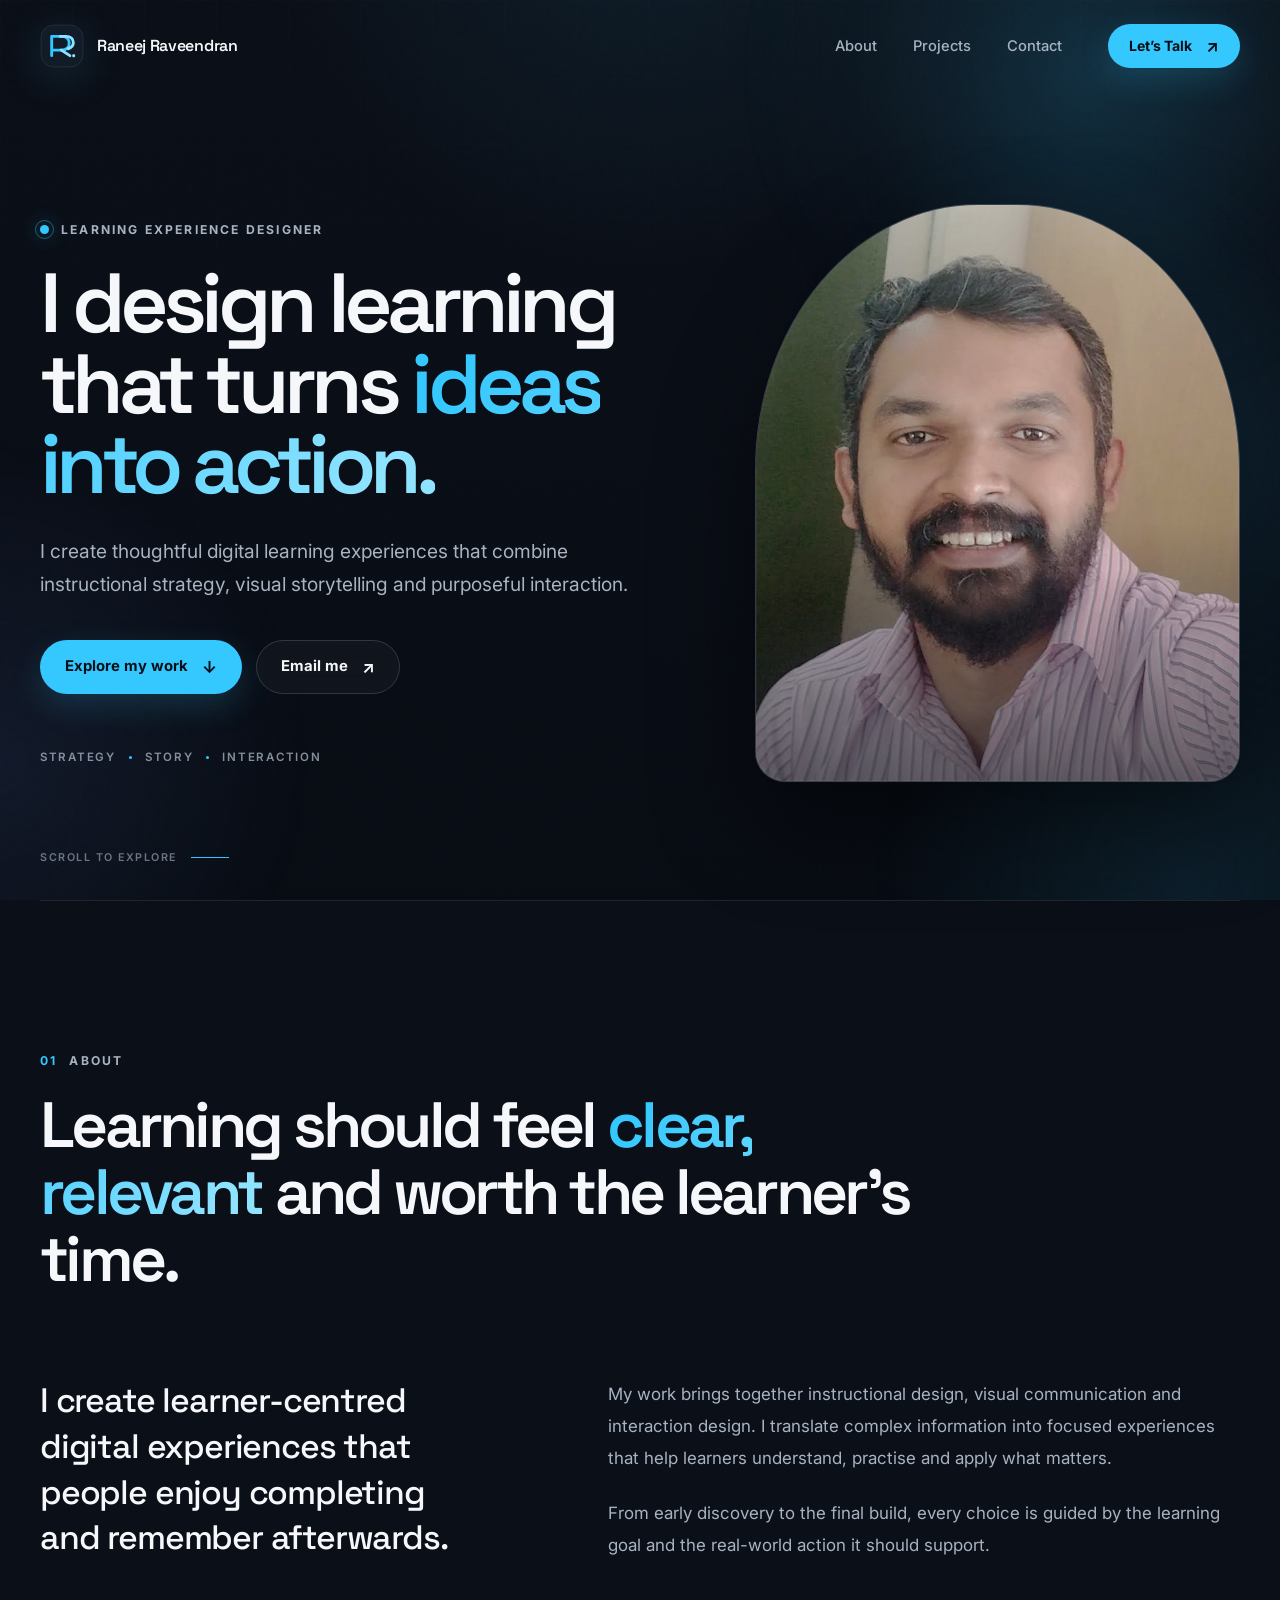
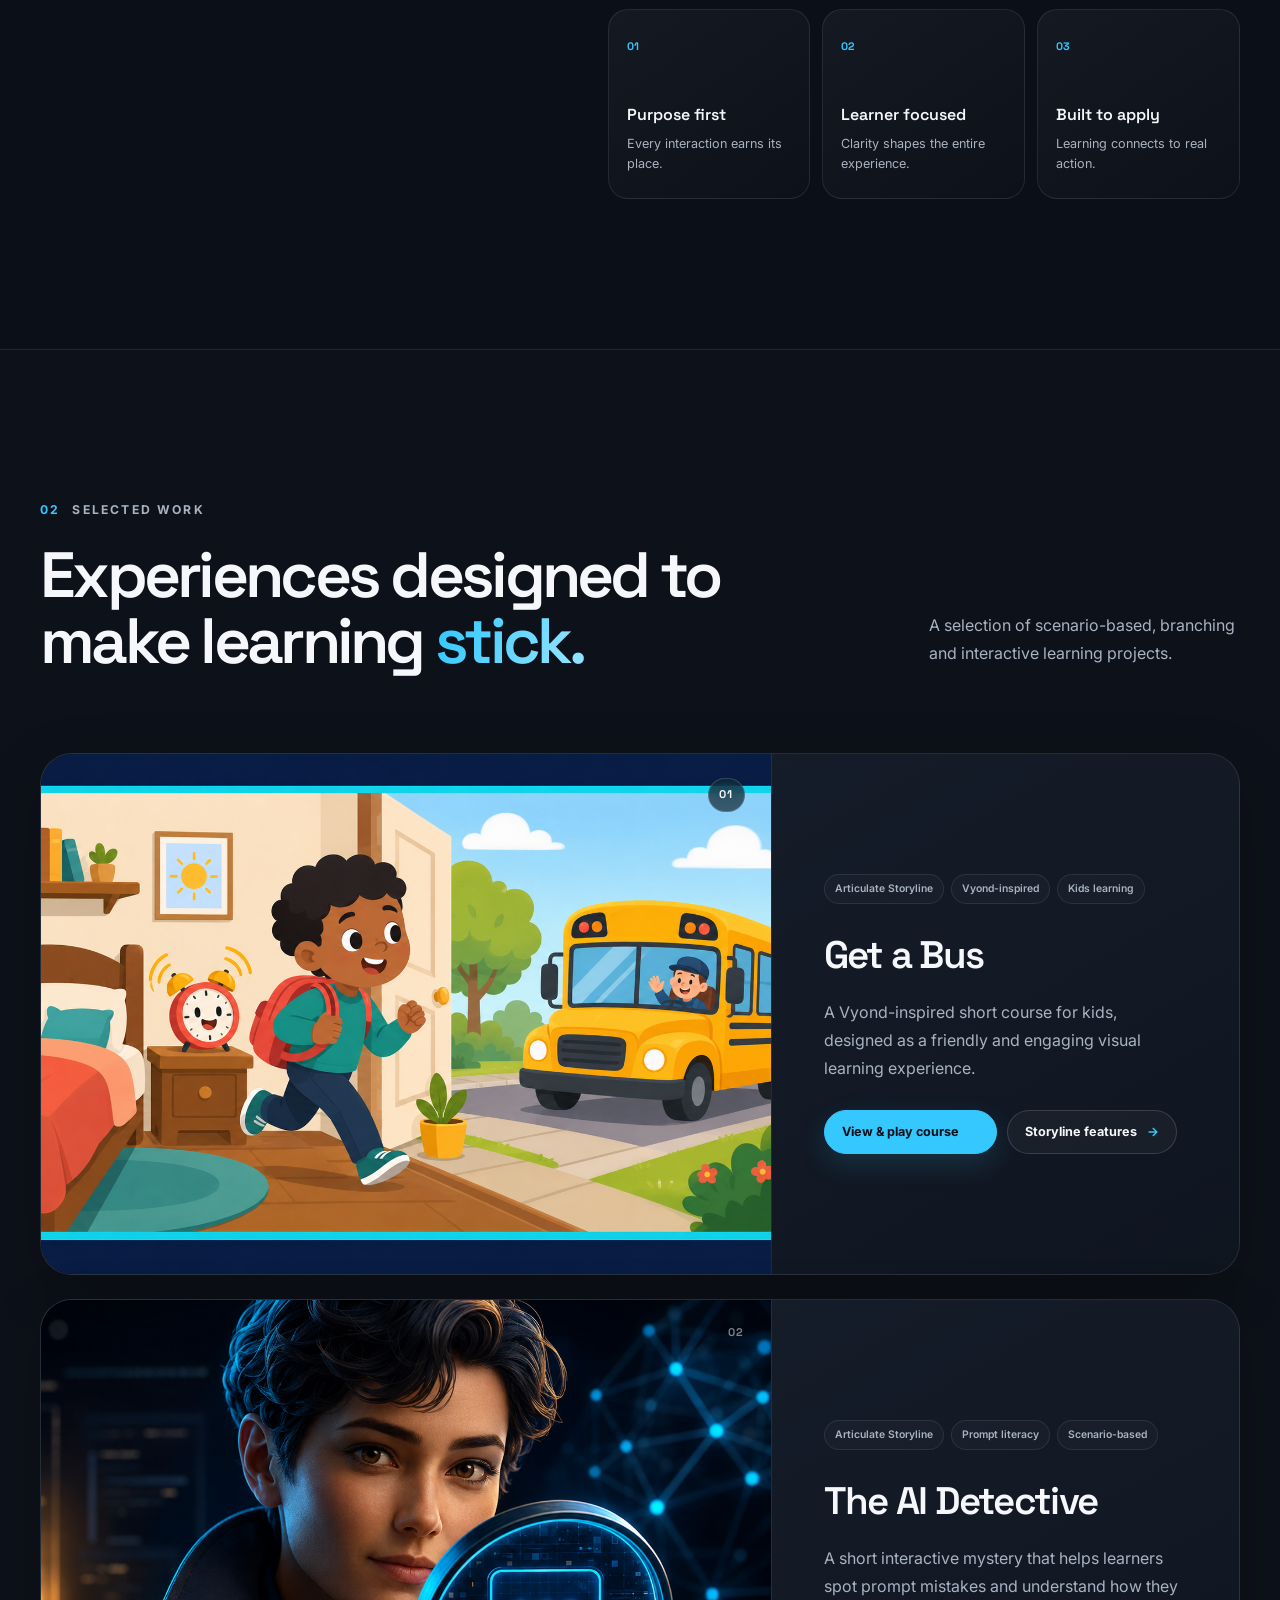
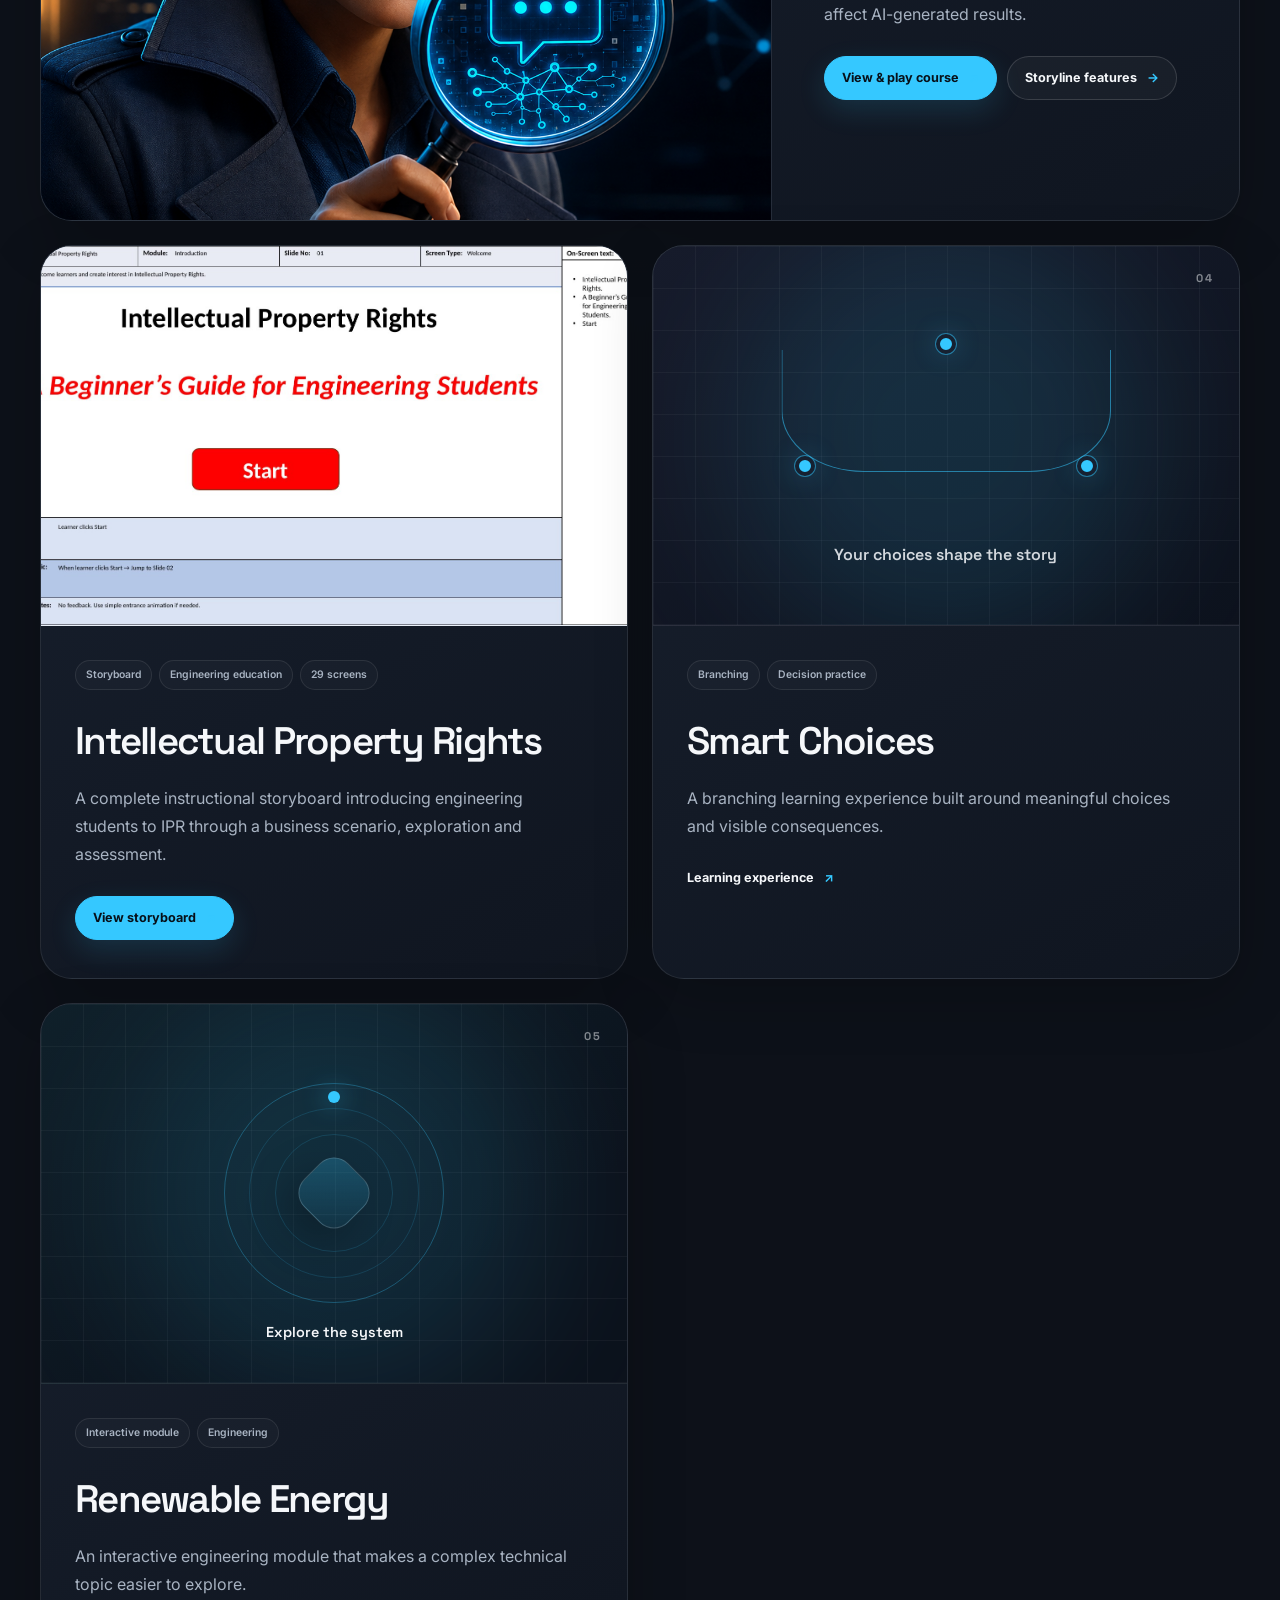
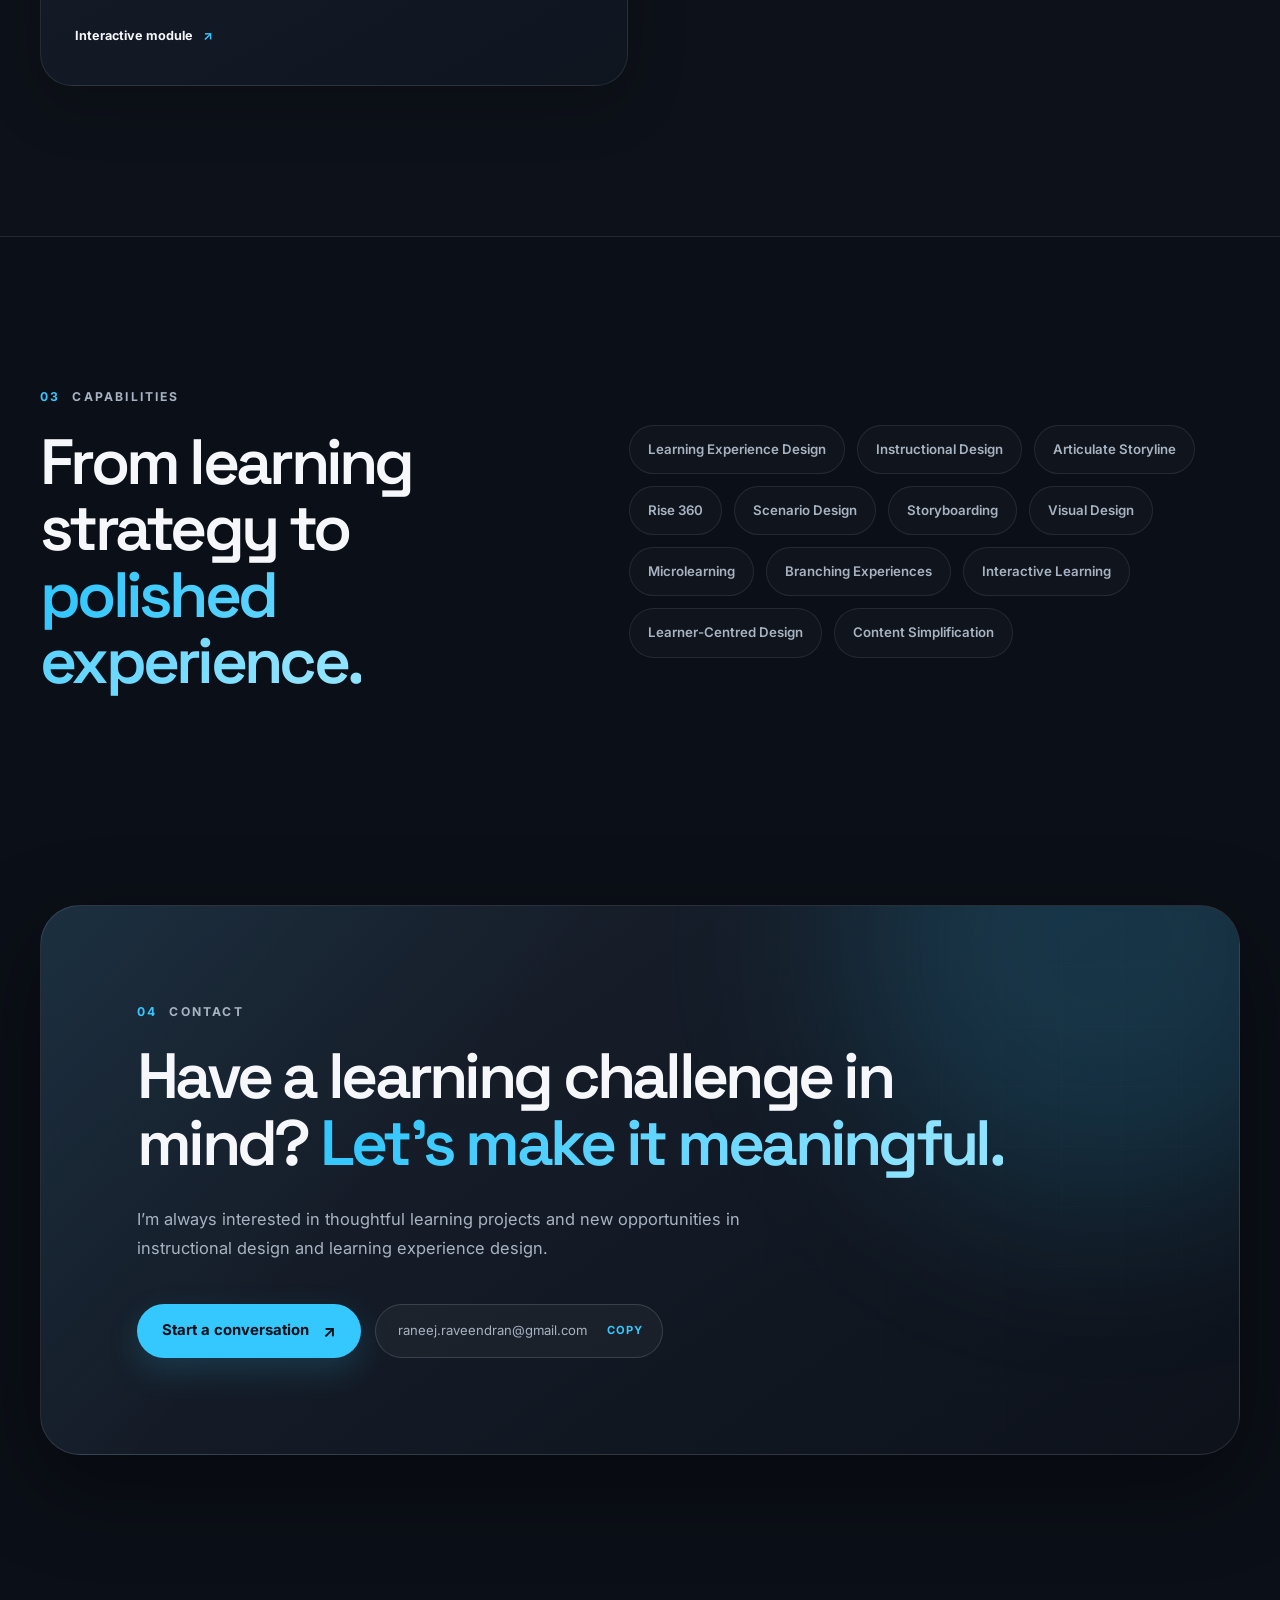
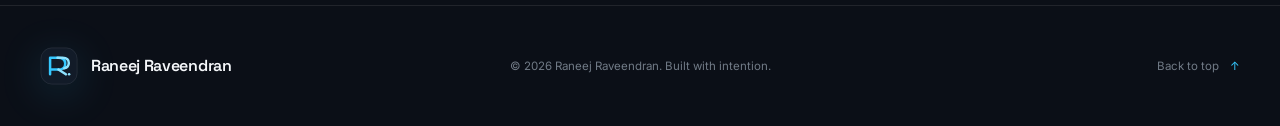
<file: index.html>
<!DOCTYPE html>
<html lang="en">
<head>
  <meta charset="UTF-8">
  <meta name="viewport" content="width=device-width, initial-scale=1">
  <meta name="description" content="Portfolio of Raneej Raveendran, a Learning Experience Designer creating purposeful, engaging digital learning experiences.">
  <meta name="theme-color" content="#0B0F17">
  <title>Raneej Raveendran | Learning Experience Designer</title>
  <link rel="preconnect" href="https://fonts.googleapis.com">
  <link rel="preconnect" href="https://fonts.gstatic.com" crossorigin>
  <link href="https://fonts.googleapis.com/css2?family=Inter:wght@400;500;600;700&family=Space+Grotesk:wght@500;600;700&display=swap" rel="stylesheet">
  <link rel="stylesheet" href="css/style.css?v=4">
</head>

<body>
  <a class="skip-link" href="#main-content">Skip to content</a>

  <div class="site-background" aria-hidden="true">
    <span class="background-orb background-orb--one"></span>
    <span class="background-orb background-orb--two"></span>
    <span class="background-orb background-orb--three"></span>
  </div>

  <header class="site-header" id="site-header">
    <nav class="navbar shell" aria-label="Primary navigation">
      <a class="brand" href="#home" aria-label="Raneej Raveendran — home">
        <svg class="brand__mark" width="44" height="44" viewBox="0 0 64 64" fill="none" xmlns="http://www.w3.org/2000/svg" aria-hidden="true">
          <rect x="1" y="1" width="62" height="62" rx="19" fill="#121B28"/>
          <rect x="1.5" y="1.5" width="61" height="61" rx="18.5" stroke="white" stroke-opacity="0.12"/>
          <path d="M17 46V18H30.5C38 18 42.5 21.8 42.5 28C42.5 34.2 38 38 30.5 38H17" stroke="#35C8FF" stroke-width="4.2" stroke-linecap="round" stroke-linejoin="round"/>
          <path d="M31 38L43.5 46M29.5 18H38C44.5 18 48.5 21.5 48.5 27C48.5 31.6 45.7 34.8 40.8 36" stroke="#8EE3FF" stroke-width="4.2" stroke-linecap="round" stroke-linejoin="round"/>
          <circle cx="49" cy="46" r="2.2" fill="#8EE3FF"/>
        </svg>
        <span class="brand__name">Raneej Raveendran</span>
      </a>

      <button class="menu-toggle" type="button" aria-label="Open navigation" aria-expanded="false" aria-controls="primary-menu">
        <span></span>
        <span></span>
      </button>

      <div class="nav-panel" id="primary-menu">
        <ul class="nav-links">
          <li><a href="#about">About</a></li>
          <li><a href="#projects">Projects</a></li>
          <li><a href="#contact">Contact</a></li>
        </ul>
        <a class="button button--compact button--primary nav-cta" href="mailto:raneej.raveendran@gmail.com">
          Let&rsquo;s Talk
          <span aria-hidden="true">↗</span>
        </a>
      </div>
    </nav>
  </header>

  <main id="main-content">
    <section class="hero shell" id="home">
      <div class="hero__content reveal">
        <p class="eyebrow"><span></span> Learning Experience Designer</p>
        <h1>I design learning that turns <span class="accent-text">ideas into action.</span></h1>
        <p class="hero__intro">I create thoughtful digital learning experiences that combine instructional strategy, visual storytelling and purposeful interaction.</p>

        <div class="hero__actions">
          <a class="button button--primary" href="#projects">
            Explore my work
            <span aria-hidden="true">↓</span>
          </a>
          <a class="button button--ghost" href="mailto:raneej.raveendran@gmail.com">
            Email me
            <span aria-hidden="true">↗</span>
          </a>
        </div>

        <div class="hero__focus" aria-label="Areas of focus">
          <span>Strategy</span>
          <i aria-hidden="true"></i>
          <span>Story</span>
          <i aria-hidden="true"></i>
          <span>Interaction</span>
        </div>
      </div>

      <div class="hero__visual reveal" data-delay="120">
        <div class="portrait-wrap" id="portrait-wrap">
          <div class="portrait-glow" aria-hidden="true"></div>
          <div class="portrait-frame">
            <img src="assets/images/profile.png" alt="Portrait of Raneej Raveendran" width="1920" height="864">
            <div class="portrait-shade" aria-hidden="true"></div>
          </div>

        </div>
      </div>

      <a class="scroll-cue" href="#about" aria-label="Scroll to About section">
        <span>Scroll to explore</span>
        <i aria-hidden="true"></i>
      </a>
    </section>

    <section class="about section shell" id="about">
      <div class="section-heading reveal">
        <p class="section-kicker"><span>01</span> About</p>
        <h2>Learning should feel <span class="accent-text">clear, relevant</span> and worth the learner&rsquo;s time.</h2>
      </div>

      <div class="about__grid">
        <div class="about__statement reveal">
          <p>I create learner-centred digital experiences that people enjoy completing and remember afterwards.</p>
        </div>

        <div class="about__details reveal" data-delay="100">
          <p>My work brings together instructional design, visual communication and interaction design. I translate complex information into focused experiences that help learners understand, practise and apply what matters.</p>
          <p>From early discovery to the final build, every choice is guided by the learning goal and the real-world action it should support.</p>

          <div class="principles" aria-label="Design principles">
            <article>
              <span>01</span>
              <h3>Purpose first</h3>
              <p>Every interaction earns its place.</p>
            </article>
            <article>
              <span>02</span>
              <h3>Learner focused</h3>
              <p>Clarity shapes the entire experience.</p>
            </article>
            <article>
              <span>03</span>
              <h3>Built to apply</h3>
              <p>Learning connects to real action.</p>
            </article>
          </div>
        </div>
      </div>
    </section>

    <section class="projects section" id="projects">
      <div class="shell">
        <div class="section-heading section-heading--split reveal">
          <div>
            <p class="section-kicker"><span>02</span> Selected work</p>
            <h2>Experiences designed to make learning <span class="accent-text">stick.</span></h2>
          </div>
          <p>A selection of scenario-based, branching and interactive learning projects.</p>
        </div>

        <div class="project-grid">
          <article class="project-card project-card--featured reveal interactive-card">
            <div class="project-card__visual project-visual project-visual--bus">
              <span class="project-number">01</span>
              <img class="project-thumbnail" src="assets/images/get-a-bus-thumbnail.png" alt="Illustrated child hurrying to catch a waiting school bus" width="1672" height="941">
            </div>
            <div class="project-card__body">
              <div class="project-card__meta">
                <span>Articulate Storyline</span>
                <span>Vyond-inspired</span>
                <span>Kids learning</span>
              </div>
              <h3>Get a Bus</h3>
              <p>A Vyond-inspired short course for kids, designed as a friendly and engaging visual learning experience.</p>
              <div class="project-card__actions">
                <a class="project-card__link project-card__link--primary" href="projects/get-a-bus/index.html">View &amp; play course <i aria-hidden="true">↗</i></a>
                <a class="project-card__link project-card__link--secondary" href="projects/get-a-bus/index.html#storyline-features">Storyline features <i aria-hidden="true">→</i></a>
              </div>
            </div>
          </article>

          <article class="project-card project-card--featured reveal interactive-card" data-delay="80">
            <div class="project-card__visual project-visual project-visual--detective">
              <span class="project-number">02</span>
              <img class="project-thumbnail" src="assets/images/ai-detective-thumbnail.png" alt="AI Detective interactive course title screen" width="1920" height="1080">
            </div>
            <div class="project-card__body">
              <div class="project-card__meta">
                <span>Articulate Storyline</span>
                <span>Prompt literacy</span>
                <span>Scenario-based</span>
              </div>
              <h3>The AI Detective</h3>
              <p>A short interactive mystery that helps learners spot prompt mistakes and understand how they affect AI-generated results.</p>
              <div class="project-card__actions">
                <a class="project-card__link project-card__link--primary" href="projects/ai-detective/index.html">View &amp; play course <i aria-hidden="true">↗</i></a>
                <a class="project-card__link project-card__link--secondary" href="projects/ai-detective/index.html#storyline-features">Storyline features <i aria-hidden="true">→</i></a>
              </div>
            </div>
          </article>

          <article class="project-card reveal interactive-card" data-delay="120">
            <div class="project-card__visual project-visual project-visual--storyboard">
              <span class="project-number">03</span>
              <img class="project-thumbnail" src="assets/images/ipr-storyboard-thumbnail.jpg" alt="Intellectual Property Rights storyboard opening screen" width="1601" height="900">
            </div>
            <div class="project-card__body">
              <div class="project-card__meta">
                <span>Storyboard</span>
                <span>Engineering education</span>
                <span>29 screens</span>
              </div>
              <h3>Intellectual Property Rights</h3>
              <p>A complete instructional storyboard introducing engineering students to IPR through a business scenario, exploration and assessment.</p>
              <div class="project-card__actions">
                <a class="project-card__link project-card__link--primary" href="projects/ipr-storyboard/index.html">View storyboard <i aria-hidden="true">↗</i></a>
              </div>
            </div>
          </article>

          <article class="project-card reveal interactive-card" data-delay="80">
            <div class="project-card__visual project-visual project-visual--choices">
              <span class="project-number">04</span>

              <div class="choice-map" aria-hidden="true">
                <span class="choice-node choice-node--start"></span>
                <span class="choice-path choice-path--one"></span>
                <span class="choice-path choice-path--two"></span>
                <span class="choice-node choice-node--one"></span>
                <span class="choice-node choice-node--two"></span>
                <strong>Your choices shape the story</strong>
              </div>
            </div>
            <div class="project-card__body">
              <div class="project-card__meta">
                <span>Branching</span>
                <span>Decision practice</span>
              </div>
              <h3>Smart Choices</h3>
              <p>A branching learning experience built around meaningful choices and visible consequences.</p>
              <span class="project-card__link">Learning experience <i aria-hidden="true">↗</i></span>
            </div>
          </article>

          <article class="project-card reveal interactive-card" data-delay="140">
            <div class="project-card__visual project-visual project-visual--energy">
              <span class="project-number">05</span>

              <div class="energy-orbit" aria-hidden="true">
                <span></span>
                <i></i>
                <strong>Explore the system</strong>
              </div>
            </div>
            <div class="project-card__body">
              <div class="project-card__meta">
                <span>Interactive module</span>
                <span>Engineering</span>
              </div>
              <h3>Renewable Energy</h3>
              <p>An interactive engineering module that makes a complex technical topic easier to explore.</p>
              <span class="project-card__link">Interactive module <i aria-hidden="true">↗</i></span>
            </div>
          </article>
        </div>
      </div>
    </section>

    <section class="skills section shell" id="skills">
      <div class="skills__layout">
        <div class="section-heading reveal">
          <p class="section-kicker"><span>03</span> Capabilities</p>
          <h2>From learning strategy to <span class="accent-text">polished experience.</span></h2>
        </div>

        <div class="skill-cloud reveal" data-delay="100" aria-label="Skills and tools">
          <span>Learning Experience Design</span>
          <span>Instructional Design</span>
          <span>Articulate Storyline</span>
          <span>Rise 360</span>
          <span>Scenario Design</span>
          <span>Storyboarding</span>
          <span>Visual Design</span>
          <span>Microlearning</span>
          <span>Branching Experiences</span>
          <span>Interactive Learning</span>
          <span>Learner-Centred Design</span>
          <span>Content Simplification</span>
        </div>
      </div>
    </section>

    <section class="contact section shell" id="contact">
      <div class="contact-card reveal">
        <span class="contact-card__glow" aria-hidden="true"></span>
        <div class="contact-card__content">
          <p class="section-kicker"><span>04</span> Contact</p>
          <h2>Have a learning challenge in mind? <span class="accent-text">Let&rsquo;s make it meaningful.</span></h2>
          <p>I&rsquo;m always interested in thoughtful learning projects and new opportunities in instructional design and learning experience design.</p>

          <div class="contact-card__actions">
            <a class="button button--primary" href="mailto:raneej.raveendran@gmail.com">
              Start a conversation
              <span aria-hidden="true">↗</span>
            </a>
            <button class="email-copy" type="button" data-email="raneej.raveendran@gmail.com" aria-label="Copy email address">
              <span class="email-copy__label">raneej.raveendran@gmail.com</span>
              <span class="email-copy__action">Copy</span>
            </button>
          </div>
        </div>
      </div>
    </section>
  </main>

  <footer class="site-footer">
    <div class="shell site-footer__inner">
      <a class="brand brand--footer" href="#home" aria-label="Back to top">
        <svg class="brand__mark" width="38" height="38" viewBox="0 0 64 64" fill="none" xmlns="http://www.w3.org/2000/svg" aria-hidden="true">
          <rect x="1" y="1" width="62" height="62" rx="19" fill="#121B28"/>
          <rect x="1.5" y="1.5" width="61" height="61" rx="18.5" stroke="white" stroke-opacity="0.12"/>
          <path d="M17 46V18H30.5C38 18 42.5 21.8 42.5 28C42.5 34.2 38 38 30.5 38H17" stroke="#35C8FF" stroke-width="4.2" stroke-linecap="round" stroke-linejoin="round"/>
          <path d="M31 38L43.5 46M29.5 18H38C44.5 18 48.5 21.5 48.5 27C48.5 31.6 45.7 34.8 40.8 36" stroke="#8EE3FF" stroke-width="4.2" stroke-linecap="round" stroke-linejoin="round"/>
          <circle cx="49" cy="46" r="2.2" fill="#8EE3FF"/>
        </svg>
        <span class="brand__name">Raneej Raveendran</span>
      </a>
      <p>&copy; <span id="current-year">2026</span> Raneej Raveendran. Built with intention.</p>
      <a class="back-to-top" href="#home">Back to top <span aria-hidden="true">↑</span></a>
    </div>
  </footer>

  <script src="js/main.js?v=2"></script>
</body>
</html>
</file>
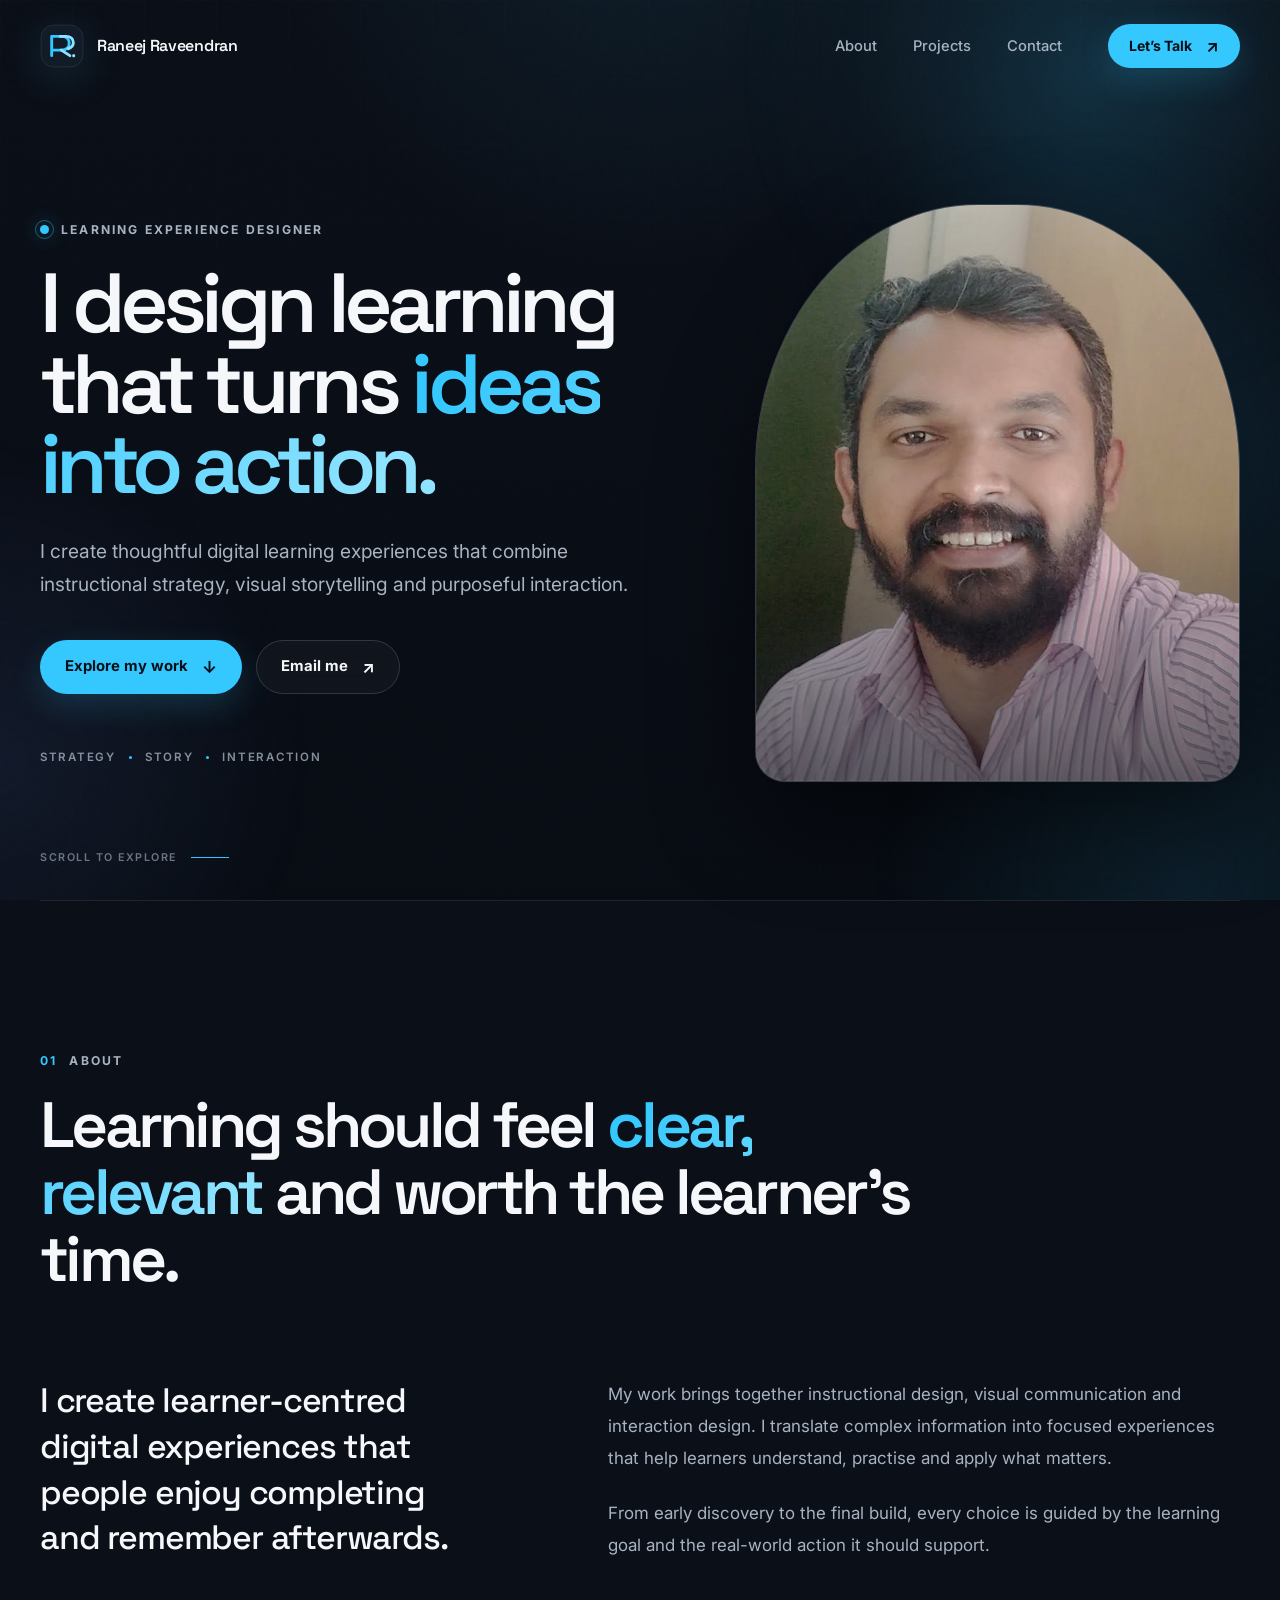
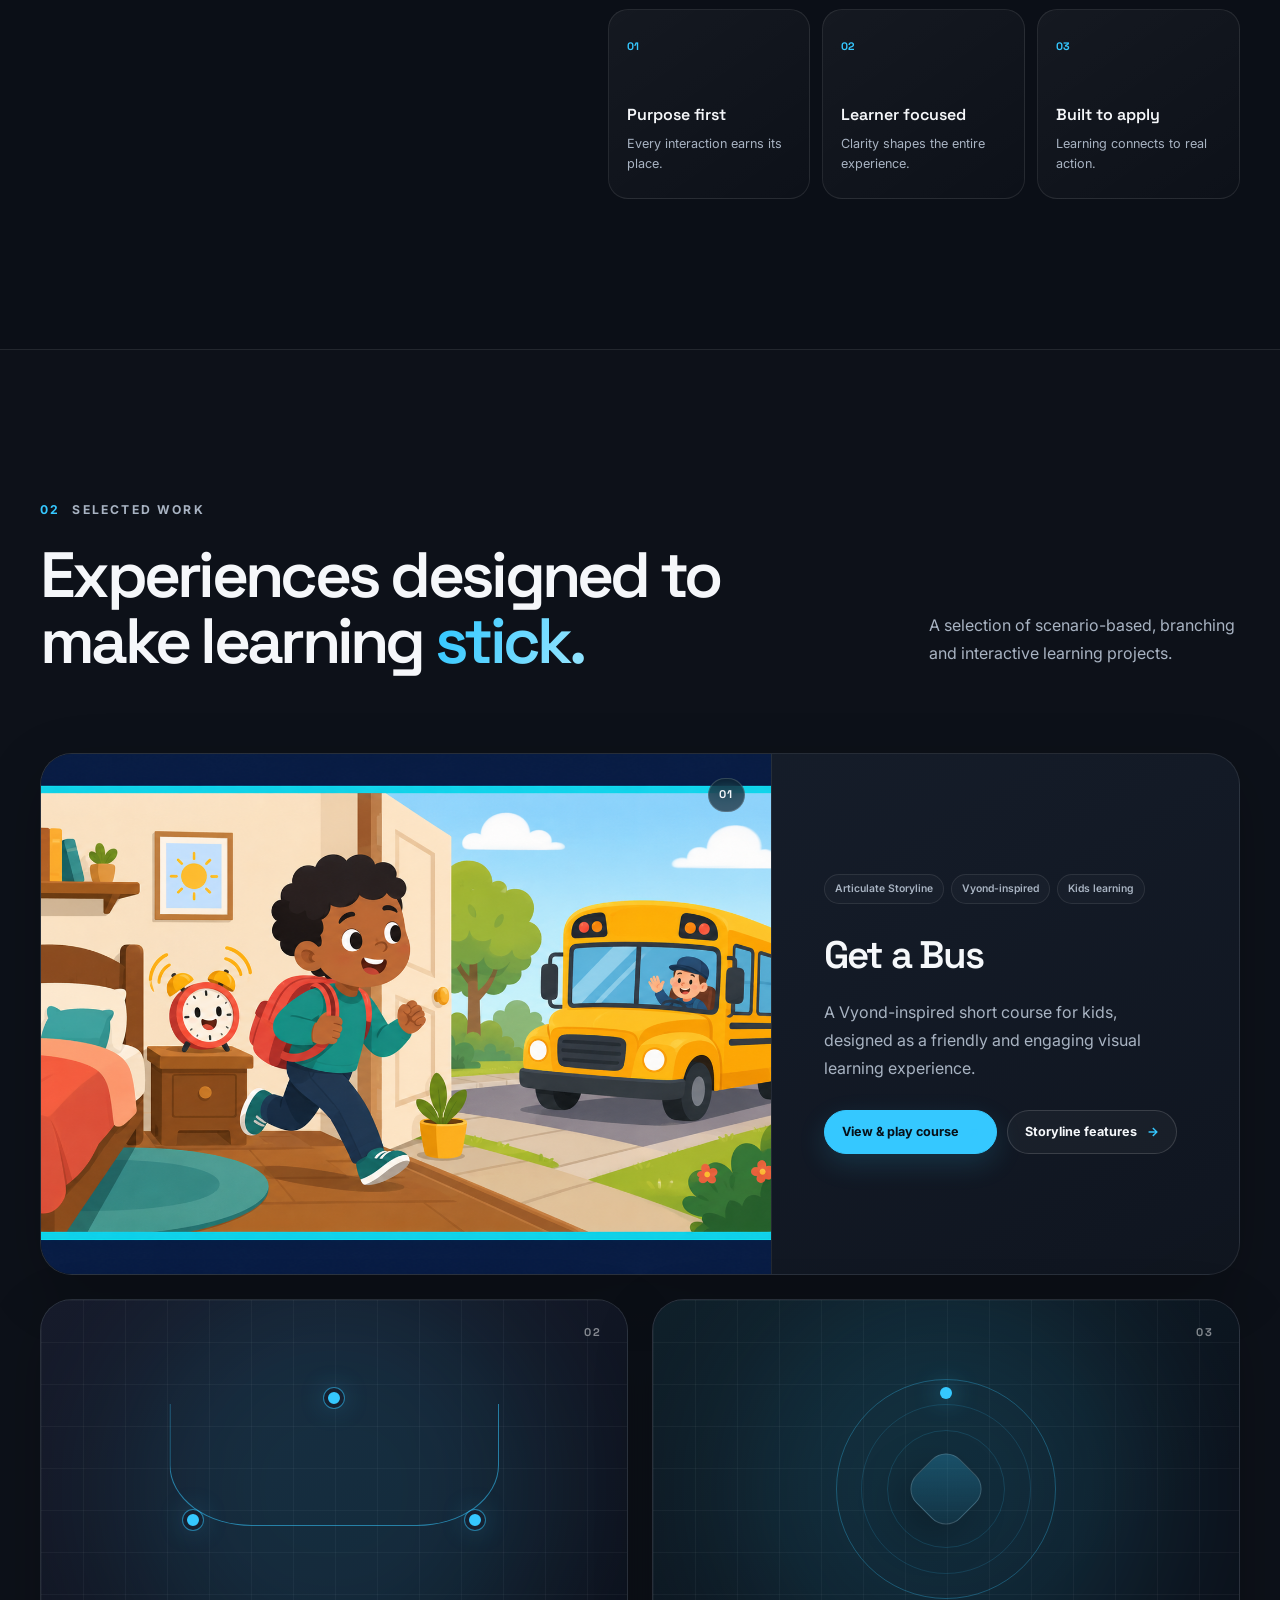
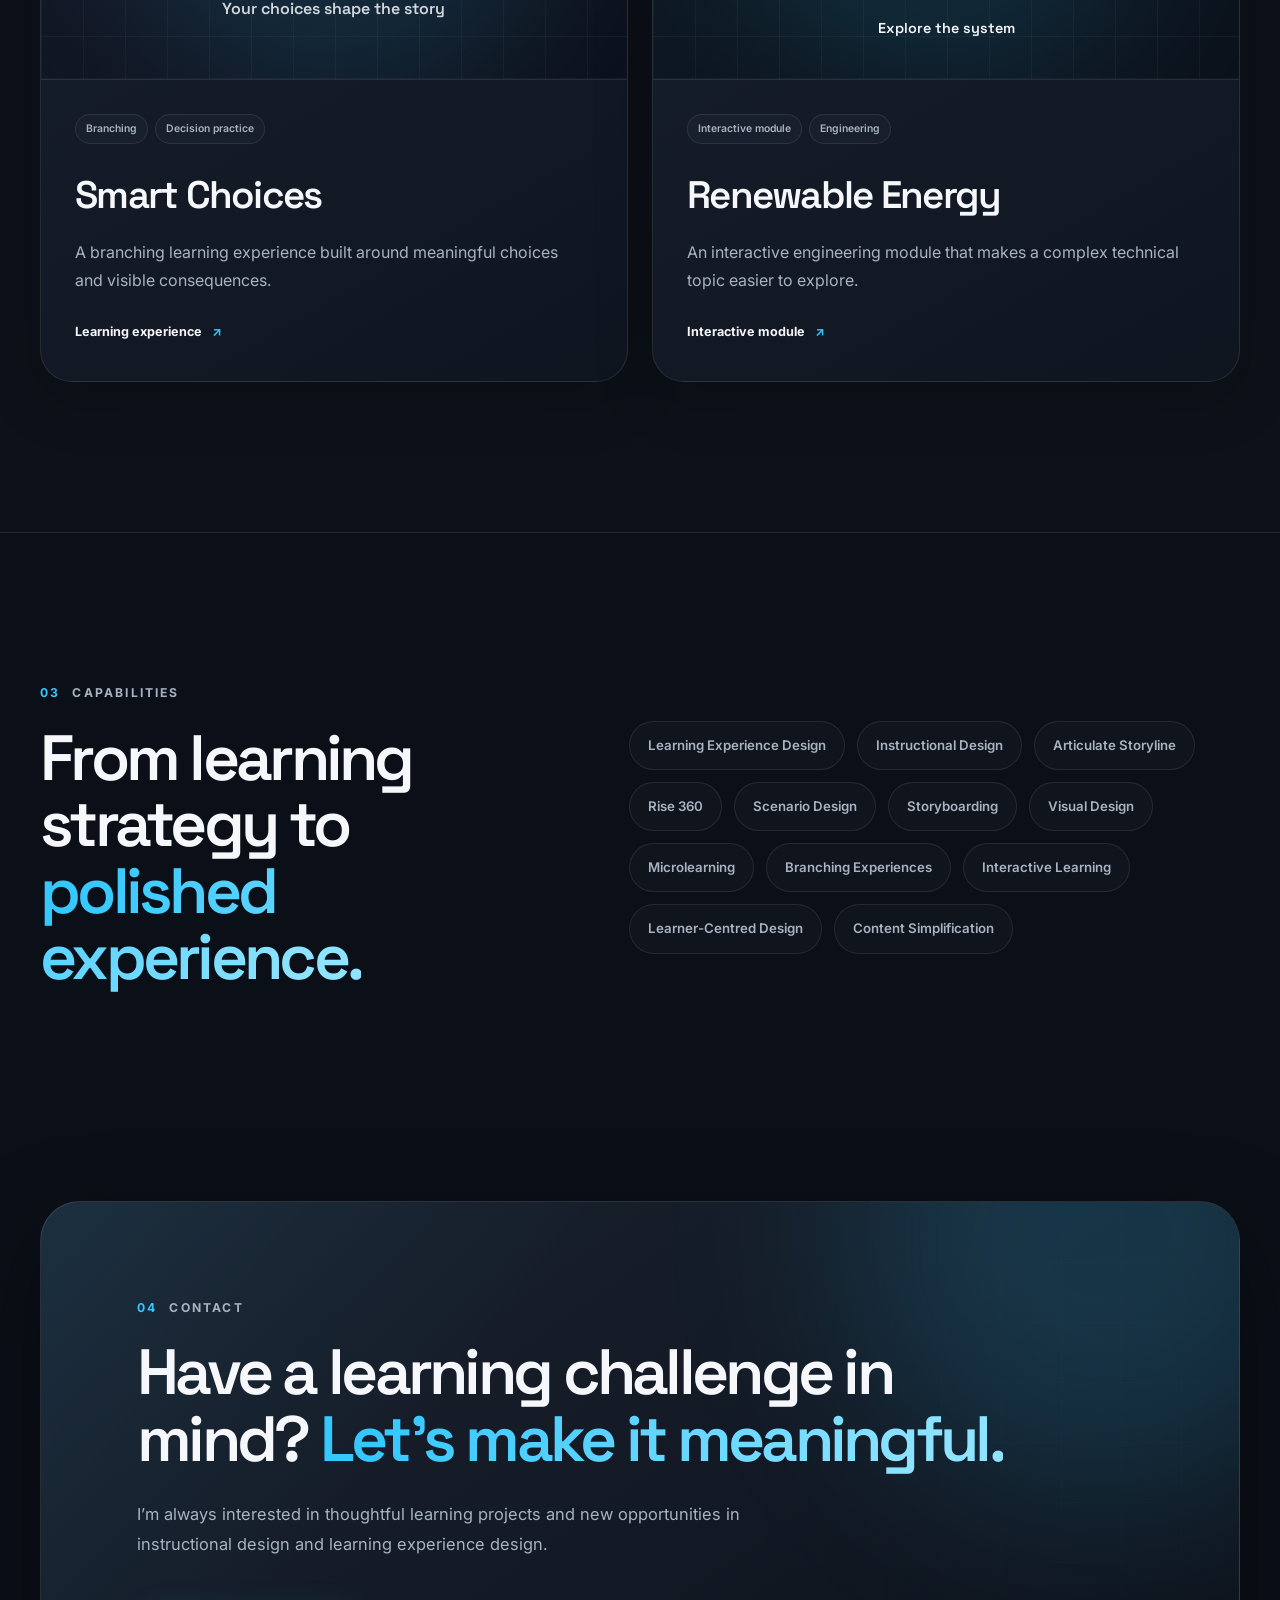
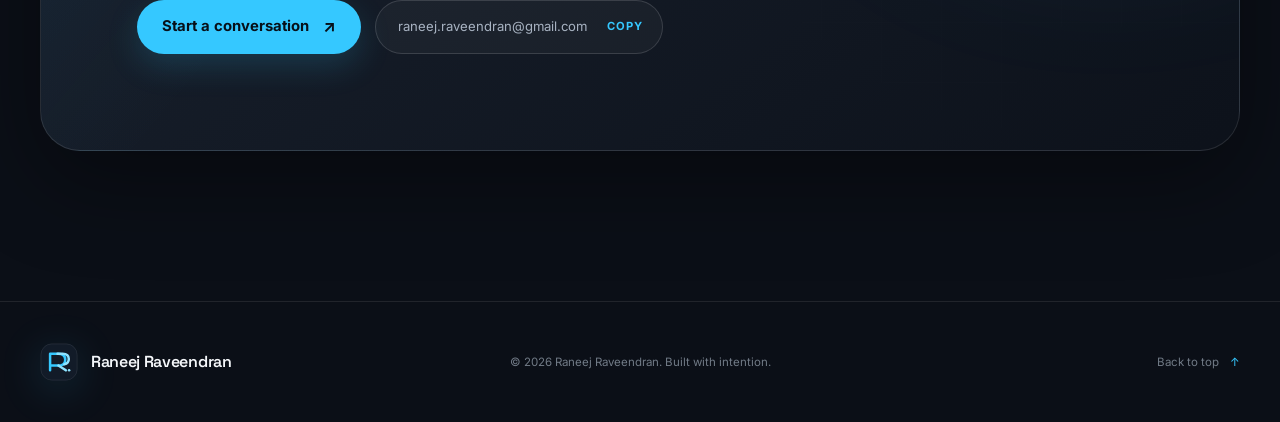
<file: assets/index.html>
<!DOCTYPE html>
<html lang="en">
<head>
  <meta charset="UTF-8">
  <meta name="viewport" content="width=device-width, initial-scale=1">
  <meta name="description" content="Portfolio of Raneej Raveendran, a Learning Experience Designer creating purposeful, engaging digital learning experiences.">
  <meta name="theme-color" content="#0B0F17">
  <title>Raneej Raveendran | Learning Experience Designer</title>
  <link rel="preconnect" href="https://fonts.googleapis.com">
  <link rel="preconnect" href="https://fonts.gstatic.com" crossorigin>
  <link href="https://fonts.googleapis.com/css2?family=Inter:wght@400;500;600;700&family=Space+Grotesk:wght@500;600;700&display=swap" rel="stylesheet">
  <link rel="stylesheet" href="css/style.css?v=4">
</head>

<body>
  <a class="skip-link" href="#main-content">Skip to content</a>

  <div class="site-background" aria-hidden="true">
    <span class="background-orb background-orb--one"></span>
    <span class="background-orb background-orb--two"></span>
    <span class="background-orb background-orb--three"></span>
  </div>

  <header class="site-header" id="site-header">
    <nav class="navbar shell" aria-label="Primary navigation">
      <a class="brand" href="#home" aria-label="Raneej Raveendran — home">
        <svg class="brand__mark" width="44" height="44" viewBox="0 0 64 64" fill="none" xmlns="http://www.w3.org/2000/svg" aria-hidden="true">
          <rect x="1" y="1" width="62" height="62" rx="19" fill="#121B28"/>
          <rect x="1.5" y="1.5" width="61" height="61" rx="18.5" stroke="white" stroke-opacity="0.12"/>
          <path d="M17 46V18H30.5C38 18 42.5 21.8 42.5 28C42.5 34.2 38 38 30.5 38H17" stroke="#35C8FF" stroke-width="4.2" stroke-linecap="round" stroke-linejoin="round"/>
          <path d="M31 38L43.5 46M29.5 18H38C44.5 18 48.5 21.5 48.5 27C48.5 31.6 45.7 34.8 40.8 36" stroke="#8EE3FF" stroke-width="4.2" stroke-linecap="round" stroke-linejoin="round"/>
          <circle cx="49" cy="46" r="2.2" fill="#8EE3FF"/>
        </svg>
        <span class="brand__name">Raneej Raveendran</span>
      </a>

      <button class="menu-toggle" type="button" aria-label="Open navigation" aria-expanded="false" aria-controls="primary-menu">
        <span></span>
        <span></span>
      </button>

      <div class="nav-panel" id="primary-menu">
        <ul class="nav-links">
          <li><a href="#about">About</a></li>
          <li><a href="#projects">Projects</a></li>
          <li><a href="#contact">Contact</a></li>
        </ul>
        <a class="button button--compact button--primary nav-cta" href="mailto:raneej.raveendran@gmail.com">
          Let&rsquo;s Talk
          <span aria-hidden="true">↗</span>
        </a>
      </div>
    </nav>
  </header>

  <main id="main-content">
    <section class="hero shell" id="home">
      <div class="hero__content reveal">
        <p class="eyebrow"><span></span> Learning Experience Designer</p>
        <h1>I design learning that turns <span class="accent-text">ideas into action.</span></h1>
        <p class="hero__intro">I create thoughtful digital learning experiences that combine instructional strategy, visual storytelling and purposeful interaction.</p>

        <div class="hero__actions">
          <a class="button button--primary" href="#projects">
            Explore my work
            <span aria-hidden="true">↓</span>
          </a>
          <a class="button button--ghost" href="mailto:raneej.raveendran@gmail.com">
            Email me
            <span aria-hidden="true">↗</span>
          </a>
        </div>

        <div class="hero__focus" aria-label="Areas of focus">
          <span>Strategy</span>
          <i aria-hidden="true"></i>
          <span>Story</span>
          <i aria-hidden="true"></i>
          <span>Interaction</span>
        </div>
      </div>

      <div class="hero__visual reveal" data-delay="120">
        <div class="portrait-wrap" id="portrait-wrap">
          <div class="portrait-glow" aria-hidden="true"></div>
          <div class="portrait-frame">
            <img src="assets/images/profile.png" alt="Portrait of Raneej Raveendran" width="1920" height="864">
            <div class="portrait-shade" aria-hidden="true"></div>
          </div>

        </div>
      </div>

      <a class="scroll-cue" href="#about" aria-label="Scroll to About section">
        <span>Scroll to explore</span>
        <i aria-hidden="true"></i>
      </a>
    </section>

    <section class="about section shell" id="about">
      <div class="section-heading reveal">
        <p class="section-kicker"><span>01</span> About</p>
        <h2>Learning should feel <span class="accent-text">clear, relevant</span> and worth the learner&rsquo;s time.</h2>
      </div>

      <div class="about__grid">
        <div class="about__statement reveal">
          <p>I create learner-centred digital experiences that people enjoy completing and remember afterwards.</p>
        </div>

        <div class="about__details reveal" data-delay="100">
          <p>My work brings together instructional design, visual communication and interaction design. I translate complex information into focused experiences that help learners understand, practise and apply what matters.</p>
          <p>From early discovery to the final build, every choice is guided by the learning goal and the real-world action it should support.</p>

          <div class="principles" aria-label="Design principles">
            <article>
              <span>01</span>
              <h3>Purpose first</h3>
              <p>Every interaction earns its place.</p>
            </article>
            <article>
              <span>02</span>
              <h3>Learner focused</h3>
              <p>Clarity shapes the entire experience.</p>
            </article>
            <article>
              <span>03</span>
              <h3>Built to apply</h3>
              <p>Learning connects to real action.</p>
            </article>
          </div>
        </div>
      </div>
    </section>

    <section class="projects section" id="projects">
      <div class="shell">
        <div class="section-heading section-heading--split reveal">
          <div>
            <p class="section-kicker"><span>02</span> Selected work</p>
            <h2>Experiences designed to make learning <span class="accent-text">stick.</span></h2>
          </div>
          <p>A selection of scenario-based, branching and interactive learning projects.</p>
        </div>

        <div class="project-grid">
          <article class="project-card project-card--featured reveal interactive-card">
            <div class="project-card__visual project-visual project-visual--bus">
              <span class="project-number">01</span>
              <img class="project-thumbnail" src="assets/images/get-a-bus-thumbnail.png" alt="Illustrated child hurrying to catch a waiting school bus" width="1672" height="941">
            </div>
            <div class="project-card__body">
              <div class="project-card__meta">
                <span>Articulate Storyline</span>
                <span>Vyond-inspired</span>
                <span>Kids learning</span>
              </div>
              <h3>Get a Bus</h3>
              <p>A Vyond-inspired short course for kids, designed as a friendly and engaging visual learning experience.</p>
              <div class="project-card__actions">
                <a class="project-card__link project-card__link--primary" href="projects/get-a-bus/index.html">View &amp; play course <i aria-hidden="true">↗</i></a>
                <a class="project-card__link project-card__link--secondary" href="projects/get-a-bus/index.html#storyline-features">Storyline features <i aria-hidden="true">→</i></a>
              </div>
            </div>
          </article>

          <article class="project-card reveal interactive-card" data-delay="80">
            <div class="project-card__visual project-visual project-visual--choices">
              <span class="project-number">02</span>
              <div class="choice-map" aria-hidden="true">
                <span class="choice-node choice-node--start"></span>
                <span class="choice-path choice-path--one"></span>
                <span class="choice-path choice-path--two"></span>
                <span class="choice-node choice-node--one"></span>
                <span class="choice-node choice-node--two"></span>
                <strong>Your choices shape the story</strong>
              </div>
            </div>
            <div class="project-card__body">
              <div class="project-card__meta">
                <span>Branching</span>
                <span>Decision practice</span>
              </div>
              <h3>Smart Choices</h3>
              <p>A branching learning experience built around meaningful choices and visible consequences.</p>
              <span class="project-card__link">Learning experience <i aria-hidden="true">↗</i></span>
            </div>
          </article>

          <article class="project-card reveal interactive-card" data-delay="140">
            <div class="project-card__visual project-visual project-visual--energy">
              <span class="project-number">03</span>
              <div class="energy-orbit" aria-hidden="true">
                <span></span>
                <i></i>
                <strong>Explore the system</strong>
              </div>
            </div>
            <div class="project-card__body">
              <div class="project-card__meta">
                <span>Interactive module</span>
                <span>Engineering</span>
              </div>
              <h3>Renewable Energy</h3>
              <p>An interactive engineering module that makes a complex technical topic easier to explore.</p>
              <span class="project-card__link">Interactive module <i aria-hidden="true">↗</i></span>
            </div>
          </article>
        </div>
      </div>
    </section>

    <section class="skills section shell" id="skills">
      <div class="skills__layout">
        <div class="section-heading reveal">
          <p class="section-kicker"><span>03</span> Capabilities</p>
          <h2>From learning strategy to <span class="accent-text">polished experience.</span></h2>
        </div>

        <div class="skill-cloud reveal" data-delay="100" aria-label="Skills and tools">
          <span>Learning Experience Design</span>
          <span>Instructional Design</span>
          <span>Articulate Storyline</span>
          <span>Rise 360</span>
          <span>Scenario Design</span>
          <span>Storyboarding</span>
          <span>Visual Design</span>
          <span>Microlearning</span>
          <span>Branching Experiences</span>
          <span>Interactive Learning</span>
          <span>Learner-Centred Design</span>
          <span>Content Simplification</span>
        </div>
      </div>
    </section>

    <section class="contact section shell" id="contact">
      <div class="contact-card reveal">
        <span class="contact-card__glow" aria-hidden="true"></span>
        <div class="contact-card__content">
          <p class="section-kicker"><span>04</span> Contact</p>
          <h2>Have a learning challenge in mind? <span class="accent-text">Let&rsquo;s make it meaningful.</span></h2>
          <p>I&rsquo;m always interested in thoughtful learning projects and new opportunities in instructional design and learning experience design.</p>

          <div class="contact-card__actions">
            <a class="button button--primary" href="mailto:raneej.raveendran@gmail.com">
              Start a conversation
              <span aria-hidden="true">↗</span>
            </a>
            <button class="email-copy" type="button" data-email="raneej.raveendran@gmail.com" aria-label="Copy email address">
              <span class="email-copy__label">raneej.raveendran@gmail.com</span>
              <span class="email-copy__action">Copy</span>
            </button>
          </div>
        </div>
      </div>
    </section>
  </main>

  <footer class="site-footer">
    <div class="shell site-footer__inner">
      <a class="brand brand--footer" href="#home" aria-label="Back to top">
        <svg class="brand__mark" width="38" height="38" viewBox="0 0 64 64" fill="none" xmlns="http://www.w3.org/2000/svg" aria-hidden="true">
          <rect x="1" y="1" width="62" height="62" rx="19" fill="#121B28"/>
          <rect x="1.5" y="1.5" width="61" height="61" rx="18.5" stroke="white" stroke-opacity="0.12"/>
          <path d="M17 46V18H30.5C38 18 42.5 21.8 42.5 28C42.5 34.2 38 38 30.5 38H17" stroke="#35C8FF" stroke-width="4.2" stroke-linecap="round" stroke-linejoin="round"/>
          <path d="M31 38L43.5 46M29.5 18H38C44.5 18 48.5 21.5 48.5 27C48.5 31.6 45.7 34.8 40.8 36" stroke="#8EE3FF" stroke-width="4.2" stroke-linecap="round" stroke-linejoin="round"/>
          <circle cx="49" cy="46" r="2.2" fill="#8EE3FF"/>
        </svg>
        <span class="brand__name">Raneej Raveendran</span>
      </a>
      <p>&copy; <span id="current-year">2026</span> Raneej Raveendran. Built with intention.</p>
      <a class="back-to-top" href="#home">Back to top <span aria-hidden="true">↑</span></a>
    </div>
  </footer>

  <script src="js/main.js?v=2"></script>
</body>
</html>
</file>
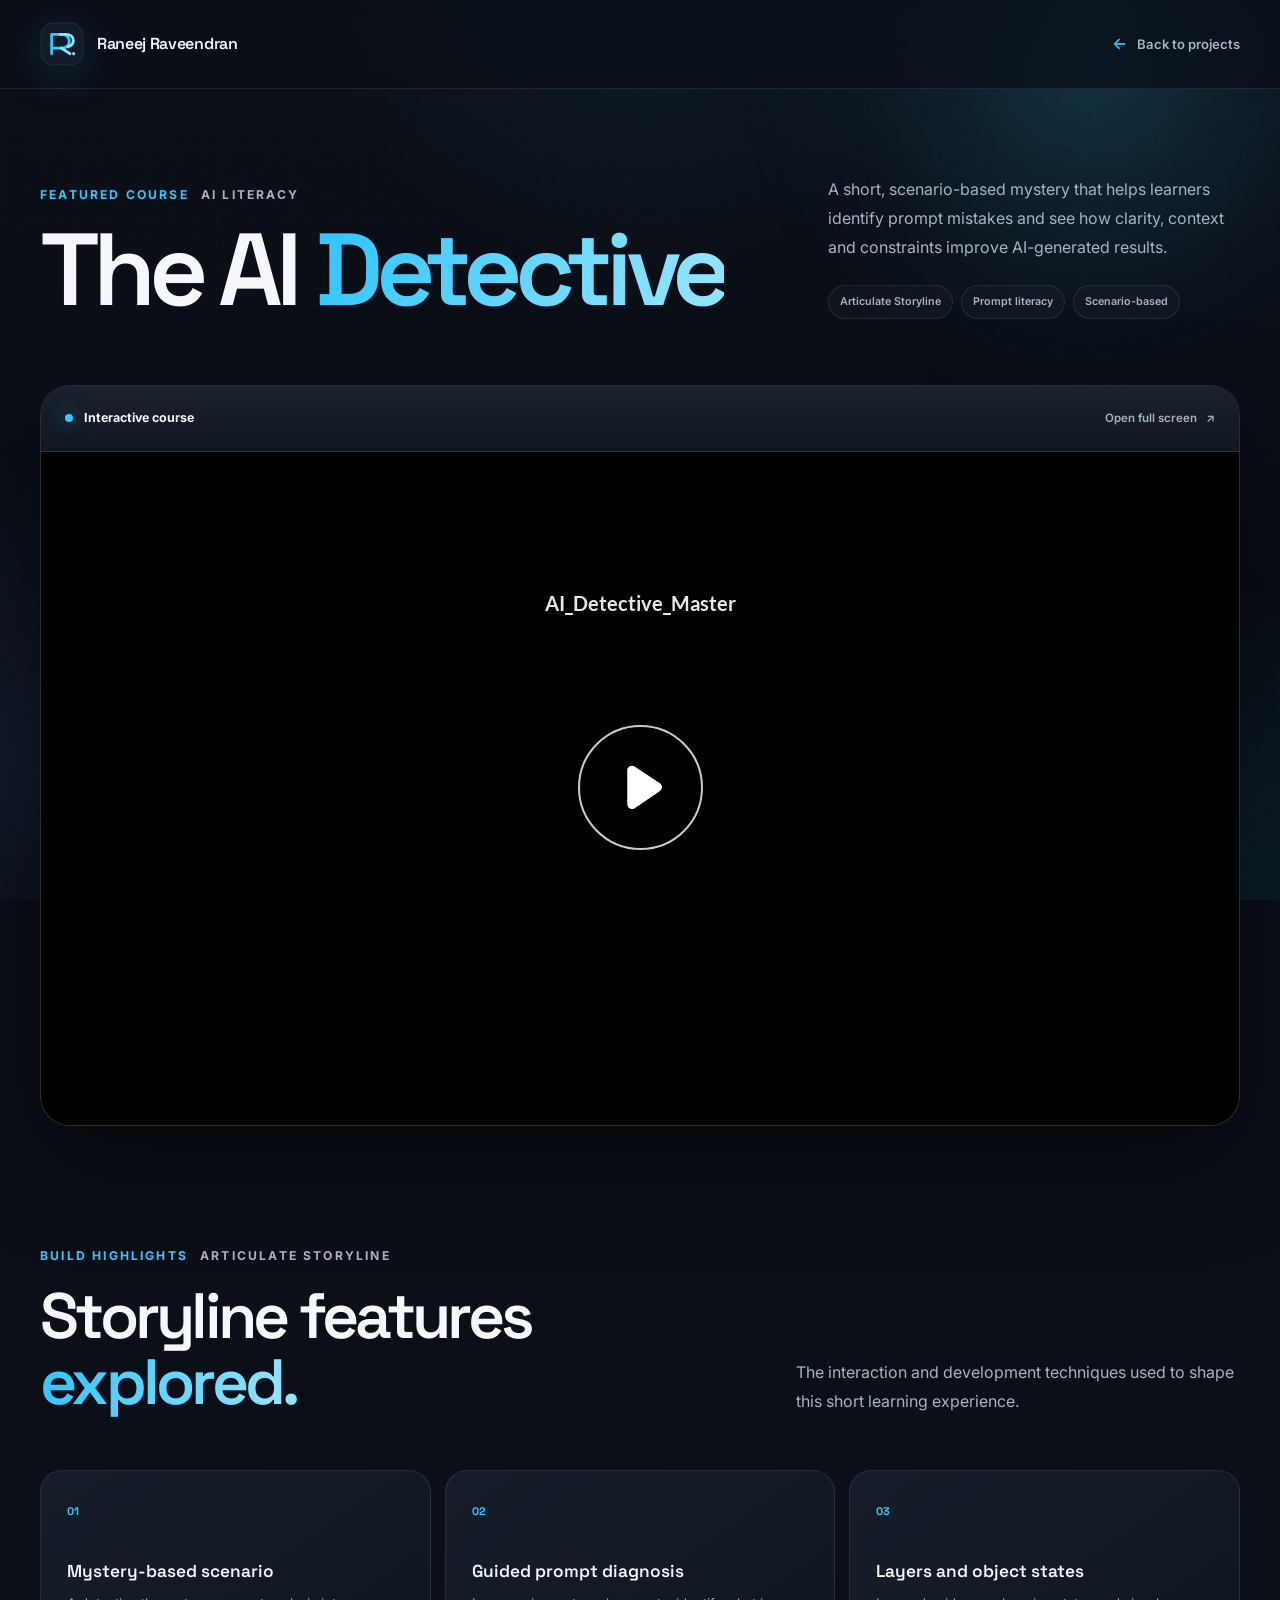
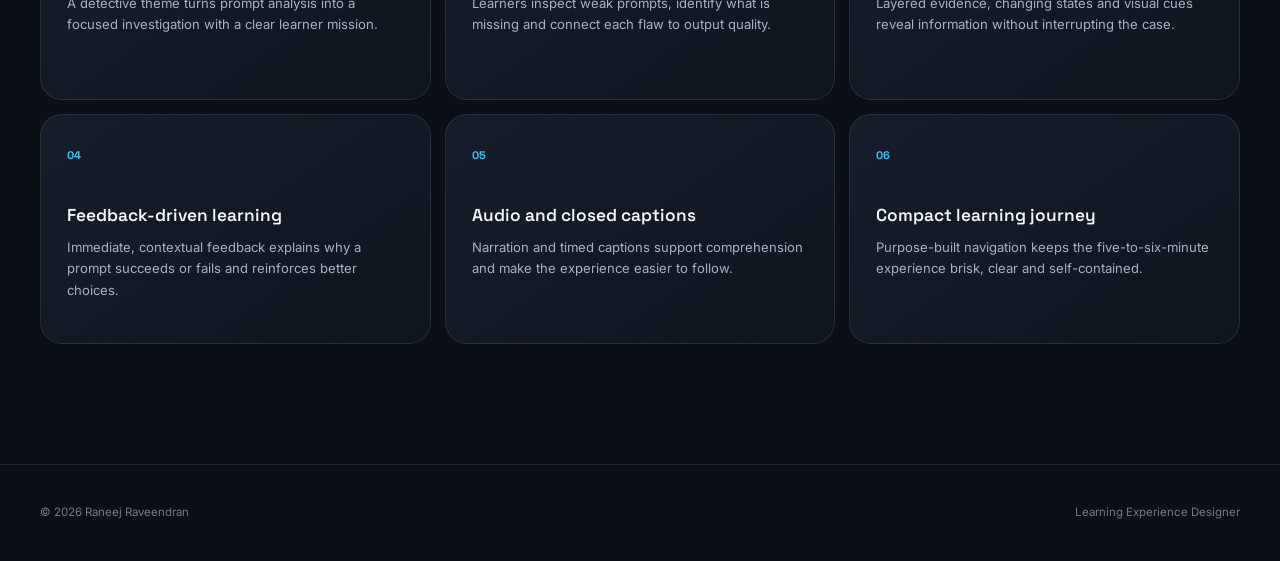
<file: projects/ai-detective/index.html>
<!DOCTYPE html>
<html lang="en">
<head>
  <meta charset="UTF-8">
  <meta name="viewport" content="width=device-width, initial-scale=1">
  <meta name="description" content="The AI Detective — an interactive prompt-literacy course by Learning Experience Designer Raneej Raveendran.">
  <meta name="theme-color" content="#0B0F17">
  <title>The AI Detective | Raneej Raveendran</title>
  <link rel="preconnect" href="https://fonts.googleapis.com">
  <link rel="preconnect" href="https://fonts.gstatic.com" crossorigin>
  <link href="https://fonts.googleapis.com/css2?family=Inter:wght@400;500;600;700&family=Space+Grotesk:wght@500;600;700&display=swap" rel="stylesheet">
  <link rel="stylesheet" href="../../css/style.css?v=4">
</head>

<body class="course-page">
  <a class="skip-link" href="#course-content">Skip to course</a>

  <div class="site-background" aria-hidden="true">
    <span class="background-orb background-orb--one"></span>
    <span class="background-orb background-orb--two"></span>
    <span class="background-orb background-orb--three"></span>
  </div>

  <header class="course-header">
    <div class="course-header__inner shell">
      <a class="brand" href="../../index.html" aria-label="Raneej Raveendran — portfolio home">
        <svg class="brand__mark" width="44" height="44" viewBox="0 0 64 64" fill="none" xmlns="http://www.w3.org/2000/svg" aria-hidden="true">
          <rect x="1" y="1" width="62" height="62" rx="19" fill="#121B28"/>
          <rect x="1.5" y="1.5" width="61" height="61" rx="18.5" stroke="white" stroke-opacity="0.12"/>
          <path d="M17 46V18H30.5C38 18 42.5 21.8 42.5 28C42.5 34.2 38 38 30.5 38H17" stroke="#35C8FF" stroke-width="4.2" stroke-linecap="round" stroke-linejoin="round"/>
          <path d="M31 38L43.5 46M29.5 18H38C44.5 18 48.5 21.5 48.5 27C48.5 31.6 45.7 34.8 40.8 36" stroke="#8EE3FF" stroke-width="4.2" stroke-linecap="round" stroke-linejoin="round"/>
          <circle cx="49" cy="46" r="2.2" fill="#8EE3FF"/>
        </svg>
        <span class="brand__name">Raneej Raveendran</span>
      </a>

      <a class="course-back" href="../../index.html#projects"><span aria-hidden="true">←</span> Back to projects</a>
    </div>
  </header>

  <main class="course-detail shell" id="course-content">
    <section class="course-intro">
      <div>
        <p class="section-kicker"><span>Featured course</span> AI literacy</p>
        <h1>The AI <span class="accent-text">Detective</span></h1>
      </div>

      <div class="course-intro__summary">
        <p>A short, scenario-based mystery that helps learners identify prompt mistakes and see how clarity, context and constraints improve AI-generated results.</p>
        <div class="course-tags" aria-label="Course details">
          <span>Articulate Storyline</span>
          <span>Prompt literacy</span>
          <span>Scenario-based</span>
        </div>
      </div>
    </section>

    <section class="course-player" aria-labelledby="player-title">
      <div class="course-player__bar">
        <p class="course-player__title" id="player-title"><i aria-hidden="true"></i> Interactive course</p>
        <a class="course-player__fullscreen" href="course/story.html" target="_blank" rel="noopener">
          <span>Open full screen</span>
          <span aria-hidden="true">↗</span>
        </a>
      </div>

      <div class="course-player__frame">
        <iframe src="course/story.html" title="The AI Detective interactive course" allow="autoplay; fullscreen" allowfullscreen loading="eager"></iframe>
      </div>
    </section>

    <section class="storyline-features" id="storyline-features" aria-labelledby="features-title">
      <div class="storyline-features__heading">
        <div>
          <p class="section-kicker"><span>Build highlights</span> Articulate Storyline</p>
          <h2 id="features-title">Storyline features <span class="accent-text">explored.</span></h2>
        </div>
        <p>The interaction and development techniques used to shape this short learning experience.</p>
      </div>

      <div class="feature-grid">
        <article>
          <span>01</span>
          <h3>Mystery-based scenario</h3>
          <p>A detective theme turns prompt analysis into a focused investigation with a clear learner mission.</p>
        </article>
        <article>
          <span>02</span>
          <h3>Guided prompt diagnosis</h3>
          <p>Learners inspect weak prompts, identify what is missing and connect each flaw to output quality.</p>
        </article>
        <article>
          <span>03</span>
          <h3>Layers and object states</h3>
          <p>Layered evidence, changing states and visual cues reveal information without interrupting the case.</p>
        </article>
        <article>
          <span>04</span>
          <h3>Feedback-driven learning</h3>
          <p>Immediate, contextual feedback explains why a prompt succeeds or fails and reinforces better choices.</p>
        </article>
        <article>
          <span>05</span>
          <h3>Audio and closed captions</h3>
          <p>Narration and timed captions support comprehension and make the experience easier to follow.</p>
        </article>
        <article>
          <span>06</span>
          <h3>Compact learning journey</h3>
          <p>Purpose-built navigation keeps the five-to-six-minute experience brisk, clear and self-contained.</p>
        </article>
      </div>
    </section>
  </main>

  <footer class="course-footer">
    <div class="course-footer__inner shell">
      <p>&copy; 2026 Raneej Raveendran</p>
      <p>Learning Experience Designer</p>
    </div>
  </footer>
</body>
</html>
</file>
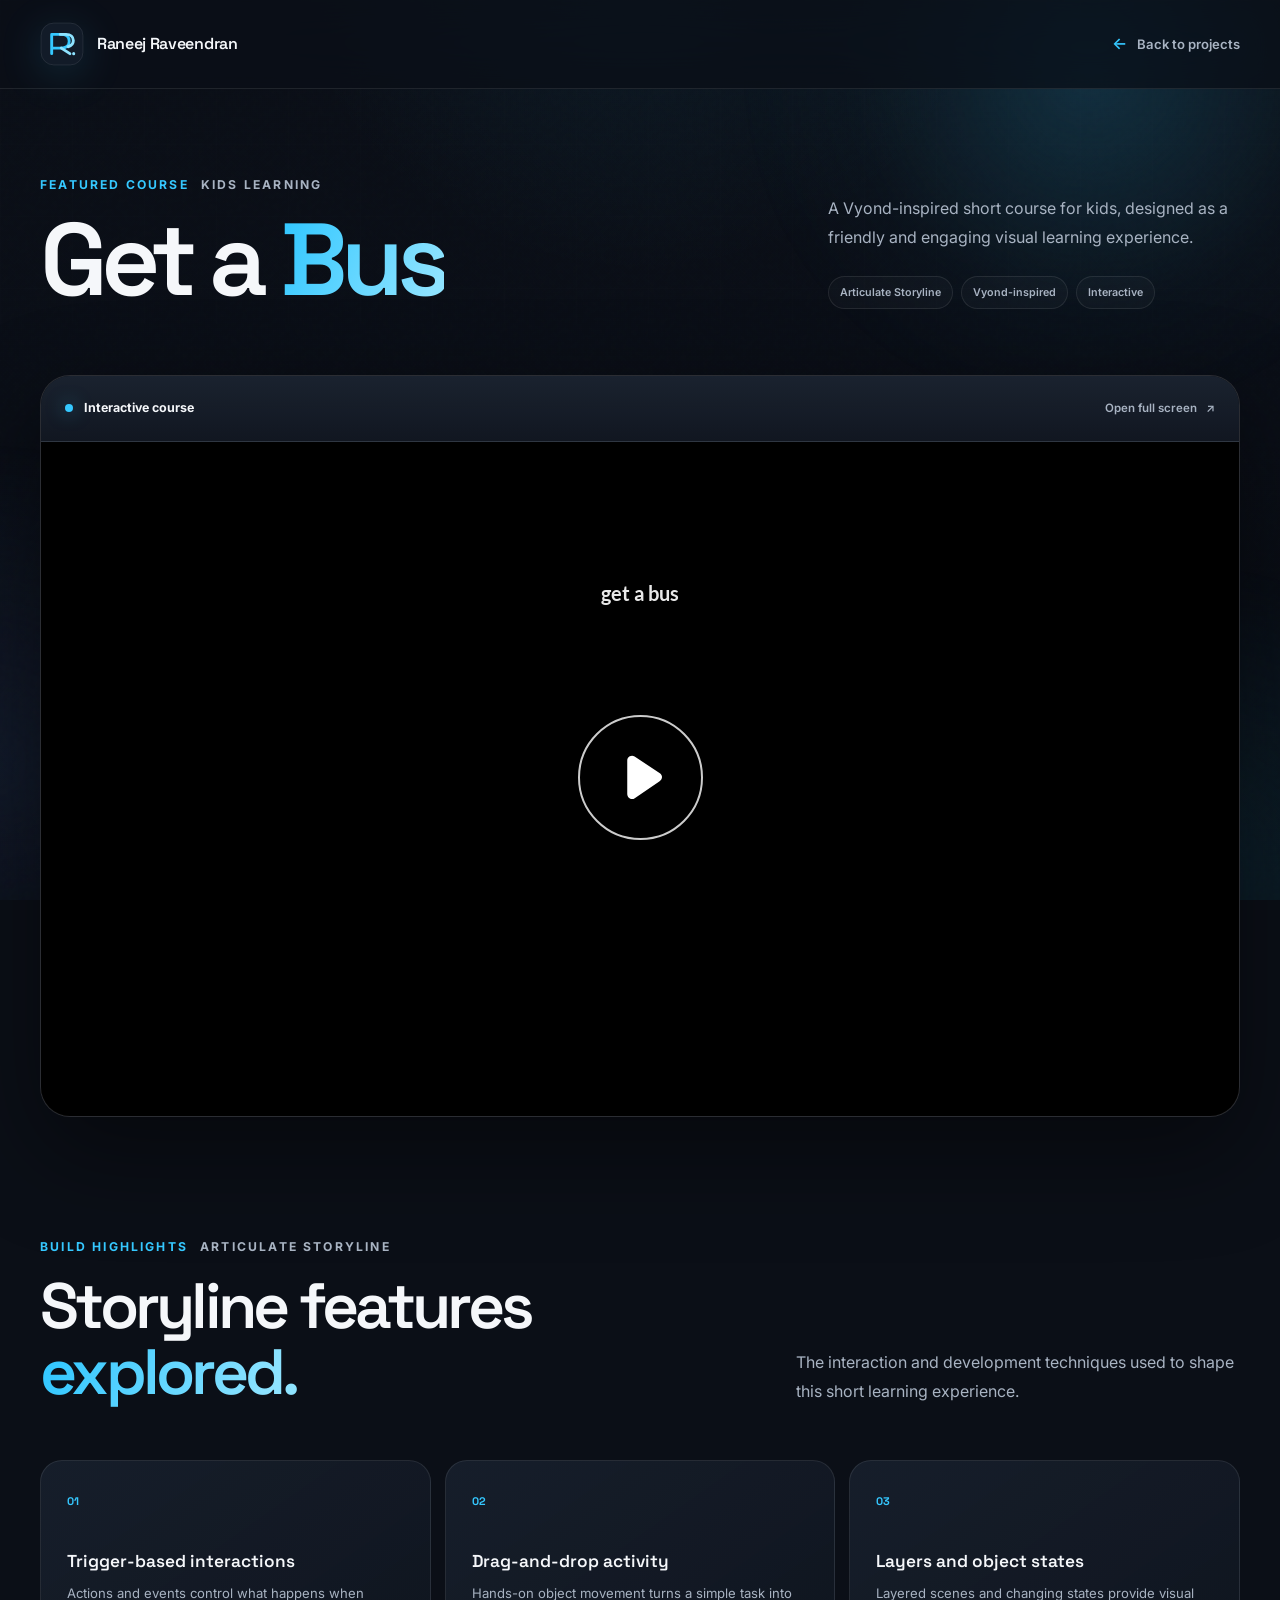
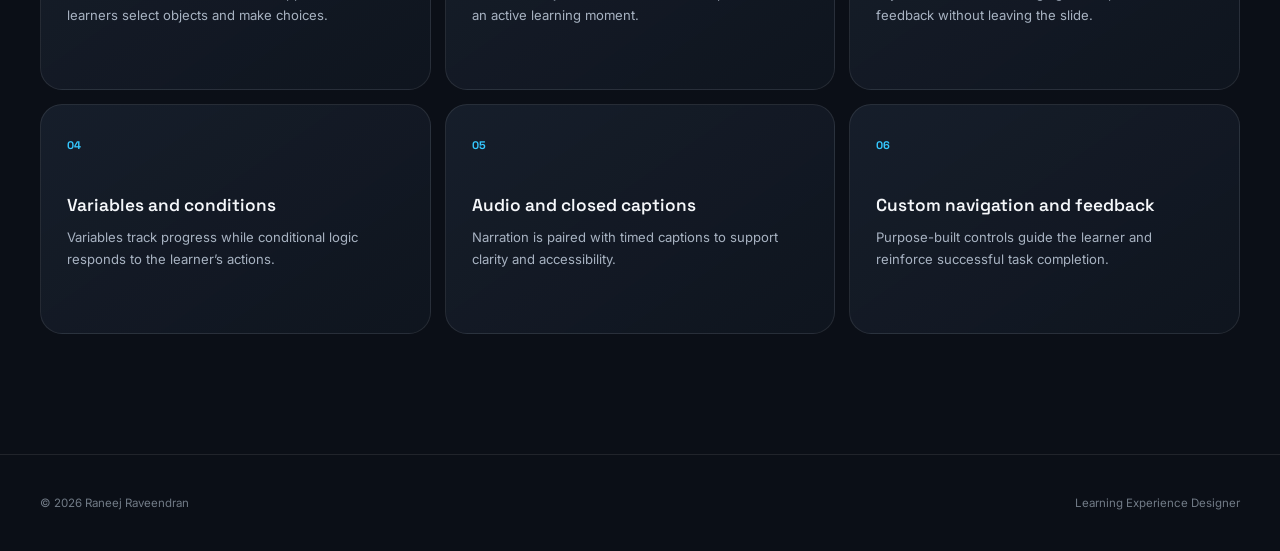
<file: projects/get-a-bus/index.html>
<!DOCTYPE html>
<html lang="en">
<head>
  <meta charset="UTF-8">
  <meta name="viewport" content="width=device-width, initial-scale=1">
  <meta name="description" content="Get a Bus — a Vyond-inspired short course for kids by Learning Experience Designer Raneej Raveendran.">
  <meta name="theme-color" content="#0B0F17">
  <title>Get a Bus | Raneej Raveendran</title>
  <link rel="preconnect" href="https://fonts.googleapis.com">
  <link rel="preconnect" href="https://fonts.gstatic.com" crossorigin>
  <link href="https://fonts.googleapis.com/css2?family=Inter:wght@400;500;600;700&family=Space+Grotesk:wght@500;600;700&display=swap" rel="stylesheet">
  <link rel="stylesheet" href="../../css/style.css?v=4">
</head>

<body class="course-page">
  <a class="skip-link" href="#course-content">Skip to course</a>

  <div class="site-background" aria-hidden="true">
    <span class="background-orb background-orb--one"></span>
    <span class="background-orb background-orb--two"></span>
    <span class="background-orb background-orb--three"></span>
  </div>

  <header class="course-header">
    <div class="course-header__inner shell">
      <a class="brand" href="../../index.html" aria-label="Raneej Raveendran — portfolio home">
        <svg class="brand__mark" width="44" height="44" viewBox="0 0 64 64" fill="none" xmlns="http://www.w3.org/2000/svg" aria-hidden="true">
          <rect x="1" y="1" width="62" height="62" rx="19" fill="#121B28"/>
          <rect x="1.5" y="1.5" width="61" height="61" rx="18.5" stroke="white" stroke-opacity="0.12"/>
          <path d="M17 46V18H30.5C38 18 42.5 21.8 42.5 28C42.5 34.2 38 38 30.5 38H17" stroke="#35C8FF" stroke-width="4.2" stroke-linecap="round" stroke-linejoin="round"/>
          <path d="M31 38L43.5 46M29.5 18H38C44.5 18 48.5 21.5 48.5 27C48.5 31.6 45.7 34.8 40.8 36" stroke="#8EE3FF" stroke-width="4.2" stroke-linecap="round" stroke-linejoin="round"/>
          <circle cx="49" cy="46" r="2.2" fill="#8EE3FF"/>
        </svg>
        <span class="brand__name">Raneej Raveendran</span>
      </a>

      <a class="course-back" href="../../index.html#projects"><span aria-hidden="true">←</span> Back to projects</a>
    </div>
  </header>

  <main class="course-detail shell" id="course-content">
    <section class="course-intro">
      <div>
        <p class="section-kicker"><span>Featured course</span> Kids learning</p>
        <h1>Get a <span class="accent-text">Bus</span></h1>
      </div>

      <div class="course-intro__summary">
        <p>A Vyond-inspired short course for kids, designed as a friendly and engaging visual learning experience.</p>
        <div class="course-tags" aria-label="Course details">
          <span>Articulate Storyline</span>
          <span>Vyond-inspired</span>
          <span>Interactive</span>
        </div>
      </div>
    </section>

    <section class="course-player" aria-labelledby="player-title">
      <div class="course-player__bar">
        <p class="course-player__title" id="player-title"><i aria-hidden="true"></i> Interactive course</p>
        <a class="course-player__fullscreen" href="course/story.html" target="_blank" rel="noopener">
          <span>Open full screen</span>
          <span aria-hidden="true">↗</span>
        </a>
      </div>

      <div class="course-player__frame">
        <iframe src="course/story.html" title="Get a Bus interactive course" allow="autoplay; fullscreen" allowfullscreen loading="eager"></iframe>
      </div>
    </section>

    <section class="storyline-features" id="storyline-features" aria-labelledby="features-title">
      <div class="storyline-features__heading">
        <div>
          <p class="section-kicker"><span>Build highlights</span> Articulate Storyline</p>
          <h2 id="features-title">Storyline features <span class="accent-text">explored.</span></h2>
        </div>
        <p>The interaction and development techniques used to shape this short learning experience.</p>
      </div>

      <div class="feature-grid">
        <article>
          <span>01</span>
          <h3>Trigger-based interactions</h3>
          <p>Actions and events control what happens when learners select objects and make choices.</p>
        </article>
        <article>
          <span>02</span>
          <h3>Drag-and-drop activity</h3>
          <p>Hands-on object movement turns a simple task into an active learning moment.</p>
        </article>
        <article>
          <span>03</span>
          <h3>Layers and object states</h3>
          <p>Layered scenes and changing states provide visual feedback without leaving the slide.</p>
        </article>
        <article>
          <span>04</span>
          <h3>Variables and conditions</h3>
          <p>Variables track progress while conditional logic responds to the learner&rsquo;s actions.</p>
        </article>
        <article>
          <span>05</span>
          <h3>Audio and closed captions</h3>
          <p>Narration is paired with timed captions to support clarity and accessibility.</p>
        </article>
        <article>
          <span>06</span>
          <h3>Custom navigation and feedback</h3>
          <p>Purpose-built controls guide the learner and reinforce successful task completion.</p>
        </article>
      </div>
    </section>
  </main>

  <footer class="course-footer">
    <div class="course-footer__inner shell">
      <p>&copy; 2026 Raneej Raveendran</p>
      <p>Learning Experience Designer</p>
    </div>
  </footer>
</body>
</html>
</file>
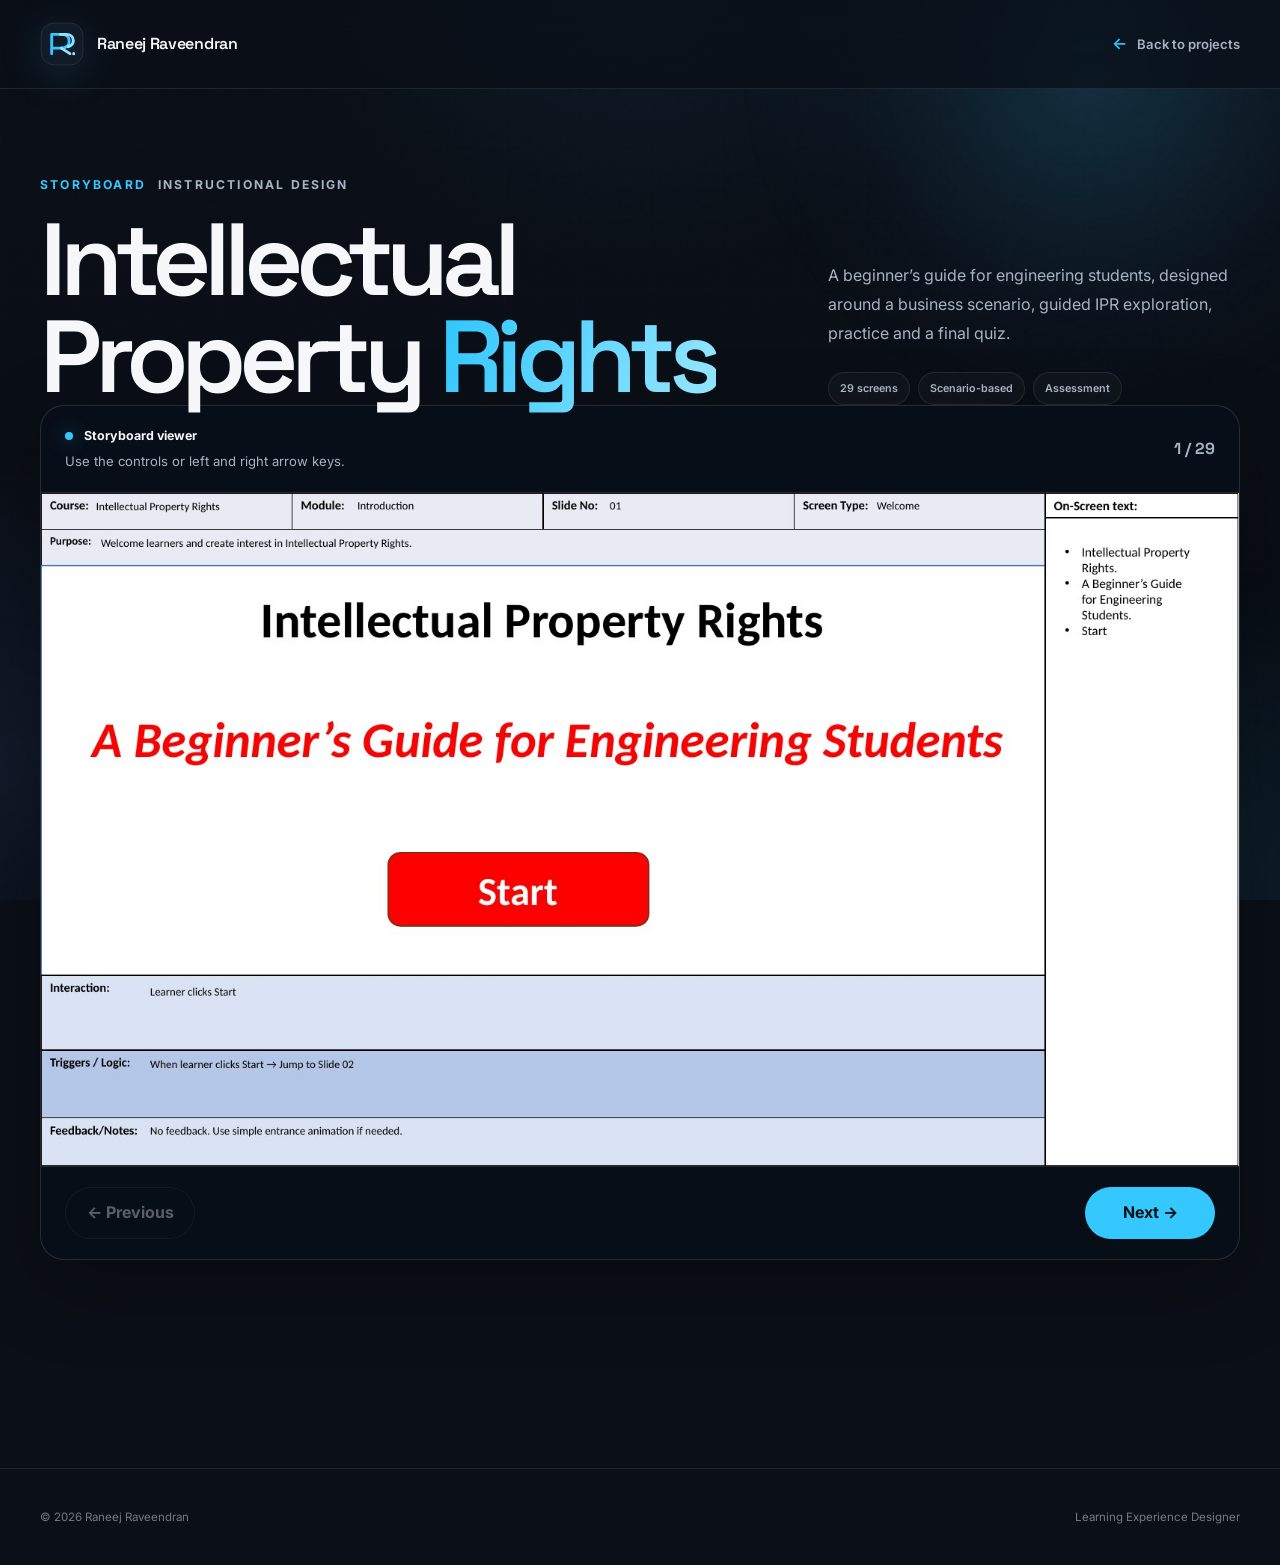
<file: projects/ipr-storyboard/index.html>
<!DOCTYPE html>
<html lang="en">
<head>
  <meta charset="UTF-8">
  <meta name="viewport" content="width=device-width, initial-scale=1">
  <meta name="description" content="Intellectual Property Rights instructional storyboard by Raneej Raveendran.">
  <meta name="theme-color" content="#0B0F17">
  <title>IPR Storyboard | Raneej Raveendran</title>
  <link rel="preconnect" href="https://fonts.googleapis.com">
  <link rel="preconnect" href="https://fonts.gstatic.com" crossorigin>
  <link href="https://fonts.googleapis.com/css2?family=Inter:wght@400;500;600;700&family=Space+Grotesk:wght@500;600;700&display=swap" rel="stylesheet">
  <link rel="stylesheet" href="../../css/style.css?v=6">
</head>

<body class="course-page storyboard-page">
  <a class="skip-link" href="#storyboard-viewer">Skip to storyboard</a>

  <div class="site-background" aria-hidden="true">
    <span class="background-orb background-orb--one"></span>
    <span class="background-orb background-orb--two"></span>
    <span class="background-orb background-orb--three"></span>
  </div>

  <header class="course-header">
    <div class="course-header__inner shell">
      <a class="brand" href="../../index.html" aria-label="Raneej Raveendran — portfolio home">
        <svg class="brand__mark" width="44" height="44" viewBox="0 0 64 64" fill="none" xmlns="http://www.w3.org/2000/svg" aria-hidden="true">
          <rect x="1" y="1" width="62" height="62" rx="19" fill="#121B28"/>
          <rect x="1.5" y="1.5" width="61" height="61" rx="18.5" stroke="white" stroke-opacity="0.12"/>
          <path d="M17 46V18H30.5C38 18 42.5 21.8 42.5 28C42.5 34.2 38 38 30.5 38H17" stroke="#35C8FF" stroke-width="4.2" stroke-linecap="round" stroke-linejoin="round"/>
          <path d="M31 38L43.5 46M29.5 18H38C44.5 18 48.5 21.5 48.5 27C48.5 31.6 45.7 34.8 40.8 36" stroke="#8EE3FF" stroke-width="4.2" stroke-linecap="round" stroke-linejoin="round"/>
          <circle cx="49" cy="46" r="2.2" fill="#8EE3FF"/>
        </svg>
        <span class="brand__name">Raneej Raveendran</span>
      </a>
      <a class="course-back" href="../../index.html#projects"><span aria-hidden="true">←</span> Back to projects</a>
    </div>
  </header>

  <main class="course-detail shell">
    <section class="course-intro">
      <div>
        <p class="section-kicker"><span>Storyboard</span> Instructional design</p>
        <h1>Intellectual Property <span class="accent-text">Rights</span></h1>
      </div>
      <div class="course-intro__summary">
        <p>A beginner&rsquo;s guide for engineering students, designed around a business scenario, guided IPR exploration, practice and a final quiz.</p>
        <div class="course-tags" aria-label="Storyboard details">
          <span>29 screens</span>
          <span>Scenario-based</span>
          <span>Assessment</span>
        </div>
      </div>
    </section>

    <section class="storyboard-viewer" id="storyboard-viewer" aria-labelledby="viewer-title">
      <div class="storyboard-viewer__bar">
        <div>
          <p class="course-player__title" id="viewer-title"><i aria-hidden="true"></i> Storyboard viewer</p>
          <p class="storyboard-viewer__hint">Use the controls or left and right arrow keys.</p>
        </div>
        <p class="storyboard-viewer__count" aria-live="polite"><span id="current-slide">1</span> / 29</p>
      </div>

      <div class="storyboard-stage" aria-live="polite">
        <figure class="storyboard-slide is-active"><img src="slides/slide-01.jpg" alt="Storyboard screen 1 of 29" draggable="false"></figure>
        <figure class="storyboard-slide"><img src="slides/slide-02.jpg" alt="Storyboard screen 2 of 29" draggable="false"></figure>
        <figure class="storyboard-slide"><img src="slides/slide-03.jpg" alt="Storyboard screen 3 of 29" draggable="false"></figure>
        <figure class="storyboard-slide"><img src="slides/slide-04.jpg" alt="Storyboard screen 4 of 29" draggable="false"></figure>
        <figure class="storyboard-slide"><img src="slides/slide-05.jpg" alt="Storyboard screen 5 of 29" draggable="false"></figure>
        <figure class="storyboard-slide"><img src="slides/slide-06.jpg" alt="Storyboard screen 6 of 29" draggable="false"></figure>
        <figure class="storyboard-slide"><img src="slides/slide-07.jpg" alt="Storyboard screen 7 of 29" draggable="false"></figure>
        <figure class="storyboard-slide"><img src="slides/slide-08.jpg" alt="Storyboard screen 8 of 29" draggable="false"></figure>
        <figure class="storyboard-slide"><img src="slides/slide-09.jpg" alt="Storyboard screen 9 of 29" draggable="false"></figure>
        <figure class="storyboard-slide"><img src="slides/slide-10.jpg" alt="Storyboard screen 10 of 29" draggable="false"></figure>
        <figure class="storyboard-slide"><img src="slides/slide-11.jpg" alt="Storyboard screen 11 of 29" draggable="false"></figure>
        <figure class="storyboard-slide"><img src="slides/slide-12.jpg" alt="Storyboard screen 12 of 29" draggable="false"></figure>
        <figure class="storyboard-slide"><img src="slides/slide-13.jpg" alt="Storyboard screen 13 of 29" draggable="false"></figure>
        <figure class="storyboard-slide"><img src="slides/slide-14.jpg" alt="Storyboard screen 14 of 29" draggable="false"></figure>
        <figure class="storyboard-slide"><img src="slides/slide-15.jpg" alt="Storyboard screen 15 of 29" draggable="false"></figure>
        <figure class="storyboard-slide"><img src="slides/slide-16.jpg" alt="Storyboard screen 16 of 29" draggable="false"></figure>
        <figure class="storyboard-slide"><img src="slides/slide-17.jpg" alt="Storyboard screen 17 of 29" draggable="false"></figure>
        <figure class="storyboard-slide"><img src="slides/slide-18.jpg" alt="Storyboard screen 18 of 29" draggable="false"></figure>
        <figure class="storyboard-slide"><img src="slides/slide-19.jpg" alt="Storyboard screen 19 of 29" draggable="false"></figure>
        <figure class="storyboard-slide"><img src="slides/slide-20.jpg" alt="Storyboard screen 20 of 29" draggable="false"></figure>
        <figure class="storyboard-slide"><img src="slides/slide-21.jpg" alt="Storyboard screen 21 of 29" draggable="false"></figure>
        <figure class="storyboard-slide"><img src="slides/slide-22.jpg" alt="Storyboard screen 22 of 29" draggable="false"></figure>
        <figure class="storyboard-slide"><img src="slides/slide-23.jpg" alt="Storyboard screen 23 of 29" draggable="false"></figure>
        <figure class="storyboard-slide"><img src="slides/slide-24.jpg" alt="Storyboard screen 24 of 29" draggable="false"></figure>
        <figure class="storyboard-slide"><img src="slides/slide-25.jpg" alt="Storyboard screen 25 of 29" draggable="false"></figure>
        <figure class="storyboard-slide"><img src="slides/slide-26.jpg" alt="Storyboard screen 26 of 29" draggable="false"></figure>
        <figure class="storyboard-slide"><img src="slides/slide-27.jpg" alt="Storyboard screen 27 of 29" draggable="false"></figure>
        <figure class="storyboard-slide"><img src="slides/slide-28.jpg" alt="Storyboard screen 28 of 29" draggable="false"></figure>
        <figure class="storyboard-slide"><img src="slides/slide-29.jpg" alt="Storyboard screen 29 of 29" draggable="false"></figure>
      </div>

      <div class="storyboard-controls">
        <button class="storyboard-button" id="previous-slide" type="button" disabled><span aria-hidden="true">←</span> Previous</button>
        <button class="storyboard-button storyboard-button--primary" id="next-slide" type="button">Next <span aria-hidden="true">→</span></button>
      </div>
    </section>
  </main>

  <footer class="course-footer">
    <div class="course-footer__inner shell">
      <p>&copy; 2026 Raneej Raveendran</p>
      <p>Learning Experience Designer</p>
    </div>
  </footer>

  <script>
    (() => {
      const slides = [...document.querySelectorAll('.storyboard-slide')];
      const current = document.getElementById('current-slide');
      const previous = document.getElementById('previous-slide');
      const next = document.getElementById('next-slide');
      let index = 0;

      function showSlide(newIndex) {
        slides[index].classList.remove('is-active');
        index = Math.max(0, Math.min(slides.length - 1, newIndex));
        slides[index].classList.add('is-active');
        current.textContent = index + 1;
        previous.disabled = index === 0;
        next.disabled = index === slides.length - 1;
      }

      previous.addEventListener('click', () => showSlide(index - 1));
      next.addEventListener('click', () => showSlide(index + 1));
      document.addEventListener('keydown', (event) => {
        if (event.key === 'ArrowLeft') showSlide(index - 1);
        if (event.key === 'ArrowRight') showSlide(index + 1);
      });
      document.querySelector('.storyboard-stage').addEventListener('contextmenu', (event) => event.preventDefault());
    })();
  </script>
</body>
</html>
</file>
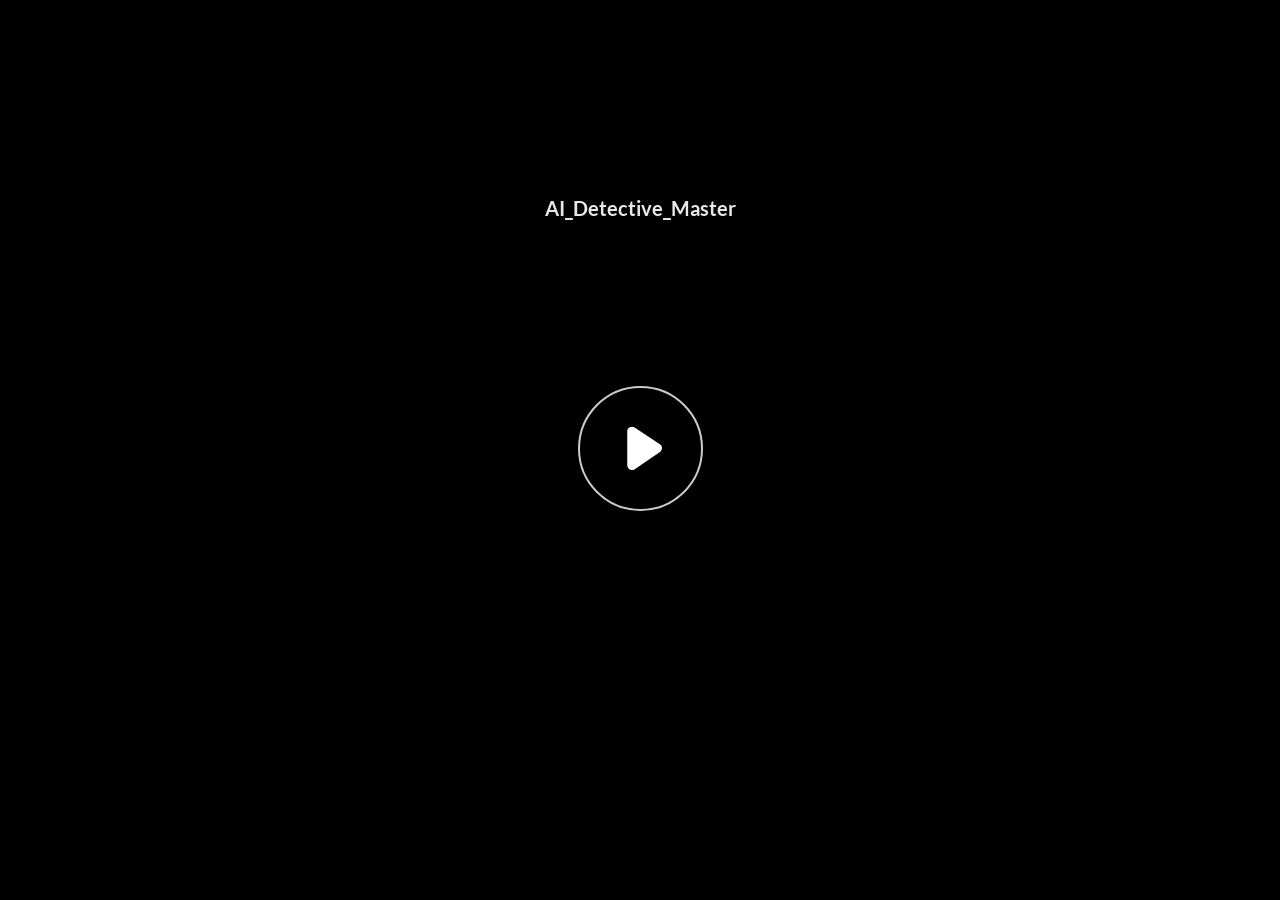
<file: projects/ai-detective/course/story.html>
﻿<!doctype html>
<html lang="en-US">
<head>
  <meta charset="utf-8">
  <!-- Created using Storyline 360 x64 - http://www.articulate.com  -->
  <!-- version: 3.118.37026.0 -->
  <title>AI_Detective_Master</title>
  <meta http-equiv="x-ua-compatible" content="IE=edge"/>
  <meta name="viewport" content="width=device-width,initial-scale=1,user-scalable=no,shrink-to-fit=no,minimal-ui"/>
  <meta name="apple-mobile-web-app-capable" content="yes"/>
  <style>
    html, body { height: 100%; padding: 0; margin: 0 }
    #app { height: 100%; width: 100%; }
  </style>

  <script>
    window.DS = {};
    window.globals = {
      DATA_PATH_BASE: '',
      HAS_FRAME: true,
      HAS_SLIDE: true,

      lmsPresent: false,
      tinCanPresent: false,
      cmi5Present: false,
      aoSupport: false,
      scale: 'Scaled',
      captureRc: false,
      browserSize: 'optimal',
      bgColor: '#282828',
      features: 'DropInBase,JsInteractions,LoadPromiseUpgrade,Localization,LocalizationTimeline,MediaPromiseUpgrade,PlayerMemoryEnhancements,PlayerSizeOption,SlideLevelScale',
      themeName: 'unified',
      preloaderColor: '#FFFFFF',
      suppressAnalytics: false,
      productChannel: 'stable',
      publishSource: 'storyline',
      aid: 'aid|eeb7dd5f-b1d6-59eb-b691-9d4a183aca19',
      cid: 'ca4d5048-7807-4d67-97cd-4b83526303a9',
      playerVersion: '3.118.37026.0',
      publishTimestamp: '2026-08-04T03:01:18.4515021Z',
      maxIosVideoElements: 10,
      connectionSettings: { message: 'You%20are%20offline.%20Trying%20to%20reconnect...', useDarkTheme: false, mode: 'disabled' },
      hasFeature: function(feature) {
        return this.features.split(',').includes(feature);
      },
      
      parseParams: function(qs) {
        if (window.globals.parsedParams != null) {
          return window.globals.parsedParams;
        }
        qs = (qs || window.location.search.substr(1)).split('+').join(' ');
        var params = {},
            tokens,
            re = /[?&]?([^=]+)=([^&]*)/g;

        while (tokens = re.exec(qs)) {
          params[decodeURIComponent(tokens[1]).trim()] =
            decodeURIComponent(tokens[2]).trim();
        }
        window.globals.parsedParams = params;
        return params;
      }

    };

    if (window.flagsUnderTest != null) {
      window.globals.features = window.flagsUnderTest.reduce((accum, feature) => {
        if (!accum.includes(feature)) {
          accum.push(feature);
        }
        return accum;
      }, window.globals.features.split(',')).join();
    }
  </script>
  <script>
    var isIe11 = ('ActiveXObject' in window || window.MSBlobBuilder != null)
      && window.msCrypto != null && !window.ActiveXObject;
    if (isIe11) {
      window.globals.unsupportedBrowser = true;
      document.write(atob('[base64]'));
    }
  </script>

  <script>
    if (window.globals.hasFeature('Localization')) {
      
      
    }
  </script>

  
  
  <script>window.THREE = { };</script>
  
</head>
<body style="background: #282828" class="cs-HTML theme-unified">
  <!-- 360 -->
  <script>!function(){var e,i=/iPhone/i,o=/iPod/i,n=/iPad/i,t=/\biOS-universal(?:.+)Mac\b/i,r=/\bAndroid(?:.+)Mobile\b/i,a=/Android/i,d=/(?:SD4930UR|\bSilk(?:.+)Mobile\b)/i,p=/Silk/i,l=/Windows Phone/i,u=/\bWindows(?:.+)ARM\b/i,b=/BlackBerry/i,s=/BB10/i,c=/Opera Mini/i,f=/\b(CriOS|Chrome)(?:.+)Mobile/i,h=/Mobile(?:.+)Firefox\b/i,v=function(e){return void 0!==e&&"MacIntel"===e.platform&&"number"==typeof e.maxTouchPoints&&e.maxTouchPoints>1&&"undefined"==typeof MSStream};e=function(e){var m={userAgent:"",platform:"",maxTouchPoints:0};e||"undefined"==typeof navigator?"string"==typeof e?m.userAgent=e:e&&e.userAgent&&(m={userAgent:e.userAgent,platform:e.platform,maxTouchPoints:e.maxTouchPoints||0}):m={userAgent:navigator.userAgent,platform:navigator.platform,maxTouchPoints:navigator.maxTouchPoints||0};var g=m.userAgent,y=g.split("[FBAN");void 0!==y[1]&&(g=y[0]),void 0!==(y=g.split("Twitter"))[1]&&(g=y[0]);var A=function(e){return function(i){return i.test(e)}}(g),w={apple:{phone:A(i)&&!A(l),ipod:A(o),tablet:!A(i)&&(A(n)||v(m))&&!A(l),universal:A(t),device:(A(i)||A(o)||A(n)||A(t)||v(m))&&!A(l)},amazon:{phone:A(d),tablet:!A(d)&&A(p),device:A(d)||A(p)},android:{phone:!A(l)&&A(d)||!A(l)&&A(r),tablet:!A(l)&&!A(d)&&!A(r)&&(A(p)||A(a)),device:!A(l)&&(A(d)||A(p)||A(r)||A(a))||A(/\bokhttp\b/i)},windows:{phone:A(l),tablet:A(u),device:A(l)||A(u)},other:{blackberry:A(b),blackberry10:A(s),opera:A(c),firefox:A(h),chrome:A(f),device:A(b)||A(s)||A(c)||A(h)||A(f)},any:!1,phone:!1,tablet:!1};return w.any=w.apple.device||w.android.device||w.windows.device||w.other.device,w.phone=w.apple.phone||w.android.phone||w.windows.phone,w.tablet=w.apple.tablet||w.android.tablet||w.windows.tablet,w}(),"object"==typeof exports&&"undefined"!=typeof module?module.exports=e:"function"==typeof define&&define.amd?define((function(){return e})):this.isMobile=e}();
    window.isMobile.apple.tablet = window.isMobile.apple.tablet ||
      (navigator.platform === 'MacIntel' && navigator.maxTouchPoints > 1);
    window.isMobile.apple.device = window.isMobile.apple.device || window.isMobile.apple.tablet;
    window.isMobile.tablet = window.isMobile.tablet || window.isMobile.apple.tablet;
    window.isMobile.any = window.isMobile.any || window.isMobile.apple.tablet;
  </script>

  <div id="focus-sink" tabindex="-1"></div>

  <div id="preso"></div>
  <script>
    (function() {

      var classTypes = [ 'desktop', 'mobile', 'phone', 'tablet' ];

      var addDeviceClasses = function(prefix, testObj) {
        var curr, i;
        for (i = 0; i < classTypes.length; i++) {
          curr = classTypes[i];
          if (testObj[curr]) {
            document.body.classList.add(prefix + curr);
          }
        }
      };

      var params = window.globals.parseParams(),
          isDevicePreview = params.devicepreview === '1',
          isPhoneOverride = params.deviceType === 'phone' || (isDevicePreview && params.phone == '1'),
          isTabletOverride = (params.deviceType === 'tablet' || isDevicePreview) && !isPhoneOverride,
          isMobileOverride = isPhoneOverride || isTabletOverride;

      var deviceView = {
        desktop: !window.isMobile.any && !isMobileOverride,
        mobile: window.isMobile.any || isMobileOverride,
        phone: isPhoneOverride || (window.isMobile.phone && !isTabletOverride),
        tablet: isTabletOverride || window.isMobile.tablet
      };

      window.globals.deviceView = deviceView;
      window.isMobile.desktop = !window.isMobile.any;
      window.isMobile.mobile = window.isMobile.any;

      addDeviceClasses('view-', deviceView);

    })();
  </script>
  
  <script src='story_content/triggers.js' type=text/javascript></script>
<script src='story_content/user.js' type=text/javascript></script>
  <div class="slide-loader"></div>

  <script>
    var doc = document, loader = doc.body.querySelector('.slide-loader'); [ 1, 2, 3 ].forEach(function(n) { var d = doc.createElement('div'); d.style.backgroundColor = window.globals.preloaderColor; d.classList.add('mobile-loader-dot'); d.classList.add('dot' + n); loader.appendChild(d); });
  </script>

  <div class="mobile-load-title-overlay" style="display: none">
    <div class="mobile-load-title">AI_Detective_Master</div>
  </div>

  <div class="mobile-chrome-warning"></div>

  
<style>
  .warn-connection-dialog {
    display: none;
    background: transparent;
    pointer-events: all;
    position: fixed;
    left: 0;
    top: 0;
    width: 100%;
    height: 100%;
    z-index: 999;
  }

  .warn-connection-content {
    pointer-events: all;
    border-radius: 4px;
    background: white;
    border: 1px solid #E7E7E7;
    color: #333333;
    box-shadow: 0 2px 4px rgba(0, 0, 0, 0.25);
    transition: all 150ms ease-out;
    position: absolute;
    white-space: nowrap;
  }

  .view-phone.is-landscape .warn-connection-content {
    left: 23px;
    bottom: 23px;
  }

  .view-tablet.is-landscape .warn-connection-content {
    left: 50%;
    top: 20px;
    transform: translateX(-50%);
  }

  .view-mobile.is-portrait .warn-connection-content {
    transform: translate(-50%, calc(-100% - 15px));
  }

  .warn-connection-content p {
    display: inline-block;
    margin: 0 8px 0 0;
    line-height: 33px;
    font-size: 11px;
  }

  .warn-connection-content svg {
    position: relative;
    vertical-align: middle;
    margin: 0 2px 2px 8px;
  }

  .view-desktop .warn-connection-content {
    left: 1.5em;
    bottom: 1.5em;
  }

  .view-desktop .warn-connection-content p {
    font-size: 1.1em;
  }

  .is-offline .warn-connection-dialog {
    display: block;
  }

  .is-offline .cs-panel * {
    pointer-events: none !important;
  }

  .is-offline .cs-panel {
    pointer-events: all !important;
  }

  .is-offline #nav-controls * {
    pointer-events: none !important;
  }

  .is-offline #nav-controls {
    pointer-events: all !important;
  }
</style>

<div class="warn-connection-dialog" role="alertdialog" aria-modal="true" tabindex="0" aria-labelledby="warn-connection-message">
  <div class="warn-connection-content">
    <svg width="17" height="15" viewBox="0 0 17 15" xmlns="http://www.w3.org/2000/svg">
      <path fill="#8F0000" stroke="white" d="M16.07,12.98 L15.88,12.23 L9.51,1.21 C8.97,0.26,7.6,0.26,7.06,1.21 L0.69,12.23 C0.15,13.16,0.81,14.36,1.91,14.36 H14.65 C15.47,14.36,16.05,13.7,16.07,12.98 Z"/>
      <path fill="white" stroke="white" d="M8.58,5.5 C8.35,5.28,8.5,5.35,8.21,5.32 C8.09,5.35,7.97,5.49,7.96,5.67 C7.97,5.79,7.98,5.92,7.98,6.04 L7.98,6.04 C7.99,6.17,8,6.31,8.01,6.43 L8.01,6.44 C8.03,6.92,8.06,7.41,8.09,7.9 L8.09,7.9 C8.12,8.39,8.14,8.88,8.17,9.37 C8.17,9.39,8.18,9.42,8.2,9.44 C8.23,9.46,8.25,9.47,8.28,9.47 C8.31,9.47,8.34,9.46,8.35,9.44 C8.37,9.43,8.38,9.4,8.39,9.35 L8.39,9.34 C8.39,9.24,8.4,9.15,8.4,9.05 L8.4,9.05 C8.41,8.96,8.41,8.86,8.42,8.75 C8.43,8.44,8.45,8.12,8.47,7.81 L8.47,7.81 C8.49,7.49,8.51,7.18,8.53,6.87 C8.55,6.46,8.56,6.05,8.59,5.64 L8.6,5.62 C8.6,5.57,8.59,5.53,8.58,5.5 L8.21,5.32 Z"/>
      <circle fill="white" stroke="white" cx="8.3" cy="11.35" r="0.3"/>
    </svg>
    <p id="warn-connection-message">You are offline. Trying to reconnect...</p>
  </div>
</div>

<script>
  (function() {
    window.DS.connection = {
      warningShown: false,
      assets: {},
      loadingAssetGroup: false,
      retryDelay: 500
    };

    var connectionSettings = window.globals.connectionSettings || {};

    var useConnectionMessages = window.AbortController != null &&
      window.location.protocol != 'file:' &&
      connectionSettings.mode === 'normal';

    window.DS.connection.useConnectionMessages = useConnectionMessages;

    var assetCount = 0;
    var checkLoadedId;


    if (useConnectionMessages && connectionSettings != null) {
      var contentEl = document.querySelector('.warn-connection-content');
      var messageEl = contentEl.querySelector('p');

      if (connectionSettings.useDarkTheme) {
        contentEl.style.borderColor = '#BABBBA';
        contentEl.style.backgroundColor = '#282828';
        contentEl.style.color = '#FFFFFF';
      }

      if (connectionSettings.message != null) {
        messageEl.textContent = window.decodeURIComponent(connectionSettings.message);
      }
    }

    function checkAssetsReady() {
      for (var i in DS.connection.assets) {
        if (!DS.connection.assets[i].success) {
          return false;
        }
      }
      return true;
    }

    function stopAssetGroup() {
      if (!useConnectionMessages) { return; }

      assetCount = 0;

      DS.connection.oldAssetGroup = DS.connection.assets;
      DS.connection.assets = {};
      DS.connection.loadingAssetGroup = false;
      clearInterval(checkLoadedId);
    }

    function startAssetGroup() {
      if (!useConnectionMessages) { return; }
      var ticks = 0;
      clearInterval(checkLoadedId);
      checkLoadedId = setInterval(function() {
        var loaded = 0;
        if (assetCount === 0 && loaded === 0) {
          clearInterval(checkLoadedId);
          return;
        }

        for (var i in DS.connection.assets) {
          if (DS.connection.assets[i].success) {
            loaded++;
          }
        }

        if (assetCount === loaded && checkAssetsReady()) {
          for (var i in DS.connection.assets) {
            if (DS.connection.assets[i].action) {
              DS.connection.assets[i].action();
            }
          }
          hideWarning();
          stopAssetGroup();
        }
      }, 100)
    }

    function requiredAsset(url, action, retry, type) {
      if (!useConnectionMessages) { return; }
      if (DS.connection.assets[url]) { return; }

      DS.connection.assets[url] = {
        success: false, action: action, retry: retry, type: type
      };
      assetCount = Object.keys(DS.connection.assets).length;
      if (!DS.connection.loadingAssetGroup) {
        startAssetGroup();
      }
      DS.connection.loadingAssetGroup = true;
    }

    function assetLoaded(url) {
      if (!useConnectionMessages) { return; }
      if (DS.connection.assets[url]) {
        DS.connection.assets[url].success = true;
      }
    }

    function assetFailed(url) {
      if (!useConnectionMessages) { return; }
      if (!DS.connection.assets[url]) {
        if (/\.js$/.test(url) && url.indexOf('transcripts') === -1) {
          setTimeout(function() {
            if (DS.connection.lastSlideLoaded != null) {
              DS.connection.lastSlideLoaded();
            }
          }, DS.connection.retryDelay);
        }
        return;
      }
      if (!DS.connection.warningShown) { showWarning(); }
      if (DS.connection.assets[url].retry) {
        setTimeout(function() {
          if (!DS.connection.assets[url].success) {
            DS.connection.assets[url].retry()
          }
        }, DS.connection.retryDelay);
      }
    }

    function hideWarning() {
      document.body.classList.remove('is-offline');
      DS.connection.warningShown = false;
      enableKeys();
    }
    DS.connection.hideWarning = hideWarning

    function showWarning(btn) {
      document.body.classList.add('is-offline')
      DS.connection.warningShown = true;
      updateWarningPosition();
      disableKeys();
    }

    function updateWarningPosition() {
      if (!DS.connection.warningShown) {
        return;
      }

      var isPortrait = document.body.classList.contains('is-portrait');
      var isMobile = document.body.classList.contains('view-mobile');
      var warningEl = document.querySelector('.warn-connection-content');

      if (isPortrait && isMobile) {
        var slide = document.querySelector('.primary-slide');
        var slideRect = slide != null
          ? slide.getBoundingClientRect()
          : { top: window.innerHeight, left: 0, width: window.innerWidth };

        warningEl.style.top = `${slideRect.top}px`
        warningEl.style.left = `${slideRect.left + slideRect.width / 2}px`
      } else {
        warningEl.style.top = null;
        warningEl.style.left = null;
      }

      window.requestAnimationFrame(updateWarningPosition);
    }

    function onDisableKeyDown(e) {
      e.preventDefault();
      e.stopImmediatePropagation();
    }

    function onDisableKeyUp(e) {
      e.preventDefault();
      e.stopImmediatePropagation();
    }

    var accStyle = document.createElement('style');
    var warnDialogEl = document.querySelector('.warn-connection-dialog');

    function disableKeys() {
      if (DS.views && DS.views.nsStack && DS.views.nsStack.length === 1) {
        DS.views.nsStack[0].tabReachable = false
        DS.views.nsStack[0].updateTabIndex(true);
      }

      accStyle.innerHTML = '.acc-shadow-dom { display: none; }';
      document.body.appendChild(accStyle);

      warnDialogEl.parentNode.append(warnDialogEl);
      warnDialogEl.focus();
    }

    function enableKeys() {
      accStyle.remove();
      if (DS.views && DS.views.nsStack && DS.views.nsStack.length === 1 && DS.views.nsStack[0].name === '_frame') {
        DS.views.nsStack[0].tabReachable = true;
        DS.views.nsStack[0].updateTabIndex();
      }
    }

    // these will all be noops if the feature flag isn't set in
    // the data and `window.globals.features`
    DS.connection.requiredAsset = requiredAsset;
    DS.connection.assetLoaded = assetLoaded;
    DS.connection.assetFailed = assetFailed;
    DS.connection.stopAssetGroup = stopAssetGroup;
    DS.connection.startAssetGroup = startAssetGroup;
  })();
</script>


  <script>
    
    if (window.autoSpider && window.vInterfaceObject) {
      document.querySelector('.mobile-load-title-overlay').style.display = 'none';
    }
  </script>

  

  <link rel="stylesheet" href="html5/data/css/output.min.css" data-noprefix/>
</body>
<script src="html5/lib/scripts/bootstrapper.min.js"></script>
</html>
</file>
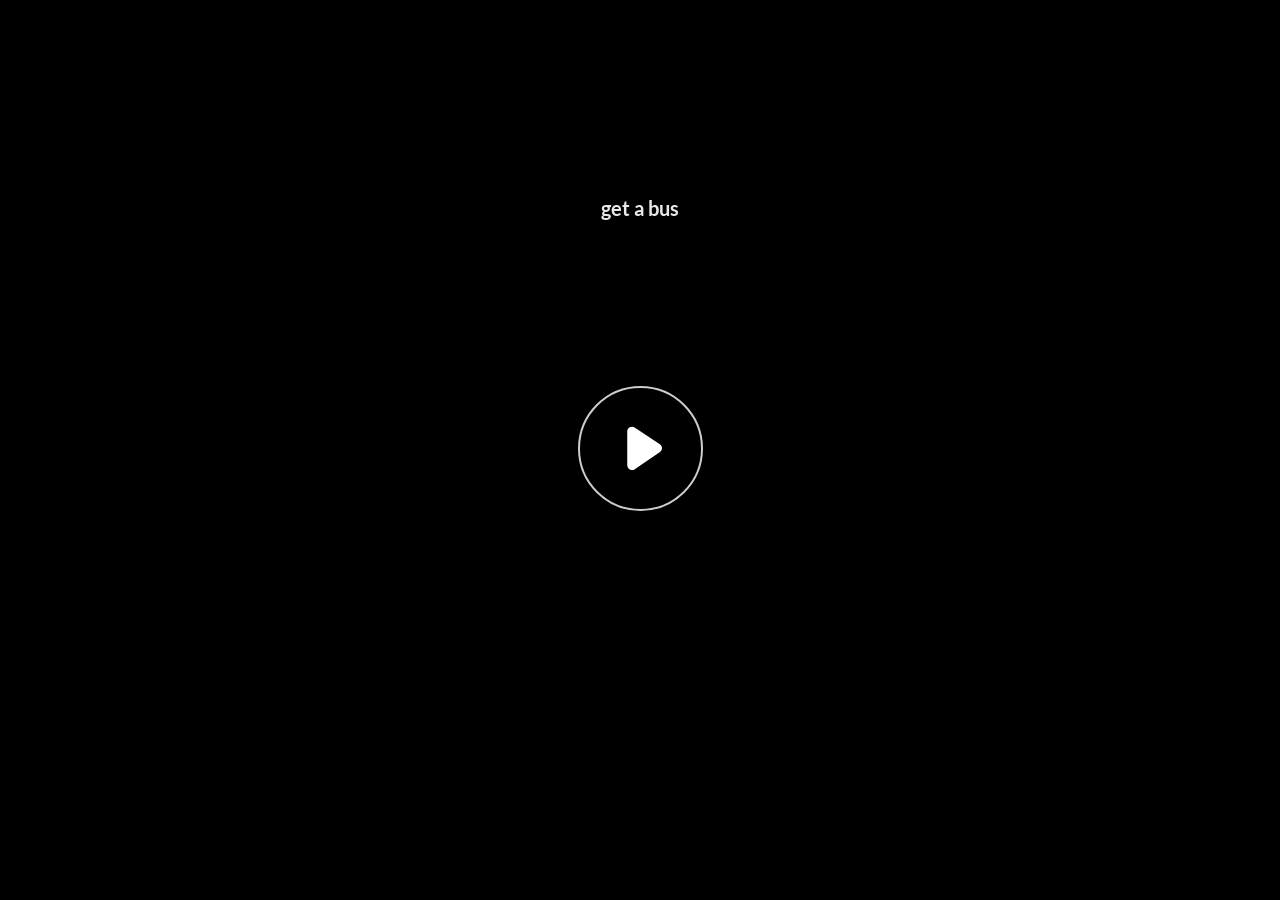
<file: projects/get-a-bus/course/story.html>
﻿<!doctype html>
<html lang="en-US">
<head>
  <meta charset="utf-8">
  <!-- Created using Storyline 360 x64 - http://www.articulate.com  -->
  <!-- version: 3.118.37026.0 -->
  <title>get a bus</title>
  <meta http-equiv="x-ua-compatible" content="IE=edge"/>
  <meta name="viewport" content="width=device-width,initial-scale=1,user-scalable=no,shrink-to-fit=no,minimal-ui"/>
  <meta name="apple-mobile-web-app-capable" content="yes"/>
  <style>
    html, body { height: 100%; padding: 0; margin: 0 }
    #app { height: 100%; width: 100%; }
  </style>

  <script>
    window.DS = {};
    window.globals = {
      DATA_PATH_BASE: '',
      HAS_FRAME: true,
      HAS_SLIDE: true,

      lmsPresent: false,
      tinCanPresent: false,
      cmi5Present: false,
      aoSupport: false,
      scale: 'Scaled',
      captureRc: false,
      browserSize: 'optimal',
      bgColor: '#282828',
      features: 'DropInBase,JsInteractions,LoadPromiseUpgrade,Localization,LocalizationTimeline,MediaPromiseUpgrade,PlayerMemoryEnhancements,PlayerSizeOption,SlideLevelScale',
      themeName: 'unified',
      preloaderColor: '#FFFFFF',
      suppressAnalytics: false,
      productChannel: 'stable',
      publishSource: 'storyline',
      aid: 'aid|eeb7dd5f-b1d6-59eb-b691-9d4a183aca19',
      cid: '67254ebe-3a52-46d1-8f4e-6058e22ba0b7',
      playerVersion: '3.118.37026.0',
      publishTimestamp: '2026-07-30T12:07:17.3512732Z',
      maxIosVideoElements: 10,
      connectionSettings: { message: 'You%20are%20offline.%20Trying%20to%20reconnect...', useDarkTheme: false, mode: 'disabled' },
      hasFeature: function(feature) {
        return this.features.split(',').includes(feature);
      },
      
      parseParams: function(qs) {
        if (window.globals.parsedParams != null) {
          return window.globals.parsedParams;
        }
        qs = (qs || window.location.search.substr(1)).split('+').join(' ');
        var params = {},
            tokens,
            re = /[?&]?([^=]+)=([^&]*)/g;

        while (tokens = re.exec(qs)) {
          params[decodeURIComponent(tokens[1]).trim()] =
            decodeURIComponent(tokens[2]).trim();
        }
        window.globals.parsedParams = params;
        return params;
      }

    };

    if (window.flagsUnderTest != null) {
      window.globals.features = window.flagsUnderTest.reduce((accum, feature) => {
        if (!accum.includes(feature)) {
          accum.push(feature);
        }
        return accum;
      }, window.globals.features.split(',')).join();
    }
  </script>
  <script>
    var isIe11 = ('ActiveXObject' in window || window.MSBlobBuilder != null)
      && window.msCrypto != null && !window.ActiveXObject;
    if (isIe11) {
      window.globals.unsupportedBrowser = true;
      document.write(atob('[base64]'));
    }
  </script>

  <script>
    if (window.globals.hasFeature('Localization')) {
      
      
    }
  </script>

  
  
  <script>window.THREE = { };</script>
  
</head>
<body style="background: #282828" class="cs-HTML theme-unified">
  <!-- 360 -->
  <script>!function(){var e,i=/iPhone/i,o=/iPod/i,n=/iPad/i,t=/\biOS-universal(?:.+)Mac\b/i,r=/\bAndroid(?:.+)Mobile\b/i,a=/Android/i,d=/(?:SD4930UR|\bSilk(?:.+)Mobile\b)/i,p=/Silk/i,l=/Windows Phone/i,u=/\bWindows(?:.+)ARM\b/i,b=/BlackBerry/i,s=/BB10/i,c=/Opera Mini/i,f=/\b(CriOS|Chrome)(?:.+)Mobile/i,h=/Mobile(?:.+)Firefox\b/i,v=function(e){return void 0!==e&&"MacIntel"===e.platform&&"number"==typeof e.maxTouchPoints&&e.maxTouchPoints>1&&"undefined"==typeof MSStream};e=function(e){var m={userAgent:"",platform:"",maxTouchPoints:0};e||"undefined"==typeof navigator?"string"==typeof e?m.userAgent=e:e&&e.userAgent&&(m={userAgent:e.userAgent,platform:e.platform,maxTouchPoints:e.maxTouchPoints||0}):m={userAgent:navigator.userAgent,platform:navigator.platform,maxTouchPoints:navigator.maxTouchPoints||0};var g=m.userAgent,y=g.split("[FBAN");void 0!==y[1]&&(g=y[0]),void 0!==(y=g.split("Twitter"))[1]&&(g=y[0]);var A=function(e){return function(i){return i.test(e)}}(g),w={apple:{phone:A(i)&&!A(l),ipod:A(o),tablet:!A(i)&&(A(n)||v(m))&&!A(l),universal:A(t),device:(A(i)||A(o)||A(n)||A(t)||v(m))&&!A(l)},amazon:{phone:A(d),tablet:!A(d)&&A(p),device:A(d)||A(p)},android:{phone:!A(l)&&A(d)||!A(l)&&A(r),tablet:!A(l)&&!A(d)&&!A(r)&&(A(p)||A(a)),device:!A(l)&&(A(d)||A(p)||A(r)||A(a))||A(/\bokhttp\b/i)},windows:{phone:A(l),tablet:A(u),device:A(l)||A(u)},other:{blackberry:A(b),blackberry10:A(s),opera:A(c),firefox:A(h),chrome:A(f),device:A(b)||A(s)||A(c)||A(h)||A(f)},any:!1,phone:!1,tablet:!1};return w.any=w.apple.device||w.android.device||w.windows.device||w.other.device,w.phone=w.apple.phone||w.android.phone||w.windows.phone,w.tablet=w.apple.tablet||w.android.tablet||w.windows.tablet,w}(),"object"==typeof exports&&"undefined"!=typeof module?module.exports=e:"function"==typeof define&&define.amd?define((function(){return e})):this.isMobile=e}();
    window.isMobile.apple.tablet = window.isMobile.apple.tablet ||
      (navigator.platform === 'MacIntel' && navigator.maxTouchPoints > 1);
    window.isMobile.apple.device = window.isMobile.apple.device || window.isMobile.apple.tablet;
    window.isMobile.tablet = window.isMobile.tablet || window.isMobile.apple.tablet;
    window.isMobile.any = window.isMobile.any || window.isMobile.apple.tablet;
  </script>

  <div id="focus-sink" tabindex="-1"></div>

  <div id="preso"></div>
  <script>
    (function() {

      var classTypes = [ 'desktop', 'mobile', 'phone', 'tablet' ];

      var addDeviceClasses = function(prefix, testObj) {
        var curr, i;
        for (i = 0; i < classTypes.length; i++) {
          curr = classTypes[i];
          if (testObj[curr]) {
            document.body.classList.add(prefix + curr);
          }
        }
      };

      var params = window.globals.parseParams(),
          isDevicePreview = params.devicepreview === '1',
          isPhoneOverride = params.deviceType === 'phone' || (isDevicePreview && params.phone == '1'),
          isTabletOverride = (params.deviceType === 'tablet' || isDevicePreview) && !isPhoneOverride,
          isMobileOverride = isPhoneOverride || isTabletOverride;

      var deviceView = {
        desktop: !window.isMobile.any && !isMobileOverride,
        mobile: window.isMobile.any || isMobileOverride,
        phone: isPhoneOverride || (window.isMobile.phone && !isTabletOverride),
        tablet: isTabletOverride || window.isMobile.tablet
      };

      window.globals.deviceView = deviceView;
      window.isMobile.desktop = !window.isMobile.any;
      window.isMobile.mobile = window.isMobile.any;

      addDeviceClasses('view-', deviceView);

    })();
  </script>
  
  <script src='story_content/triggers.js' type=text/javascript></script>
<script src='story_content/user.js' type=text/javascript></script>
  <div class="slide-loader"></div>

  <script>
    var doc = document, loader = doc.body.querySelector('.slide-loader'); [ 1, 2, 3 ].forEach(function(n) { var d = doc.createElement('div'); d.style.backgroundColor = window.globals.preloaderColor; d.classList.add('mobile-loader-dot'); d.classList.add('dot' + n); loader.appendChild(d); });
  </script>

  <div class="mobile-load-title-overlay" style="display: none">
    <div class="mobile-load-title">get a bus</div>
  </div>

  <div class="mobile-chrome-warning"></div>

  
<style>
  .warn-connection-dialog {
    display: none;
    background: transparent;
    pointer-events: all;
    position: fixed;
    left: 0;
    top: 0;
    width: 100%;
    height: 100%;
    z-index: 999;
  }

  .warn-connection-content {
    pointer-events: all;
    border-radius: 4px;
    background: white;
    border: 1px solid #E7E7E7;
    color: #333333;
    box-shadow: 0 2px 4px rgba(0, 0, 0, 0.25);
    transition: all 150ms ease-out;
    position: absolute;
    white-space: nowrap;
  }

  .view-phone.is-landscape .warn-connection-content {
    left: 23px;
    bottom: 23px;
  }

  .view-tablet.is-landscape .warn-connection-content {
    left: 50%;
    top: 20px;
    transform: translateX(-50%);
  }

  .view-mobile.is-portrait .warn-connection-content {
    transform: translate(-50%, calc(-100% - 15px));
  }

  .warn-connection-content p {
    display: inline-block;
    margin: 0 8px 0 0;
    line-height: 33px;
    font-size: 11px;
  }

  .warn-connection-content svg {
    position: relative;
    vertical-align: middle;
    margin: 0 2px 2px 8px;
  }

  .view-desktop .warn-connection-content {
    left: 1.5em;
    bottom: 1.5em;
  }

  .view-desktop .warn-connection-content p {
    font-size: 1.1em;
  }

  .is-offline .warn-connection-dialog {
    display: block;
  }

  .is-offline .cs-panel * {
    pointer-events: none !important;
  }

  .is-offline .cs-panel {
    pointer-events: all !important;
  }

  .is-offline #nav-controls * {
    pointer-events: none !important;
  }

  .is-offline #nav-controls {
    pointer-events: all !important;
  }
</style>

<div class="warn-connection-dialog" role="alertdialog" aria-modal="true" tabindex="0" aria-labelledby="warn-connection-message">
  <div class="warn-connection-content">
    <svg width="17" height="15" viewBox="0 0 17 15" xmlns="http://www.w3.org/2000/svg">
      <path fill="#8F0000" stroke="white" d="M16.07,12.98 L15.88,12.23 L9.51,1.21 C8.97,0.26,7.6,0.26,7.06,1.21 L0.69,12.23 C0.15,13.16,0.81,14.36,1.91,14.36 H14.65 C15.47,14.36,16.05,13.7,16.07,12.98 Z"/>
      <path fill="white" stroke="white" d="M8.58,5.5 C8.35,5.28,8.5,5.35,8.21,5.32 C8.09,5.35,7.97,5.49,7.96,5.67 C7.97,5.79,7.98,5.92,7.98,6.04 L7.98,6.04 C7.99,6.17,8,6.31,8.01,6.43 L8.01,6.44 C8.03,6.92,8.06,7.41,8.09,7.9 L8.09,7.9 C8.12,8.39,8.14,8.88,8.17,9.37 C8.17,9.39,8.18,9.42,8.2,9.44 C8.23,9.46,8.25,9.47,8.28,9.47 C8.31,9.47,8.34,9.46,8.35,9.44 C8.37,9.43,8.38,9.4,8.39,9.35 L8.39,9.34 C8.39,9.24,8.4,9.15,8.4,9.05 L8.4,9.05 C8.41,8.96,8.41,8.86,8.42,8.75 C8.43,8.44,8.45,8.12,8.47,7.81 L8.47,7.81 C8.49,7.49,8.51,7.18,8.53,6.87 C8.55,6.46,8.56,6.05,8.59,5.64 L8.6,5.62 C8.6,5.57,8.59,5.53,8.58,5.5 L8.21,5.32 Z"/>
      <circle fill="white" stroke="white" cx="8.3" cy="11.35" r="0.3"/>
    </svg>
    <p id="warn-connection-message">You are offline. Trying to reconnect...</p>
  </div>
</div>

<script>
  (function() {
    window.DS.connection = {
      warningShown: false,
      assets: {},
      loadingAssetGroup: false,
      retryDelay: 500
    };

    var connectionSettings = window.globals.connectionSettings || {};

    var useConnectionMessages = window.AbortController != null &&
      window.location.protocol != 'file:' &&
      connectionSettings.mode === 'normal';

    window.DS.connection.useConnectionMessages = useConnectionMessages;

    var assetCount = 0;
    var checkLoadedId;


    if (useConnectionMessages && connectionSettings != null) {
      var contentEl = document.querySelector('.warn-connection-content');
      var messageEl = contentEl.querySelector('p');

      if (connectionSettings.useDarkTheme) {
        contentEl.style.borderColor = '#BABBBA';
        contentEl.style.backgroundColor = '#282828';
        contentEl.style.color = '#FFFFFF';
      }

      if (connectionSettings.message != null) {
        messageEl.textContent = window.decodeURIComponent(connectionSettings.message);
      }
    }

    function checkAssetsReady() {
      for (var i in DS.connection.assets) {
        if (!DS.connection.assets[i].success) {
          return false;
        }
      }
      return true;
    }

    function stopAssetGroup() {
      if (!useConnectionMessages) { return; }

      assetCount = 0;

      DS.connection.oldAssetGroup = DS.connection.assets;
      DS.connection.assets = {};
      DS.connection.loadingAssetGroup = false;
      clearInterval(checkLoadedId);
    }

    function startAssetGroup() {
      if (!useConnectionMessages) { return; }
      var ticks = 0;
      clearInterval(checkLoadedId);
      checkLoadedId = setInterval(function() {
        var loaded = 0;
        if (assetCount === 0 && loaded === 0) {
          clearInterval(checkLoadedId);
          return;
        }

        for (var i in DS.connection.assets) {
          if (DS.connection.assets[i].success) {
            loaded++;
          }
        }

        if (assetCount === loaded && checkAssetsReady()) {
          for (var i in DS.connection.assets) {
            if (DS.connection.assets[i].action) {
              DS.connection.assets[i].action();
            }
          }
          hideWarning();
          stopAssetGroup();
        }
      }, 100)
    }

    function requiredAsset(url, action, retry, type) {
      if (!useConnectionMessages) { return; }
      if (DS.connection.assets[url]) { return; }

      DS.connection.assets[url] = {
        success: false, action: action, retry: retry, type: type
      };
      assetCount = Object.keys(DS.connection.assets).length;
      if (!DS.connection.loadingAssetGroup) {
        startAssetGroup();
      }
      DS.connection.loadingAssetGroup = true;
    }

    function assetLoaded(url) {
      if (!useConnectionMessages) { return; }
      if (DS.connection.assets[url]) {
        DS.connection.assets[url].success = true;
      }
    }

    function assetFailed(url) {
      if (!useConnectionMessages) { return; }
      if (!DS.connection.assets[url]) {
        if (/\.js$/.test(url) && url.indexOf('transcripts') === -1) {
          setTimeout(function() {
            if (DS.connection.lastSlideLoaded != null) {
              DS.connection.lastSlideLoaded();
            }
          }, DS.connection.retryDelay);
        }
        return;
      }
      if (!DS.connection.warningShown) { showWarning(); }
      if (DS.connection.assets[url].retry) {
        setTimeout(function() {
          if (!DS.connection.assets[url].success) {
            DS.connection.assets[url].retry()
          }
        }, DS.connection.retryDelay);
      }
    }

    function hideWarning() {
      document.body.classList.remove('is-offline');
      DS.connection.warningShown = false;
      enableKeys();
    }
    DS.connection.hideWarning = hideWarning

    function showWarning(btn) {
      document.body.classList.add('is-offline')
      DS.connection.warningShown = true;
      updateWarningPosition();
      disableKeys();
    }

    function updateWarningPosition() {
      if (!DS.connection.warningShown) {
        return;
      }

      var isPortrait = document.body.classList.contains('is-portrait');
      var isMobile = document.body.classList.contains('view-mobile');
      var warningEl = document.querySelector('.warn-connection-content');

      if (isPortrait && isMobile) {
        var slide = document.querySelector('.primary-slide');
        var slideRect = slide != null
          ? slide.getBoundingClientRect()
          : { top: window.innerHeight, left: 0, width: window.innerWidth };

        warningEl.style.top = `${slideRect.top}px`
        warningEl.style.left = `${slideRect.left + slideRect.width / 2}px`
      } else {
        warningEl.style.top = null;
        warningEl.style.left = null;
      }

      window.requestAnimationFrame(updateWarningPosition);
    }

    function onDisableKeyDown(e) {
      e.preventDefault();
      e.stopImmediatePropagation();
    }

    function onDisableKeyUp(e) {
      e.preventDefault();
      e.stopImmediatePropagation();
    }

    var accStyle = document.createElement('style');
    var warnDialogEl = document.querySelector('.warn-connection-dialog');

    function disableKeys() {
      if (DS.views && DS.views.nsStack && DS.views.nsStack.length === 1) {
        DS.views.nsStack[0].tabReachable = false
        DS.views.nsStack[0].updateTabIndex(true);
      }

      accStyle.innerHTML = '.acc-shadow-dom { display: none; }';
      document.body.appendChild(accStyle);

      warnDialogEl.parentNode.append(warnDialogEl);
      warnDialogEl.focus();
    }

    function enableKeys() {
      accStyle.remove();
      if (DS.views && DS.views.nsStack && DS.views.nsStack.length === 1 && DS.views.nsStack[0].name === '_frame') {
        DS.views.nsStack[0].tabReachable = true;
        DS.views.nsStack[0].updateTabIndex();
      }
    }

    // these will all be noops if the feature flag isn't set in
    // the data and `window.globals.features`
    DS.connection.requiredAsset = requiredAsset;
    DS.connection.assetLoaded = assetLoaded;
    DS.connection.assetFailed = assetFailed;
    DS.connection.stopAssetGroup = stopAssetGroup;
    DS.connection.startAssetGroup = startAssetGroup;
  })();
</script>


  <script>
    
    if (window.autoSpider && window.vInterfaceObject) {
      document.querySelector('.mobile-load-title-overlay').style.display = 'none';
    }
  </script>

  

  <link rel="stylesheet" href="html5/data/css/output.min.css" data-noprefix/>
</body>
<script src="html5/lib/scripts/bootstrapper.min.js"></script>
</html>
</file>
<file: css/style.css>
/* ------------------------------
   Foundation
------------------------------ */
* {
  box-sizing: border-box;
  margin: 0;
  padding: 0;
}

:root {
  --background: #0b0f17;
  --background-deep: #080b12;
  --card: #151c28;
  --card-light: #1a2331;
  --text: #f5f7fa;
  --muted: #a8b3c2;
  --accent: #35c8ff;
  --accent-soft: #8ee3ff;
  --border: rgba(255, 255, 255, 0.09);
  --border-strong: rgba(255, 255, 255, 0.14);
  --shadow: 0 30px 90px rgba(0, 0, 0, 0.38);
  --radius-large: 32px;
  --radius-medium: 24px;
  --radius-small: 16px;
  --shell: 1200px;
  --header-height: 92px;
  --ease: cubic-bezier(0.22, 1, 0.36, 1);
}

html {
  scroll-behavior: smooth;
  scroll-padding-top: 110px;
}

body {
  min-width: 320px;
  overflow-x: hidden;
  color: var(--text);
  background: var(--background);
  font-family: "Inter", sans-serif;
  font-size: 16px;
  line-height: 1.6;
  -webkit-font-smoothing: antialiased;
  text-rendering: optimizeLegibility;
}

body.menu-open {
  overflow: hidden;
}

::selection {
  color: #071019;
  background: var(--accent);
}

a {
  color: inherit;
  text-decoration: none;
}

button,
a {
  -webkit-tap-highlight-color: transparent;
}

button {
  color: inherit;
  font: inherit;
}

img {
  display: block;
  max-width: 100%;
}

.shell {
  width: min(calc(100% - 64px), var(--shell));
  margin-inline: auto;
}

.section {
  position: relative;
  padding-block: 150px;
}

.skip-link {
  position: fixed;
  z-index: 1000;
  top: 16px;
  left: 16px;
  padding: 10px 16px;
  border-radius: 10px;
  color: #071019;
  background: var(--accent);
  font-weight: 700;
  transform: translateY(-150%);
  transition: transform 180ms ease;
}

.skip-link:focus {
  transform: translateY(0);
}

/* ------------------------------
   Layered background
------------------------------ */
.site-background {
  position: fixed;
  z-index: -2;
  inset: 0;
  overflow: hidden;
  pointer-events: none;
  background:
    radial-gradient(circle at 50% -10%, rgba(53, 200, 255, 0.08), transparent 31%),
    linear-gradient(180deg, #0b0f17 0%, #0a0e16 48%, #080c13 100%);
}

.site-background::before {
  position: absolute;
  inset: 0;
  content: "";
  opacity: 0.24;
  background-image:
    linear-gradient(rgba(255, 255, 255, 0.035) 1px, transparent 1px),
    linear-gradient(90deg, rgba(255, 255, 255, 0.035) 1px, transparent 1px);
  background-size: 72px 72px;
  -webkit-mask-image: linear-gradient(to bottom, #000 0%, transparent 72%);
  mask-image: linear-gradient(to bottom, #000 0%, transparent 72%);
}

.site-background::after {
  position: absolute;
  inset: 0;
  content: "";
  opacity: 0.11;
  background-image: url("data:image/svg+xml,%3Csvg viewBox='0 0 180 180' xmlns='http://www.w3.org/2000/svg'%3E%3Cfilter id='n'%3E%3CfeTurbulence type='fractalNoise' baseFrequency='.92' numOctaves='3' stitchTiles='stitch'/%3E%3C/filter%3E%3Crect width='100%25' height='100%25' filter='url(%23n)' opacity='.45'/%3E%3C/svg%3E");
  mix-blend-mode: soft-light;
}

.background-orb {
  position: absolute;
  display: block;
  border-radius: 50%;
  filter: blur(10px);
}

.background-orb--one {
  top: -280px;
  right: -160px;
  width: 700px;
  height: 700px;
  background: radial-gradient(circle, rgba(53, 200, 255, 0.18), rgba(53, 200, 255, 0.025) 48%, transparent 72%);
}

.background-orb--two {
  top: 48%;
  left: -340px;
  width: 660px;
  height: 660px;
  background: radial-gradient(circle, rgba(77, 108, 180, 0.14), transparent 68%);
}

.background-orb--three {
  right: -250px;
  bottom: -320px;
  width: 680px;
  height: 680px;
  background: radial-gradient(circle, rgba(53, 200, 255, 0.1), transparent 66%);
}

/* ------------------------------
   Navigation
------------------------------ */
.site-header {
  position: fixed;
  z-index: 100;
  top: 0;
  right: 0;
  left: 0;
  border-bottom: 1px solid transparent;
  transition: background 300ms ease, border-color 300ms ease, box-shadow 300ms ease;
}

.site-header.is-scrolled {
  border-color: rgba(255, 255, 255, 0.075);
  background: rgba(11, 15, 23, 0.72);
  box-shadow: 0 14px 50px rgba(0, 0, 0, 0.2);
  -webkit-backdrop-filter: blur(22px) saturate(135%);
  backdrop-filter: blur(22px) saturate(135%);
}

.navbar {
  display: flex;
  min-height: var(--header-height);
  align-items: center;
  justify-content: space-between;
}

.brand {
  display: inline-flex;
  align-items: center;
  gap: 13px;
  width: fit-content;
}

.brand__mark {
  width: 44px;
  height: 44px;
  flex: 0 0 auto;
  filter: drop-shadow(0 8px 20px rgba(53, 200, 255, 0.15));
  transition: transform 400ms var(--ease), filter 400ms ease;
}

.brand:hover .brand__mark {
  filter: drop-shadow(0 10px 25px rgba(53, 200, 255, 0.26));
  transform: rotate(-5deg) scale(1.04);
}

.brand__name {
  font-family: "Space Grotesk", sans-serif;
  font-size: 1rem;
  font-weight: 600;
  letter-spacing: -0.02em;
}

.nav-panel,
.nav-links {
  display: flex;
  align-items: center;
}

.nav-panel {
  gap: 46px;
}

.nav-links {
  gap: 36px;
  list-style: none;
}

.nav-links a {
  position: relative;
  color: var(--muted);
  font-size: 0.92rem;
  font-weight: 500;
  transition: color 200ms ease;
}

.nav-links a::after {
  position: absolute;
  right: 0;
  bottom: -9px;
  left: 0;
  height: 1px;
  content: "";
  background: var(--accent);
  transform: scaleX(0);
  transform-origin: right;
  transition: transform 300ms var(--ease);
}

.nav-links a:hover,
.nav-links a:focus-visible,
.nav-links a.is-active {
  color: var(--text);
}

.nav-links a:hover::after,
.nav-links a:focus-visible::after,
.nav-links a.is-active::after {
  transform: scaleX(1);
  transform-origin: left;
}

.menu-toggle {
  display: none;
  width: 44px;
  height: 44px;
  cursor: pointer;
  border: 1px solid var(--border);
  border-radius: 13px;
  background: rgba(255, 255, 255, 0.035);
}

.menu-toggle span {
  display: block;
  width: 18px;
  height: 1.5px;
  margin: 5px auto;
  background: var(--text);
  transition: transform 250ms ease;
}

.menu-toggle[aria-expanded="true"] span:first-child {
  transform: translateY(3.25px) rotate(45deg);
}

.menu-toggle[aria-expanded="true"] span:last-child {
  transform: translateY(-3.25px) rotate(-45deg);
}

/* ------------------------------
   Buttons
------------------------------ */
.button {
  position: relative;
  display: inline-flex;
  min-height: 54px;
  align-items: center;
  justify-content: center;
  gap: 14px;
  overflow: hidden;
  padding: 0 24px;
  border: 1px solid transparent;
  border-radius: 999px;
  font-size: 0.93rem;
  font-weight: 700;
  transition: transform 300ms var(--ease), box-shadow 300ms ease, border-color 300ms ease, background 300ms ease;
}

.button span {
  font-size: 1.04rem;
  transition: transform 300ms var(--ease);
}

.button:hover,
.button:focus-visible {
  transform: translateY(-3px);
}

.button:hover span,
.button:focus-visible span {
  transform: translate(2px, -2px);
}

.button--primary {
  color: #071019;
  background: var(--accent);
  box-shadow: 0 12px 32px rgba(53, 200, 255, 0.17);
}

.button--primary::before {
  position: absolute;
  inset: 0;
  content: "";
  background: linear-gradient(120deg, transparent 20%, rgba(255, 255, 255, 0.5), transparent 80%);
  transform: translateX(-120%);
  transition: transform 650ms var(--ease);
}

.button--primary:hover::before {
  transform: translateX(120%);
}

.button--primary:hover,
.button--primary:focus-visible {
  box-shadow: 0 18px 42px rgba(53, 200, 255, 0.26);
}

.button--ghost {
  border-color: var(--border-strong);
  background: rgba(255, 255, 255, 0.035);
  -webkit-backdrop-filter: blur(12px);
  backdrop-filter: blur(12px);
}

.button--ghost:hover,
.button--ghost:focus-visible {
  border-color: rgba(53, 200, 255, 0.4);
  background: rgba(53, 200, 255, 0.055);
}

.button--compact {
  min-height: 44px;
  padding-inline: 20px;
  font-size: 0.88rem;
}

/* ------------------------------
   Hero
------------------------------ */
.hero {
  position: relative;
  display: grid;
  min-height: 100svh;
  grid-template-columns: minmax(0, 1.08fr) minmax(380px, 0.92fr);
  align-items: center;
  gap: clamp(42px, 7vw, 92px);
  padding-top: calc(var(--header-height) + 90px);
  padding-bottom: 96px;
}

.hero__content {
  position: relative;
  z-index: 2;
}

.eyebrow,
.section-kicker {
  display: flex;
  align-items: center;
  gap: 12px;
  color: var(--muted);
  font-size: 0.76rem;
  font-weight: 700;
  letter-spacing: 0.18em;
  text-transform: uppercase;
}

.eyebrow > span {
  position: relative;
  display: inline-block;
  width: 9px;
  height: 9px;
  border-radius: 50%;
  background: var(--accent);
  box-shadow: 0 0 20px rgba(53, 200, 255, 0.65);
}

.eyebrow > span::after {
  position: absolute;
  inset: -5px;
  content: "";
  border: 1px solid rgba(53, 200, 255, 0.4);
  border-radius: 50%;
  animation: statusPulse 2.4s ease-out infinite;
}

@keyframes statusPulse {
  0% { opacity: 0.8; transform: scale(0.5); }
  70%, 100% { opacity: 0; transform: scale(1.4); }
}

h1,
h2,
h3 {
  font-family: "Space Grotesk", sans-serif;
}

h1 {
  max-width: 760px;
  margin-top: 24px;
  font-size: clamp(3.8rem, 6.55vw, 6.05rem);
  font-weight: 600;
  letter-spacing: -0.068em;
  line-height: 0.96;
}

.accent-text {
  color: var(--accent);
  background: linear-gradient(115deg, var(--accent) 10%, var(--accent-soft) 88%);
  -webkit-background-clip: text;
  background-clip: text;
  -webkit-text-fill-color: transparent;
}

.hero__intro {
  max-width: 650px;
  margin-top: 30px;
  color: var(--muted);
  font-size: clamp(1.05rem, 1.6vw, 1.2rem);
  line-height: 1.75;
}

.hero__actions {
  display: flex;
  flex-wrap: wrap;
  gap: 14px;
  margin-top: 38px;
}

.hero__focus {
  display: flex;
  align-items: center;
  gap: 13px;
  margin-top: 54px;
  color: rgba(168, 179, 194, 0.78);
  font-size: 0.72rem;
  font-weight: 600;
  letter-spacing: 0.15em;
  text-transform: uppercase;
}

.hero__focus i {
  width: 3px;
  height: 3px;
  border-radius: 50%;
  background: var(--accent);
}

.hero__visual {
  position: relative;
  z-index: 1;
}

.portrait-wrap {
  position: relative;
  width: min(100%, 485px);
  margin-left: auto;
  transform-style: preserve-3d;
  transition: transform 600ms var(--ease);
  animation: portraitFloat 7s ease-in-out infinite;
}

@keyframes portraitFloat {
  0%, 100% { transform: translateY(0); }
  50% { transform: translateY(-12px); }
}

.portrait-glow {
  position: absolute;
  z-index: -1;
  top: 12%;
  right: -10%;
  width: 80%;
  aspect-ratio: 1;
  border-radius: 50%;
  background: rgba(53, 200, 255, 0.16);
  filter: blur(75px);
}

.portrait-frame {
  position: relative;
  overflow: hidden;
  aspect-ratio: 0.84;
  border: 1px solid rgba(255, 255, 255, 0.14);
  border-radius: 46% 46% 30px 30px;
  background: linear-gradient(160deg, rgba(255, 255, 255, 0.09), rgba(21, 28, 40, 0.8));
  box-shadow: 0 40px 100px rgba(0, 0, 0, 0.48), inset 0 1px rgba(255, 255, 255, 0.08);
}

.portrait-frame::before {
  position: absolute;
  z-index: 2;
  inset: 0;
  content: "";
  border-radius: inherit;
  box-shadow: inset 0 0 0 1px rgba(255, 255, 255, 0.04);
  pointer-events: none;
}

.portrait-frame img {
  width: 100%;
  height: 100%;
  object-fit: cover;
  object-position: 32% center;
  transform: scale(1.06);
  filter: saturate(0.78) contrast(1.04) brightness(0.92);
}

.portrait-shade {
  position: absolute;
  inset: 0;
  background:
    linear-gradient(to top, rgba(8, 12, 19, 0.55), transparent 45%),
    linear-gradient(135deg, rgba(53, 200, 255, 0.08), transparent 42%);
  pointer-events: none;
}

.scroll-cue {
  position: absolute;
  bottom: 34px;
  left: 0;
  display: flex;
  align-items: center;
  gap: 14px;
  color: rgba(168, 179, 194, 0.62);
  font-size: 0.67rem;
  font-weight: 600;
  letter-spacing: 0.14em;
  text-transform: uppercase;
  transition: color 200ms ease;
}

.scroll-cue i {
  position: relative;
  width: 38px;
  height: 1px;
  overflow: hidden;
  background: rgba(255, 255, 255, 0.18);
}

.scroll-cue i::after {
  position: absolute;
  inset: 0;
  content: "";
  background: var(--accent);
  animation: scrollLine 2s var(--ease) infinite;
}

@keyframes scrollLine {
  0% { transform: translateX(-105%); }
  60%, 100% { transform: translateX(105%); }
}

.scroll-cue:hover {
  color: var(--text);
}

/* ------------------------------
   Shared section headings
------------------------------ */
.section-heading {
  max-width: 870px;
}

.section-kicker > span {
  color: var(--accent);
}

.section-heading h2,
.contact-card h2 {
  margin-top: 22px;
  font-size: clamp(2.55rem, 5vw, 4.8rem);
  font-weight: 600;
  letter-spacing: -0.058em;
  line-height: 1.04;
}

.section-heading--split {
  display: grid;
  max-width: none;
  grid-template-columns: minmax(0, 1.45fr) minmax(270px, 0.55fr);
  align-items: end;
  gap: 70px;
}

.section-heading--split > p {
  padding-bottom: 8px;
  color: var(--muted);
  line-height: 1.75;
}

/* ------------------------------
   About
------------------------------ */
.about {
  border-top: 1px solid var(--border);
}

.about__grid {
  display: grid;
  grid-template-columns: minmax(0, 0.82fr) minmax(0, 1.18fr);
  gap: clamp(60px, 10vw, 140px);
  margin-top: 86px;
}

.about__statement > p {
  max-width: 470px;
  color: var(--text);
  font-family: "Space Grotesk", sans-serif;
  font-size: clamp(1.65rem, 2.65vw, 2.35rem);
  font-weight: 500;
  letter-spacing: -0.035em;
  line-height: 1.35;
}

.about__details > p {
  max-width: 630px;
  color: var(--muted);
  font-size: 1.06rem;
  line-height: 1.9;
}

.about__details > p + p {
  margin-top: 22px;
}

.principles {
  display: grid;
  grid-template-columns: repeat(3, 1fr);
  gap: 12px;
  margin-top: 48px;
}

.principles article {
  position: relative;
  min-height: 190px;
  padding: 22px 18px;
  overflow: hidden;
  border: 1px solid var(--border);
  border-radius: 20px;
  background: linear-gradient(145deg, rgba(255, 255, 255, 0.045), rgba(255, 255, 255, 0.012));
  transition: border-color 300ms ease, transform 350ms var(--ease), background 300ms ease;
}

.principles article:hover {
  border-color: rgba(53, 200, 255, 0.26);
  background: linear-gradient(145deg, rgba(53, 200, 255, 0.07), rgba(255, 255, 255, 0.018));
  transform: translateY(-5px);
}

.principles article > span {
  color: var(--accent);
  font-family: "Space Grotesk", sans-serif;
  font-size: 0.68rem;
  font-weight: 700;
}

.principles h3 {
  margin-top: 44px;
  font-size: 1rem;
  font-weight: 600;
}

.principles p {
  margin-top: 7px;
  color: var(--muted);
  font-size: 0.79rem;
  line-height: 1.55;
}

/* ------------------------------
   Projects
------------------------------ */
.projects {
  overflow: hidden;
  border-block: 1px solid var(--border);
  background: rgba(255, 255, 255, 0.012);
}

.project-grid {
  display: grid;
  grid-template-columns: repeat(2, minmax(0, 1fr));
  gap: 24px;
  margin-top: 78px;
}

.project-card {
  --pointer-x: 50%;
  --pointer-y: 50%;
  position: relative;
  overflow: hidden;
  border: 1px solid var(--border);
  border-radius: var(--radius-large);
  background: linear-gradient(150deg, rgba(26, 35, 49, 0.92), rgba(16, 22, 32, 0.96));
  box-shadow: 0 18px 60px rgba(0, 0, 0, 0.2);
  transition: transform 500ms var(--ease), border-color 350ms ease, box-shadow 500ms ease;
}

.project-card::after {
  position: absolute;
  inset: 0;
  content: "";
  opacity: 0;
  background: radial-gradient(420px circle at var(--pointer-x) var(--pointer-y), rgba(53, 200, 255, 0.1), transparent 45%);
  pointer-events: none;
  transition: opacity 350ms ease;
}

.project-card:hover {
  z-index: 2;
  border-color: rgba(53, 200, 255, 0.25);
  box-shadow: 0 34px 90px rgba(0, 0, 0, 0.38), 0 0 0 1px rgba(53, 200, 255, 0.025);
  transform: translateY(-10px);
}

.project-card:hover::after {
  opacity: 1;
}

.project-card--featured {
  grid-column: 1 / -1;
}

.project-card--featured {
  display: grid;
  grid-template-columns: minmax(0, 1.22fr) minmax(340px, 0.78fr);
}

.project-card__visual {
  position: relative;
  z-index: 1;
  min-height: 380px;
  overflow: hidden;
  border-bottom: 1px solid var(--border);
}

.project-card--featured .project-card__visual {
  min-height: 520px;
  border-right: 1px solid var(--border);
  border-bottom: 0;
}

.project-number {
  position: absolute;
  z-index: 4;
  top: 24px;
  right: 26px;
  color: rgba(245, 247, 250, 0.5);
  font-family: "Space Grotesk", sans-serif;
  font-size: 0.7rem;
  font-weight: 700;
  letter-spacing: 0.12em;
}

.project-visual {
  display: grid;
  place-items: center;
  isolation: isolate;
}

.project-visual::before {
  position: absolute;
  inset: 0;
  z-index: -2;
  content: "";
  background-image:
    linear-gradient(rgba(255, 255, 255, 0.04) 1px, transparent 1px),
    linear-gradient(90deg, rgba(255, 255, 255, 0.04) 1px, transparent 1px);
  background-size: 42px 42px;
}

.project-visual::after {
  position: absolute;
  z-index: -1;
  width: 72%;
  aspect-ratio: 1;
  content: "";
  border-radius: 50%;
  background: rgba(53, 200, 255, 0.12);
  filter: blur(68px);
}

.project-visual--bus {
  background: linear-gradient(145deg, #111a28, #0c111a 70%);
}

.project-visual--detective {
  background: #111827;
}

.project-visual--detective::before,
.project-visual--detective::after {
  display: none;
}

.project-visual--detective .project-number {
  z-index: 2;
}

.project-visual--storyboard {
  background: #e8eef8;
}

.project-visual--storyboard::before,
.project-visual--storyboard::after {
  display: none;
}

.project-visual--storyboard .project-number {
  z-index: 2;
}

.project-visual--bus::before,
.project-visual--bus::after {
  display: none;
}

.project-thumbnail {
  position: absolute;
  inset: 0;
  width: 100%;
  height: 100%;
  object-fit: cover;
  object-position: center;
  transition: transform 700ms var(--ease), filter 450ms ease;
}

.project-card:hover .project-thumbnail {
  filter: saturate(1.04) brightness(1.03);
  transform: scale(1.035);
}

.project-visual--bus .project-number {
  padding: 7px 10px;
  border: 1px solid rgba(255, 255, 255, 0.16);
  border-radius: 999px;
  color: var(--text);
  background: rgba(10, 15, 24, 0.62);
  -webkit-backdrop-filter: blur(10px);
  backdrop-filter: blur(10px);
}

.visual-window {
  position: relative;
  display: flex;
  width: min(70%, 560px);
  aspect-ratio: 1.65;
  flex-direction: column;
  justify-content: flex-end;
  padding: 36px;
  overflow: hidden;
  border: 1px solid rgba(255, 255, 255, 0.14);
  border-radius: 22px;
  background: linear-gradient(145deg, rgba(30, 42, 59, 0.93), rgba(13, 19, 29, 0.95));
  box-shadow: 0 32px 70px rgba(0, 0, 0, 0.38);
  transform: perspective(900px) rotateY(-7deg) rotateX(3deg);
  transition: transform 650ms var(--ease);
}

.project-card:hover .visual-window {
  transform: perspective(900px) rotateY(-2deg) rotateX(1deg) translateY(-5px);
}

.visual-window__bar {
  position: absolute;
  top: 0;
  right: 0;
  left: 0;
  display: flex;
  gap: 6px;
  padding: 13px 15px;
  border-bottom: 1px solid var(--border);
}

.visual-window__bar i {
  width: 6px;
  height: 6px;
  border-radius: 50%;
  background: rgba(255, 255, 255, 0.24);
}

.route-line {
  position: absolute;
  top: 35%;
  left: 12%;
  width: 76%;
  height: 2px;
  background: linear-gradient(90deg, rgba(53, 200, 255, 0.15), var(--accent), rgba(53, 200, 255, 0.12));
  transform: rotate(-7deg);
}

.route-line i {
  position: absolute;
  top: 50%;
  width: 11px;
  height: 11px;
  border: 2px solid var(--accent);
  border-radius: 50%;
  background: #111925;
  box-shadow: 0 0 18px rgba(53, 200, 255, 0.4);
  transform: translateY(-50%);
}

.route-line i:nth-child(1) { left: 0; }
.route-line i:nth-child(2) { left: 48%; }
.route-line i:nth-child(3) { right: 0; }

.visual-window strong {
  font-family: "Space Grotesk", sans-serif;
  font-size: clamp(1.25rem, 2.2vw, 2rem);
  font-weight: 600;
}

.visual-window small {
  margin-top: 4px;
  color: var(--muted);
}

.project-visual--choices {
  background: linear-gradient(150deg, #171b2b, #0d121d);
}

.choice-map {
  position: relative;
  width: 78%;
  height: 70%;
}

.choice-map strong {
  position: absolute;
  right: 0;
  bottom: 0;
  left: 0;
  color: rgba(245, 247, 250, 0.85);
  font-family: "Space Grotesk", sans-serif;
  font-size: 1rem;
  font-weight: 600;
  text-align: center;
}

.choice-node {
  position: absolute;
  z-index: 2;
  display: block;
  width: 20px;
  height: 20px;
  border: 4px solid #162131;
  border-radius: 50%;
  background: var(--accent);
  box-shadow: 0 0 0 1px rgba(53, 200, 255, 0.5), 0 0 26px rgba(53, 200, 255, 0.25);
}

.choice-node--start { top: 12%; left: calc(50% - 10px); }
.choice-node--one { top: 58%; left: 17%; }
.choice-node--two { top: 58%; right: 17%; }

.choice-path {
  position: absolute;
  top: 18%;
  left: 50%;
  width: 36%;
  height: 46%;
  border-bottom: 1px solid rgba(53, 200, 255, 0.55);
}

.choice-path--one {
  border-left: 1px solid rgba(53, 200, 255, 0.55);
  border-radius: 0 0 0 50%;
  transform: translateX(-100%);
}

.choice-path--two {
  border-right: 1px solid rgba(53, 200, 255, 0.55);
  border-radius: 0 0 50%;
}

.project-visual--energy {
  background: linear-gradient(145deg, #10202a, #0c121c 72%);
}

.energy-orbit {
  position: relative;
  display: grid;
  width: 220px;
  height: 220px;
  place-items: center;
  border: 1px solid rgba(53, 200, 255, 0.3);
  border-radius: 50%;
}

.energy-orbit::before,
.energy-orbit::after {
  position: absolute;
  content: "";
  border: 1px solid rgba(53, 200, 255, 0.15);
  border-radius: 50%;
}

.energy-orbit::before { inset: 24px; }
.energy-orbit::after { inset: 50px; }

.energy-orbit > span {
  position: absolute;
  top: 7px;
  left: 50%;
  width: 12px;
  height: 12px;
  border-radius: 50%;
  background: var(--accent);
  box-shadow: 0 0 24px rgba(53, 200, 255, 0.75);
  transform: translateX(-50%);
  transform-origin: 0 103px;
  animation: orbit 8s linear infinite;
}

@keyframes orbit {
  to { transform: translateX(-50%) rotate(360deg); }
}

.energy-orbit > i {
  width: 62px;
  height: 62px;
  border: 1px solid rgba(255, 255, 255, 0.16);
  border-radius: 20px;
  background: linear-gradient(135deg, rgba(53, 200, 255, 0.25), rgba(53, 200, 255, 0.03));
  box-shadow: 0 20px 40px rgba(0, 0, 0, 0.25);
  transform: rotate(45deg);
}

.energy-orbit strong {
  position: absolute;
  bottom: -42px;
  font-family: "Space Grotesk", sans-serif;
  font-size: 0.9rem;
  font-weight: 600;
  white-space: nowrap;
}

.project-card__body {
  position: relative;
  z-index: 2;
  padding: 34px 34px 38px;
}

.project-card--featured .project-card__body {
  display: flex;
  flex-direction: column;
  justify-content: center;
  padding: 52px;
}

.project-card__meta {
  display: flex;
  flex-wrap: wrap;
  gap: 7px;
}

.project-card__meta span {
  padding: 6px 10px;
  border: 1px solid var(--border);
  border-radius: 999px;
  color: var(--muted);
  background: rgba(255, 255, 255, 0.025);
  font-size: 0.65rem;
  font-weight: 600;
}

.project-card h3 {
  margin-top: 20px;
  font-size: clamp(1.65rem, 3vw, 2.45rem);
  font-weight: 600;
  letter-spacing: -0.045em;
}

.project-card__body > p {
  max-width: 510px;
  margin-top: 12px;
  color: var(--muted);
  line-height: 1.75;
}

.project-card__link {
  display: inline-flex;
  width: fit-content;
  align-items: center;
  gap: 10px;
  margin-top: 28px;
  color: var(--text);
  font-size: 0.79rem;
  font-weight: 700;
  transition: color 250ms ease;
}

.project-card__link:hover,
.project-card__link:focus-visible {
  color: var(--accent);
}

.project-card__actions {
  display: flex;
  flex-wrap: wrap;
  gap: 10px;
  margin-top: 28px;
}

.project-card__actions .project-card__link {
  min-height: 44px;
  margin-top: 0;
  padding: 0 17px;
  border: 1px solid var(--border-strong);
  border-radius: 999px;
}

.project-card__link--primary {
  color: #071019;
  border-color: var(--accent) !important;
  background: var(--accent);
  box-shadow: 0 10px 28px rgba(53, 200, 255, 0.15);
}

.project-card__link--primary:hover,
.project-card__link--primary:focus-visible {
  color: #071019;
  box-shadow: 0 14px 34px rgba(53, 200, 255, 0.24);
  transform: translateY(-2px);
}

.project-card__link--secondary {
  background: rgba(255, 255, 255, 0.035);
}

.project-card__link--secondary:hover,
.project-card__link--secondary:focus-visible {
  border-color: rgba(53, 200, 255, 0.36);
  background: rgba(53, 200, 255, 0.06);
  transform: translateY(-2px);
}

.project-card__link i {
  color: var(--accent);
  font-style: normal;
  transition: transform 300ms var(--ease);
}

.project-card:hover .project-card__link i {
  transform: translate(3px, -3px);
}

/* ------------------------------
   Skills
------------------------------ */
.skills__layout {
  display: grid;
  grid-template-columns: minmax(0, 0.86fr) minmax(0, 1.14fr);
  align-items: center;
  gap: clamp(60px, 10vw, 140px);
}

.skill-cloud {
  display: flex;
  flex-wrap: wrap;
  gap: 12px;
}

.skill-cloud span {
  position: relative;
  padding: 13px 18px;
  overflow: hidden;
  border: 1px solid var(--border);
  border-radius: 999px;
  color: var(--muted);
  background: rgba(255, 255, 255, 0.025);
  font-size: 0.83rem;
  font-weight: 600;
  transition: color 300ms ease, border-color 300ms ease, background 300ms ease, transform 350ms var(--ease), box-shadow 350ms ease;
}

.skill-cloud span:hover {
  z-index: 2;
  color: var(--text);
  border-color: rgba(53, 200, 255, 0.34);
  background: rgba(53, 200, 255, 0.07);
  box-shadow: 0 12px 35px rgba(0, 0, 0, 0.2);
  transform: translateY(-4px);
}

/* ------------------------------
   Contact
------------------------------ */
.contact {
  padding-top: 60px;
  padding-bottom: 150px;
}

.contact-card {
  position: relative;
  overflow: hidden;
  border: 1px solid rgba(255, 255, 255, 0.11);
  border-radius: 40px;
  background:
    linear-gradient(130deg, rgba(53, 200, 255, 0.08), transparent 34%),
    linear-gradient(145deg, rgba(27, 36, 50, 0.96), rgba(13, 18, 27, 0.98));
  box-shadow: var(--shadow);
}

.contact-card::before {
  position: absolute;
  inset: 0;
  content: "";
  opacity: 0.3;
  background-image:
    linear-gradient(rgba(255, 255, 255, 0.045) 1px, transparent 1px),
    linear-gradient(90deg, rgba(255, 255, 255, 0.045) 1px, transparent 1px);
  background-size: 60px 60px;
  -webkit-mask-image: radial-gradient(circle at 88% 20%, #000, transparent 55%);
  mask-image: radial-gradient(circle at 88% 20%, #000, transparent 55%);
}

.contact-card__glow {
  position: absolute;
  top: -220px;
  right: -130px;
  width: 520px;
  height: 520px;
  border-radius: 50%;
  background: rgba(53, 200, 255, 0.16);
  filter: blur(90px);
}

.contact-card__content {
  position: relative;
  z-index: 2;
  padding: clamp(46px, 8vw, 96px);
}

.contact-card h2 {
  max-width: 920px;
}

.contact-card__content > p:not(.section-kicker) {
  max-width: 670px;
  margin-top: 28px;
  color: var(--muted);
  font-size: 1.03rem;
  line-height: 1.8;
}

.contact-card__actions {
  display: flex;
  flex-wrap: wrap;
  align-items: center;
  gap: 14px;
  margin-top: 40px;
}

.email-copy {
  display: inline-flex;
  min-height: 54px;
  align-items: center;
  gap: 20px;
  padding: 0 19px 0 22px;
  cursor: pointer;
  border: 1px solid var(--border-strong);
  border-radius: 999px;
  background: rgba(255, 255, 255, 0.035);
  transition: border-color 300ms ease, background 300ms ease, transform 300ms var(--ease);
}

.email-copy:hover,
.email-copy:focus-visible {
  border-color: rgba(53, 200, 255, 0.38);
  background: rgba(53, 200, 255, 0.055);
  transform: translateY(-3px);
}

.email-copy__label {
  color: var(--muted);
  font-size: 0.82rem;
}

.email-copy__action {
  color: var(--accent);
  font-size: 0.7rem;
  font-weight: 700;
  letter-spacing: 0.08em;
  text-transform: uppercase;
}

/* ------------------------------
   Footer
------------------------------ */
.site-footer {
  border-top: 1px solid var(--border);
}

.site-footer__inner {
  display: grid;
  min-height: 120px;
  grid-template-columns: 1fr auto 1fr;
  align-items: center;
  gap: 30px;
}

.brand--footer .brand__mark {
  width: 38px;
  height: 38px;
}

.site-footer p,
.back-to-top {
  color: rgba(168, 179, 194, 0.65);
  font-size: 0.72rem;
}

.back-to-top {
  justify-self: end;
  transition: color 200ms ease;
}

.back-to-top span {
  display: inline-block;
  margin-left: 8px;
  color: var(--accent);
  transition: transform 300ms var(--ease);
}

.back-to-top:hover {
  color: var(--text);
}

.back-to-top:hover span {
  transform: translateY(-3px);
}

/* ------------------------------
   Reveal motion
------------------------------ */
.reveal {
  opacity: 0;
  transform: translateY(32px);
  transition: opacity 900ms var(--ease), transform 900ms var(--ease);
  transition-delay: var(--reveal-delay, 0ms);
}

.reveal.is-visible {
  opacity: 1;
  transform: translateY(0);
}

:focus-visible {
  outline: 2px solid var(--accent);
  outline-offset: 4px;
}

/* ------------------------------
   Responsive
------------------------------ */
@media (max-width: 1100px) {
  .hero {
    grid-template-columns: minmax(0, 1.02fr) minmax(330px, 0.8fr);
    gap: 48px;
  }

  .project-card--featured {
    grid-template-columns: minmax(0, 1.1fr) minmax(310px, 0.9fr);
  }

  .project-card--featured .project-card__body { padding: 38px; }
}

@media (max-width: 900px) {
  :root { --header-height: 80px; }

  .shell { width: min(calc(100% - 40px), var(--shell)); }
  .section { padding-block: 110px; }

  .menu-toggle {
    display: block;
    z-index: 2;
  }

  .nav-panel {
    position: fixed;
    z-index: 1;
    top: 0;
    right: 0;
    display: flex;
    width: min(86vw, 390px);
    height: 100svh;
    flex-direction: column;
    align-items: stretch;
    justify-content: center;
    gap: 36px;
    padding: 90px 36px 40px;
    border-left: 1px solid var(--border);
    background: rgba(11, 15, 23, 0.96);
    box-shadow: -30px 0 80px rgba(0, 0, 0, 0.35);
    -webkit-backdrop-filter: blur(24px);
    backdrop-filter: blur(24px);
    transform: translateX(105%);
    transition: transform 450ms var(--ease);
  }

  .nav-panel.is-open { transform: translateX(0); }

  .nav-links {
    flex-direction: column;
    align-items: stretch;
    gap: 0;
  }

  .nav-links li { border-bottom: 1px solid var(--border); }

  .nav-links a {
    display: block;
    padding: 18px 2px;
    color: var(--text);
    font-family: "Space Grotesk", sans-serif;
    font-size: 1.4rem;
  }

  .nav-links a::after { display: none; }
  .nav-cta { width: 100%; }

  .hero {
    min-height: auto;
    grid-template-columns: 1fr;
    padding-top: calc(var(--header-height) + 90px);
    padding-bottom: 130px;
  }

  .hero__content { max-width: 760px; }
  .hero__visual { width: min(82%, 520px); margin: 20px auto 0; }
  .portrait-wrap { margin-inline: auto; }
  .scroll-cue { bottom: 44px; }

  .section-heading--split,
  .about__grid,
  .skills__layout {
    grid-template-columns: 1fr;
  }

  .section-heading--split,
  .about__grid,
  .skills__layout { gap: 46px; }

  .section-heading--split > p { max-width: 560px; }
  .about__grid { margin-top: 58px; }
  .about__statement > p { max-width: 680px; }

  .project-card--featured {
    display: block;
  }

  .project-card--featured .project-card__visual {
    min-height: 430px;
    border-right: 0;
    border-bottom: 1px solid var(--border);
  }

  .contact { padding-top: 30px; }

  .site-footer__inner {
    grid-template-columns: 1fr auto;
  }

  .site-footer p {
    grid-column: 1 / -1;
    grid-row: 2;
    padding-bottom: 24px;
  }
}

@media (max-width: 680px) {
  .shell { width: min(calc(100% - 32px), var(--shell)); }
  .section { padding-block: 88px; }
  .brand__name { font-size: 0.9rem; }
  .brand__mark { width: 40px; height: 40px; }

  .hero {
    padding-top: calc(var(--header-height) + 64px);
    padding-bottom: 118px;
  }

  h1 {
    margin-top: 20px;
    font-size: clamp(3.15rem, 15vw, 4.5rem);
  }

  .hero__intro { margin-top: 24px; }
  .hero__actions { align-items: stretch; flex-direction: column; }
  .hero__actions .button { width: 100%; }
  .hero__focus { flex-wrap: wrap; margin-top: 38px; }
  .hero__visual { width: 93%; margin-top: 30px; }

  .portrait-frame { border-radius: 42% 42% 25px 25px; }
  .section-heading h2,
  .contact-card h2 {
    font-size: clamp(2.45rem, 12vw, 3.6rem);
  }

  .principles { grid-template-columns: 1fr; }

  .principles article {
    min-height: 150px;
  }

  .principles h3 { margin-top: 25px; }

  .project-grid { grid-template-columns: 1fr; margin-top: 54px; }
  .project-card--featured { grid-column: auto; }
  .project-card__visual,
  .project-card--featured .project-card__visual { min-height: 340px; }
  .project-card--featured .project-card__body,
  .project-card__body { padding: 28px 24px 31px; }
  .visual-window { width: 82%; padding: 24px; }
  .skill-cloud { gap: 9px; }
  .skill-cloud span { padding: 11px 14px; font-size: 0.76rem; }

  .contact { padding-top: 10px; padding-bottom: 88px; }
  .contact-card { border-radius: 28px; }
  .contact-card__content { padding: 42px 24px; }
  .contact-card__actions { align-items: stretch; flex-direction: column; }
  .contact-card__actions .button,
  .email-copy { width: 100%; }
  .email-copy { justify-content: space-between; }

  .site-footer__inner { min-height: 150px; }
  .brand--footer .brand__name { display: none; }
}

@media (max-width: 430px) {
  .eyebrow,
  .section-kicker { font-size: 0.66rem; letter-spacing: 0.14em; }
  .hero__focus { font-size: 0.63rem; }
  .email-copy__label { font-size: 0.72rem; }
}

@media (prefers-reduced-motion: reduce) {
  html { scroll-behavior: auto; }

  *,
  *::before,
  *::after {
    scroll-behavior: auto !important;
    animation-duration: 0.01ms !important;
    animation-iteration-count: 1 !important;
    transition-duration: 0.01ms !important;
  }

  .reveal {
    opacity: 1;
    transform: none;
  }
}

/* ------------------------------
   Course detail page
------------------------------ */
.course-page {
  min-height: 100vh;
}

.course-header {
  position: relative;
  z-index: 10;
  border-bottom: 1px solid var(--border);
  background: rgba(11, 15, 23, 0.76);
  -webkit-backdrop-filter: blur(22px) saturate(135%);
  backdrop-filter: blur(22px) saturate(135%);
}

.course-header__inner {
  display: flex;
  min-height: 88px;
  align-items: center;
  justify-content: space-between;
  gap: 24px;
}

.course-back {
  display: inline-flex;
  align-items: center;
  gap: 10px;
  color: var(--muted);
  font-size: 0.82rem;
  font-weight: 600;
  transition: color 220ms ease, transform 300ms var(--ease);
}

.course-back span {
  color: var(--accent);
  font-size: 1rem;
}

.course-back:hover,
.course-back:focus-visible {
  color: var(--text);
  transform: translateX(-3px);
}

.course-detail {
  position: relative;
  padding-top: 86px;
  padding-bottom: 120px;
}

.course-intro {
  display: grid;
  grid-template-columns: minmax(0, 1.25fr) minmax(250px, 0.75fr);
  align-items: end;
  gap: clamp(40px, 8vw, 100px);
}

.course-intro h1 {
  max-width: 790px;
  margin-top: 18px;
  font-size: clamp(3.5rem, 8vw, 7.2rem);
  font-weight: 600;
  letter-spacing: -0.07em;
  line-height: 0.94;
}

.course-intro__summary > p {
  color: var(--muted);
  font-size: 1rem;
  line-height: 1.8;
}

.course-tags {
  display: flex;
  flex-wrap: wrap;
  gap: 8px;
  margin-top: 24px;
}

.course-tags span {
  padding: 7px 11px;
  border: 1px solid var(--border);
  border-radius: 999px;
  color: var(--muted);
  background: rgba(255, 255, 255, 0.025);
  font-size: 0.67rem;
  font-weight: 600;
}

.course-player {
  margin-top: 66px;
  overflow: hidden;
  border: 1px solid var(--border-strong);
  border-radius: 30px;
  background: #080b11;
  box-shadow: 0 35px 100px rgba(0, 0, 0, 0.46);
}

.course-player__bar {
  display: flex;
  min-height: 66px;
  align-items: center;
  justify-content: space-between;
  gap: 20px;
  padding: 0 24px;
  border-bottom: 1px solid var(--border);
  background: linear-gradient(180deg, rgba(27, 36, 50, 0.92), rgba(18, 24, 34, 0.9));
}

.course-player__title {
  display: flex;
  align-items: center;
  gap: 11px;
  font-size: 0.78rem;
  font-weight: 700;
}

.course-player__title i {
  width: 8px;
  height: 8px;
  border-radius: 50%;
  background: var(--accent);
  box-shadow: 0 0 18px rgba(53, 200, 255, 0.55);
}

.course-player__fullscreen {
  display: inline-flex;
  align-items: center;
  gap: 9px;
  color: var(--muted);
  font-size: 0.72rem;
  font-weight: 600;
  transition: color 220ms ease;
}

.course-player__fullscreen:hover,
.course-player__fullscreen:focus-visible {
  color: var(--accent);
}

.course-player__frame {
  position: relative;
  width: 100%;
  min-height: 420px;
  aspect-ratio: 16 / 9;
  background: #282828;
}

.course-player__frame iframe {
  position: absolute;
  inset: 0;
  width: 100%;
  height: 100%;
  border: 0;
  background: #282828;
}

.storyboard-viewer {
  overflow: hidden;
  margin-bottom: 88px;
  border: 1px solid rgba(255, 255, 255, 0.12);
  border-radius: 24px;
  background: rgba(9, 15, 25, 0.86);
  box-shadow: 0 26px 80px rgba(0, 0, 0, 0.3);
}

.storyboard-viewer__bar {
  display: flex;
  align-items: center;
  justify-content: space-between;
  gap: 24px;
  padding: 20px 24px;
  border-bottom: 1px solid rgba(255, 255, 255, 0.1);
}

.storyboard-viewer__hint {
  margin: 5px 0 0;
  color: var(--muted);
  font-size: 0.82rem;
}

.storyboard-viewer__count {
  flex: 0 0 auto;
  margin: 0;
  color: var(--muted);
  font-family: "Space Grotesk", sans-serif;
  font-weight: 700;
}

.storyboard-stage {
  position: relative;
  aspect-ratio: 1601 / 900;
  background: #d9e0ea;
  user-select: none;
}

.storyboard-slide {
  position: absolute;
  inset: 0;
  visibility: hidden;
  margin: 0;
  opacity: 0;
  transition: opacity 180ms ease;
}

.storyboard-slide.is-active {
  visibility: visible;
  opacity: 1;
}

.storyboard-slide img {
  display: block;
  width: 100%;
  height: 100%;
  object-fit: contain;
  -webkit-user-drag: none;
}

.storyboard-controls {
  display: flex;
  justify-content: space-between;
  gap: 16px;
  padding: 20px 24px;
  border-top: 1px solid rgba(255, 255, 255, 0.1);
}

.storyboard-button {
  min-width: 130px;
  padding: 12px 18px;
  border: 1px solid rgba(255, 255, 255, 0.16);
  border-radius: 999px;
  background: transparent;
  color: var(--text);
  font: inherit;
  font-weight: 700;
  cursor: pointer;
}

.storyboard-button--primary {
  border-color: transparent;
  background: var(--accent);
  color: #071018;
}

.storyboard-button:hover:not(:disabled),
.storyboard-button:focus-visible:not(:disabled) {
  transform: translateY(-1px);
  filter: brightness(1.08);
}

.storyboard-button:disabled {
  cursor: not-allowed;
  opacity: 0.35;
}

@media (max-width: 640px) {
  .storyboard-viewer__bar,
  .storyboard-controls {
    padding: 16px;
  }

  .storyboard-viewer__hint {
    display: none;
  }

  .storyboard-button {
    min-width: 0;
    flex: 1;
  }
}

.storyline-features {
  padding-top: 120px;
  scroll-margin-top: 40px;
}

.storyline-features__heading {
  display: grid;
  grid-template-columns: minmax(0, 1.2fr) minmax(260px, 0.8fr);
  align-items: end;
  gap: clamp(40px, 8vw, 90px);
}

.storyline-features__heading h2 {
  max-width: 760px;
  margin-top: 18px;
  font-size: clamp(2.6rem, 5vw, 4.8rem);
  font-weight: 600;
  letter-spacing: -0.058em;
  line-height: 1.03;
}

.storyline-features__heading > p {
  color: var(--muted);
  line-height: 1.8;
}

.feature-grid {
  display: grid;
  grid-template-columns: repeat(3, minmax(0, 1fr));
  gap: 14px;
  margin-top: 54px;
}

.feature-grid article {
  min-height: 230px;
  padding: 26px;
  border: 1px solid var(--border);
  border-radius: 22px;
  background: linear-gradient(145deg, rgba(26, 35, 49, 0.76), rgba(16, 22, 32, 0.86));
  transition: transform 350ms var(--ease), border-color 300ms ease, background 300ms ease;
}

.feature-grid article:hover {
  border-color: rgba(53, 200, 255, 0.28);
  background: linear-gradient(145deg, rgba(53, 200, 255, 0.075), rgba(16, 22, 32, 0.9));
  transform: translateY(-5px);
}

.feature-grid article > span {
  color: var(--accent);
  font-family: "Space Grotesk", sans-serif;
  font-size: 0.69rem;
  font-weight: 700;
}

.feature-grid h3 {
  margin-top: 38px;
  font-size: 1.08rem;
  font-weight: 600;
  line-height: 1.3;
}

.feature-grid p {
  margin-top: 10px;
  color: var(--muted);
  font-size: 0.82rem;
  line-height: 1.65;
}

.course-footer {
  border-top: 1px solid var(--border);
}

.course-footer__inner {
  display: flex;
  min-height: 96px;
  align-items: center;
  justify-content: space-between;
  gap: 24px;
  color: rgba(168, 179, 194, 0.65);
  font-size: 0.72rem;
}

@media (max-width: 800px) {
  .course-intro {
    grid-template-columns: 1fr;
    align-items: start;
  }

  .course-detail {
    padding-top: 64px;
    padding-bottom: 88px;
  }

  .course-player {
    margin-top: 48px;
    border-radius: 22px;
  }

  .course-player__frame {
    min-height: 360px;
    aspect-ratio: 4 / 3;
  }

  .storyline-features__heading {
    grid-template-columns: 1fr;
  }

  .feature-grid {
    grid-template-columns: repeat(2, minmax(0, 1fr));
  }
}

@media (max-width: 560px) {
  .course-header__inner {
    min-height: 76px;
  }

  .course-header .brand__name {
    display: none;
  }

  .course-intro h1 {
    font-size: clamp(3.25rem, 18vw, 5rem);
  }

  .course-player__bar {
    min-height: 60px;
    padding-inline: 16px;
  }

  .course-player__fullscreen span:first-child {
    display: none;
  }

  .course-player__frame {
    min-height: 540px;
    aspect-ratio: 9 / 14;
  }

  .course-footer__inner {
    align-items: flex-start;
    flex-direction: column;
    justify-content: center;
    gap: 5px;
  }

  .storyline-features {
    padding-top: 88px;
  }

  .feature-grid {
    grid-template-columns: 1fr;
  }

  .feature-grid article {
    min-height: 200px;
  }
}
</file>
<file: assets/css/style.css>
/* ------------------------------
   Foundation
------------------------------ */
* {
  box-sizing: border-box;
  margin: 0;
  padding: 0;
}

:root {
  --background: #0b0f17;
  --background-deep: #080b12;
  --card: #151c28;
  --card-light: #1a2331;
  --text: #f5f7fa;
  --muted: #a8b3c2;
  --accent: #35c8ff;
  --accent-soft: #8ee3ff;
  --border: rgba(255, 255, 255, 0.09);
  --border-strong: rgba(255, 255, 255, 0.14);
  --shadow: 0 30px 90px rgba(0, 0, 0, 0.38);
  --radius-large: 32px;
  --radius-medium: 24px;
  --radius-small: 16px;
  --shell: 1200px;
  --header-height: 92px;
  --ease: cubic-bezier(0.22, 1, 0.36, 1);
}

html {
  scroll-behavior: smooth;
  scroll-padding-top: 110px;
}

body {
  min-width: 320px;
  overflow-x: hidden;
  color: var(--text);
  background: var(--background);
  font-family: "Inter", sans-serif;
  font-size: 16px;
  line-height: 1.6;
  -webkit-font-smoothing: antialiased;
  text-rendering: optimizeLegibility;
}

body.menu-open {
  overflow: hidden;
}

::selection {
  color: #071019;
  background: var(--accent);
}

a {
  color: inherit;
  text-decoration: none;
}

button,
a {
  -webkit-tap-highlight-color: transparent;
}

button {
  color: inherit;
  font: inherit;
}

img {
  display: block;
  max-width: 100%;
}

.shell {
  width: min(calc(100% - 64px), var(--shell));
  margin-inline: auto;
}

.section {
  position: relative;
  padding-block: 150px;
}

.skip-link {
  position: fixed;
  z-index: 1000;
  top: 16px;
  left: 16px;
  padding: 10px 16px;
  border-radius: 10px;
  color: #071019;
  background: var(--accent);
  font-weight: 700;
  transform: translateY(-150%);
  transition: transform 180ms ease;
}

.skip-link:focus {
  transform: translateY(0);
}

/* ------------------------------
   Layered background
------------------------------ */
.site-background {
  position: fixed;
  z-index: -2;
  inset: 0;
  overflow: hidden;
  pointer-events: none;
  background:
    radial-gradient(circle at 50% -10%, rgba(53, 200, 255, 0.08), transparent 31%),
    linear-gradient(180deg, #0b0f17 0%, #0a0e16 48%, #080c13 100%);
}

.site-background::before {
  position: absolute;
  inset: 0;
  content: "";
  opacity: 0.24;
  background-image:
    linear-gradient(rgba(255, 255, 255, 0.035) 1px, transparent 1px),
    linear-gradient(90deg, rgba(255, 255, 255, 0.035) 1px, transparent 1px);
  background-size: 72px 72px;
  -webkit-mask-image: linear-gradient(to bottom, #000 0%, transparent 72%);
  mask-image: linear-gradient(to bottom, #000 0%, transparent 72%);
}

.site-background::after {
  position: absolute;
  inset: 0;
  content: "";
  opacity: 0.11;
  background-image: url("data:image/svg+xml,%3Csvg viewBox='0 0 180 180' xmlns='http://www.w3.org/2000/svg'%3E%3Cfilter id='n'%3E%3CfeTurbulence type='fractalNoise' baseFrequency='.92' numOctaves='3' stitchTiles='stitch'/%3E%3C/filter%3E%3Crect width='100%25' height='100%25' filter='url(%23n)' opacity='.45'/%3E%3C/svg%3E");
  mix-blend-mode: soft-light;
}

.background-orb {
  position: absolute;
  display: block;
  border-radius: 50%;
  filter: blur(10px);
}

.background-orb--one {
  top: -280px;
  right: -160px;
  width: 700px;
  height: 700px;
  background: radial-gradient(circle, rgba(53, 200, 255, 0.18), rgba(53, 200, 255, 0.025) 48%, transparent 72%);
}

.background-orb--two {
  top: 48%;
  left: -340px;
  width: 660px;
  height: 660px;
  background: radial-gradient(circle, rgba(77, 108, 180, 0.14), transparent 68%);
}

.background-orb--three {
  right: -250px;
  bottom: -320px;
  width: 680px;
  height: 680px;
  background: radial-gradient(circle, rgba(53, 200, 255, 0.1), transparent 66%);
}

/* ------------------------------
   Navigation
------------------------------ */
.site-header {
  position: fixed;
  z-index: 100;
  top: 0;
  right: 0;
  left: 0;
  border-bottom: 1px solid transparent;
  transition: background 300ms ease, border-color 300ms ease, box-shadow 300ms ease;
}

.site-header.is-scrolled {
  border-color: rgba(255, 255, 255, 0.075);
  background: rgba(11, 15, 23, 0.72);
  box-shadow: 0 14px 50px rgba(0, 0, 0, 0.2);
  -webkit-backdrop-filter: blur(22px) saturate(135%);
  backdrop-filter: blur(22px) saturate(135%);
}

.navbar {
  display: flex;
  min-height: var(--header-height);
  align-items: center;
  justify-content: space-between;
}

.brand {
  display: inline-flex;
  align-items: center;
  gap: 13px;
  width: fit-content;
}

.brand__mark {
  width: 44px;
  height: 44px;
  flex: 0 0 auto;
  filter: drop-shadow(0 8px 20px rgba(53, 200, 255, 0.15));
  transition: transform 400ms var(--ease), filter 400ms ease;
}

.brand:hover .brand__mark {
  filter: drop-shadow(0 10px 25px rgba(53, 200, 255, 0.26));
  transform: rotate(-5deg) scale(1.04);
}

.brand__name {
  font-family: "Space Grotesk", sans-serif;
  font-size: 1rem;
  font-weight: 600;
  letter-spacing: -0.02em;
}

.nav-panel,
.nav-links {
  display: flex;
  align-items: center;
}

.nav-panel {
  gap: 46px;
}

.nav-links {
  gap: 36px;
  list-style: none;
}

.nav-links a {
  position: relative;
  color: var(--muted);
  font-size: 0.92rem;
  font-weight: 500;
  transition: color 200ms ease;
}

.nav-links a::after {
  position: absolute;
  right: 0;
  bottom: -9px;
  left: 0;
  height: 1px;
  content: "";
  background: var(--accent);
  transform: scaleX(0);
  transform-origin: right;
  transition: transform 300ms var(--ease);
}

.nav-links a:hover,
.nav-links a:focus-visible,
.nav-links a.is-active {
  color: var(--text);
}

.nav-links a:hover::after,
.nav-links a:focus-visible::after,
.nav-links a.is-active::after {
  transform: scaleX(1);
  transform-origin: left;
}

.menu-toggle {
  display: none;
  width: 44px;
  height: 44px;
  cursor: pointer;
  border: 1px solid var(--border);
  border-radius: 13px;
  background: rgba(255, 255, 255, 0.035);
}

.menu-toggle span {
  display: block;
  width: 18px;
  height: 1.5px;
  margin: 5px auto;
  background: var(--text);
  transition: transform 250ms ease;
}

.menu-toggle[aria-expanded="true"] span:first-child {
  transform: translateY(3.25px) rotate(45deg);
}

.menu-toggle[aria-expanded="true"] span:last-child {
  transform: translateY(-3.25px) rotate(-45deg);
}

/* ------------------------------
   Buttons
------------------------------ */
.button {
  position: relative;
  display: inline-flex;
  min-height: 54px;
  align-items: center;
  justify-content: center;
  gap: 14px;
  overflow: hidden;
  padding: 0 24px;
  border: 1px solid transparent;
  border-radius: 999px;
  font-size: 0.93rem;
  font-weight: 700;
  transition: transform 300ms var(--ease), box-shadow 300ms ease, border-color 300ms ease, background 300ms ease;
}

.button span {
  font-size: 1.04rem;
  transition: transform 300ms var(--ease);
}

.button:hover,
.button:focus-visible {
  transform: translateY(-3px);
}

.button:hover span,
.button:focus-visible span {
  transform: translate(2px, -2px);
}

.button--primary {
  color: #071019;
  background: var(--accent);
  box-shadow: 0 12px 32px rgba(53, 200, 255, 0.17);
}

.button--primary::before {
  position: absolute;
  inset: 0;
  content: "";
  background: linear-gradient(120deg, transparent 20%, rgba(255, 255, 255, 0.5), transparent 80%);
  transform: translateX(-120%);
  transition: transform 650ms var(--ease);
}

.button--primary:hover::before {
  transform: translateX(120%);
}

.button--primary:hover,
.button--primary:focus-visible {
  box-shadow: 0 18px 42px rgba(53, 200, 255, 0.26);
}

.button--ghost {
  border-color: var(--border-strong);
  background: rgba(255, 255, 255, 0.035);
  -webkit-backdrop-filter: blur(12px);
  backdrop-filter: blur(12px);
}

.button--ghost:hover,
.button--ghost:focus-visible {
  border-color: rgba(53, 200, 255, 0.4);
  background: rgba(53, 200, 255, 0.055);
}

.button--compact {
  min-height: 44px;
  padding-inline: 20px;
  font-size: 0.88rem;
}

/* ------------------------------
   Hero
------------------------------ */
.hero {
  position: relative;
  display: grid;
  min-height: 100svh;
  grid-template-columns: minmax(0, 1.08fr) minmax(380px, 0.92fr);
  align-items: center;
  gap: clamp(42px, 7vw, 92px);
  padding-top: calc(var(--header-height) + 90px);
  padding-bottom: 96px;
}

.hero__content {
  position: relative;
  z-index: 2;
}

.eyebrow,
.section-kicker {
  display: flex;
  align-items: center;
  gap: 12px;
  color: var(--muted);
  font-size: 0.76rem;
  font-weight: 700;
  letter-spacing: 0.18em;
  text-transform: uppercase;
}

.eyebrow > span {
  position: relative;
  display: inline-block;
  width: 9px;
  height: 9px;
  border-radius: 50%;
  background: var(--accent);
  box-shadow: 0 0 20px rgba(53, 200, 255, 0.65);
}

.eyebrow > span::after {
  position: absolute;
  inset: -5px;
  content: "";
  border: 1px solid rgba(53, 200, 255, 0.4);
  border-radius: 50%;
  animation: statusPulse 2.4s ease-out infinite;
}

@keyframes statusPulse {
  0% { opacity: 0.8; transform: scale(0.5); }
  70%, 100% { opacity: 0; transform: scale(1.4); }
}

h1,
h2,
h3 {
  font-family: "Space Grotesk", sans-serif;
}

h1 {
  max-width: 760px;
  margin-top: 24px;
  font-size: clamp(3.8rem, 6.55vw, 6.05rem);
  font-weight: 600;
  letter-spacing: -0.068em;
  line-height: 0.96;
}

.accent-text {
  color: var(--accent);
  background: linear-gradient(115deg, var(--accent) 10%, var(--accent-soft) 88%);
  -webkit-background-clip: text;
  background-clip: text;
  -webkit-text-fill-color: transparent;
}

.hero__intro {
  max-width: 650px;
  margin-top: 30px;
  color: var(--muted);
  font-size: clamp(1.05rem, 1.6vw, 1.2rem);
  line-height: 1.75;
}

.hero__actions {
  display: flex;
  flex-wrap: wrap;
  gap: 14px;
  margin-top: 38px;
}

.hero__focus {
  display: flex;
  align-items: center;
  gap: 13px;
  margin-top: 54px;
  color: rgba(168, 179, 194, 0.78);
  font-size: 0.72rem;
  font-weight: 600;
  letter-spacing: 0.15em;
  text-transform: uppercase;
}

.hero__focus i {
  width: 3px;
  height: 3px;
  border-radius: 50%;
  background: var(--accent);
}

.hero__visual {
  position: relative;
  z-index: 1;
}

.portrait-wrap {
  position: relative;
  width: min(100%, 485px);
  margin-left: auto;
  transform-style: preserve-3d;
  transition: transform 600ms var(--ease);
  animation: portraitFloat 7s ease-in-out infinite;
}

@keyframes portraitFloat {
  0%, 100% { transform: translateY(0); }
  50% { transform: translateY(-12px); }
}

.portrait-glow {
  position: absolute;
  z-index: -1;
  top: 12%;
  right: -10%;
  width: 80%;
  aspect-ratio: 1;
  border-radius: 50%;
  background: rgba(53, 200, 255, 0.16);
  filter: blur(75px);
}

.portrait-frame {
  position: relative;
  overflow: hidden;
  aspect-ratio: 0.84;
  border: 1px solid rgba(255, 255, 255, 0.14);
  border-radius: 46% 46% 30px 30px;
  background: linear-gradient(160deg, rgba(255, 255, 255, 0.09), rgba(21, 28, 40, 0.8));
  box-shadow: 0 40px 100px rgba(0, 0, 0, 0.48), inset 0 1px rgba(255, 255, 255, 0.08);
}

.portrait-frame::before {
  position: absolute;
  z-index: 2;
  inset: 0;
  content: "";
  border-radius: inherit;
  box-shadow: inset 0 0 0 1px rgba(255, 255, 255, 0.04);
  pointer-events: none;
}

.portrait-frame img {
  width: 100%;
  height: 100%;
  object-fit: cover;
  object-position: 32% center;
  transform: scale(1.06);
  filter: saturate(0.78) contrast(1.04) brightness(0.92);
}

.portrait-shade {
  position: absolute;
  inset: 0;
  background:
    linear-gradient(to top, rgba(8, 12, 19, 0.55), transparent 45%),
    linear-gradient(135deg, rgba(53, 200, 255, 0.08), transparent 42%);
  pointer-events: none;
}

.scroll-cue {
  position: absolute;
  bottom: 34px;
  left: 0;
  display: flex;
  align-items: center;
  gap: 14px;
  color: rgba(168, 179, 194, 0.62);
  font-size: 0.67rem;
  font-weight: 600;
  letter-spacing: 0.14em;
  text-transform: uppercase;
  transition: color 200ms ease;
}

.scroll-cue i {
  position: relative;
  width: 38px;
  height: 1px;
  overflow: hidden;
  background: rgba(255, 255, 255, 0.18);
}

.scroll-cue i::after {
  position: absolute;
  inset: 0;
  content: "";
  background: var(--accent);
  animation: scrollLine 2s var(--ease) infinite;
}

@keyframes scrollLine {
  0% { transform: translateX(-105%); }
  60%, 100% { transform: translateX(105%); }
}

.scroll-cue:hover {
  color: var(--text);
}

/* ------------------------------
   Shared section headings
------------------------------ */
.section-heading {
  max-width: 870px;
}

.section-kicker > span {
  color: var(--accent);
}

.section-heading h2,
.contact-card h2 {
  margin-top: 22px;
  font-size: clamp(2.55rem, 5vw, 4.8rem);
  font-weight: 600;
  letter-spacing: -0.058em;
  line-height: 1.04;
}

.section-heading--split {
  display: grid;
  max-width: none;
  grid-template-columns: minmax(0, 1.45fr) minmax(270px, 0.55fr);
  align-items: end;
  gap: 70px;
}

.section-heading--split > p {
  padding-bottom: 8px;
  color: var(--muted);
  line-height: 1.75;
}

/* ------------------------------
   About
------------------------------ */
.about {
  border-top: 1px solid var(--border);
}

.about__grid {
  display: grid;
  grid-template-columns: minmax(0, 0.82fr) minmax(0, 1.18fr);
  gap: clamp(60px, 10vw, 140px);
  margin-top: 86px;
}

.about__statement > p {
  max-width: 470px;
  color: var(--text);
  font-family: "Space Grotesk", sans-serif;
  font-size: clamp(1.65rem, 2.65vw, 2.35rem);
  font-weight: 500;
  letter-spacing: -0.035em;
  line-height: 1.35;
}

.about__details > p {
  max-width: 630px;
  color: var(--muted);
  font-size: 1.06rem;
  line-height: 1.9;
}

.about__details > p + p {
  margin-top: 22px;
}

.principles {
  display: grid;
  grid-template-columns: repeat(3, 1fr);
  gap: 12px;
  margin-top: 48px;
}

.principles article {
  position: relative;
  min-height: 190px;
  padding: 22px 18px;
  overflow: hidden;
  border: 1px solid var(--border);
  border-radius: 20px;
  background: linear-gradient(145deg, rgba(255, 255, 255, 0.045), rgba(255, 255, 255, 0.012));
  transition: border-color 300ms ease, transform 350ms var(--ease), background 300ms ease;
}

.principles article:hover {
  border-color: rgba(53, 200, 255, 0.26);
  background: linear-gradient(145deg, rgba(53, 200, 255, 0.07), rgba(255, 255, 255, 0.018));
  transform: translateY(-5px);
}

.principles article > span {
  color: var(--accent);
  font-family: "Space Grotesk", sans-serif;
  font-size: 0.68rem;
  font-weight: 700;
}

.principles h3 {
  margin-top: 44px;
  font-size: 1rem;
  font-weight: 600;
}

.principles p {
  margin-top: 7px;
  color: var(--muted);
  font-size: 0.79rem;
  line-height: 1.55;
}

/* ------------------------------
   Projects
------------------------------ */
.projects {
  overflow: hidden;
  border-block: 1px solid var(--border);
  background: rgba(255, 255, 255, 0.012);
}

.project-grid {
  display: grid;
  grid-template-columns: repeat(2, minmax(0, 1fr));
  gap: 24px;
  margin-top: 78px;
}

.project-card {
  --pointer-x: 50%;
  --pointer-y: 50%;
  position: relative;
  overflow: hidden;
  border: 1px solid var(--border);
  border-radius: var(--radius-large);
  background: linear-gradient(150deg, rgba(26, 35, 49, 0.92), rgba(16, 22, 32, 0.96));
  box-shadow: 0 18px 60px rgba(0, 0, 0, 0.2);
  transition: transform 500ms var(--ease), border-color 350ms ease, box-shadow 500ms ease;
}

.project-card::after {
  position: absolute;
  inset: 0;
  content: "";
  opacity: 0;
  background: radial-gradient(420px circle at var(--pointer-x) var(--pointer-y), rgba(53, 200, 255, 0.1), transparent 45%);
  pointer-events: none;
  transition: opacity 350ms ease;
}

.project-card:hover {
  z-index: 2;
  border-color: rgba(53, 200, 255, 0.25);
  box-shadow: 0 34px 90px rgba(0, 0, 0, 0.38), 0 0 0 1px rgba(53, 200, 255, 0.025);
  transform: translateY(-10px);
}

.project-card:hover::after {
  opacity: 1;
}

.project-card--featured {
  grid-column: 1 / -1;
}

.project-card--featured {
  display: grid;
  grid-template-columns: minmax(0, 1.22fr) minmax(340px, 0.78fr);
}

.project-card__visual {
  position: relative;
  z-index: 1;
  min-height: 380px;
  overflow: hidden;
  border-bottom: 1px solid var(--border);
}

.project-card--featured .project-card__visual {
  min-height: 520px;
  border-right: 1px solid var(--border);
  border-bottom: 0;
}

.project-number {
  position: absolute;
  z-index: 4;
  top: 24px;
  right: 26px;
  color: rgba(245, 247, 250, 0.5);
  font-family: "Space Grotesk", sans-serif;
  font-size: 0.7rem;
  font-weight: 700;
  letter-spacing: 0.12em;
}

.project-visual {
  display: grid;
  place-items: center;
  isolation: isolate;
}

.project-visual::before {
  position: absolute;
  inset: 0;
  z-index: -2;
  content: "";
  background-image:
    linear-gradient(rgba(255, 255, 255, 0.04) 1px, transparent 1px),
    linear-gradient(90deg, rgba(255, 255, 255, 0.04) 1px, transparent 1px);
  background-size: 42px 42px;
}

.project-visual::after {
  position: absolute;
  z-index: -1;
  width: 72%;
  aspect-ratio: 1;
  content: "";
  border-radius: 50%;
  background: rgba(53, 200, 255, 0.12);
  filter: blur(68px);
}

.project-visual--bus {
  background: linear-gradient(145deg, #111a28, #0c111a 70%);
}

.project-visual--bus::before,
.project-visual--bus::after {
  display: none;
}

.project-thumbnail {
  position: absolute;
  inset: 0;
  width: 100%;
  height: 100%;
  object-fit: cover;
  object-position: center;
  transition: transform 700ms var(--ease), filter 450ms ease;
}

.project-card:hover .project-thumbnail {
  filter: saturate(1.04) brightness(1.03);
  transform: scale(1.035);
}

.project-visual--bus .project-number {
  padding: 7px 10px;
  border: 1px solid rgba(255, 255, 255, 0.16);
  border-radius: 999px;
  color: var(--text);
  background: rgba(10, 15, 24, 0.62);
  -webkit-backdrop-filter: blur(10px);
  backdrop-filter: blur(10px);
}

.visual-window {
  position: relative;
  display: flex;
  width: min(70%, 560px);
  aspect-ratio: 1.65;
  flex-direction: column;
  justify-content: flex-end;
  padding: 36px;
  overflow: hidden;
  border: 1px solid rgba(255, 255, 255, 0.14);
  border-radius: 22px;
  background: linear-gradient(145deg, rgba(30, 42, 59, 0.93), rgba(13, 19, 29, 0.95));
  box-shadow: 0 32px 70px rgba(0, 0, 0, 0.38);
  transform: perspective(900px) rotateY(-7deg) rotateX(3deg);
  transition: transform 650ms var(--ease);
}

.project-card:hover .visual-window {
  transform: perspective(900px) rotateY(-2deg) rotateX(1deg) translateY(-5px);
}

.visual-window__bar {
  position: absolute;
  top: 0;
  right: 0;
  left: 0;
  display: flex;
  gap: 6px;
  padding: 13px 15px;
  border-bottom: 1px solid var(--border);
}

.visual-window__bar i {
  width: 6px;
  height: 6px;
  border-radius: 50%;
  background: rgba(255, 255, 255, 0.24);
}

.route-line {
  position: absolute;
  top: 35%;
  left: 12%;
  width: 76%;
  height: 2px;
  background: linear-gradient(90deg, rgba(53, 200, 255, 0.15), var(--accent), rgba(53, 200, 255, 0.12));
  transform: rotate(-7deg);
}

.route-line i {
  position: absolute;
  top: 50%;
  width: 11px;
  height: 11px;
  border: 2px solid var(--accent);
  border-radius: 50%;
  background: #111925;
  box-shadow: 0 0 18px rgba(53, 200, 255, 0.4);
  transform: translateY(-50%);
}

.route-line i:nth-child(1) { left: 0; }
.route-line i:nth-child(2) { left: 48%; }
.route-line i:nth-child(3) { right: 0; }

.visual-window strong {
  font-family: "Space Grotesk", sans-serif;
  font-size: clamp(1.25rem, 2.2vw, 2rem);
  font-weight: 600;
}

.visual-window small {
  margin-top: 4px;
  color: var(--muted);
}

.project-visual--choices {
  background: linear-gradient(150deg, #171b2b, #0d121d);
}

.choice-map {
  position: relative;
  width: 78%;
  height: 70%;
}

.choice-map strong {
  position: absolute;
  right: 0;
  bottom: 0;
  left: 0;
  color: rgba(245, 247, 250, 0.85);
  font-family: "Space Grotesk", sans-serif;
  font-size: 1rem;
  font-weight: 600;
  text-align: center;
}

.choice-node {
  position: absolute;
  z-index: 2;
  display: block;
  width: 20px;
  height: 20px;
  border: 4px solid #162131;
  border-radius: 50%;
  background: var(--accent);
  box-shadow: 0 0 0 1px rgba(53, 200, 255, 0.5), 0 0 26px rgba(53, 200, 255, 0.25);
}

.choice-node--start { top: 12%; left: calc(50% - 10px); }
.choice-node--one { top: 58%; left: 17%; }
.choice-node--two { top: 58%; right: 17%; }

.choice-path {
  position: absolute;
  top: 18%;
  left: 50%;
  width: 36%;
  height: 46%;
  border-bottom: 1px solid rgba(53, 200, 255, 0.55);
}

.choice-path--one {
  border-left: 1px solid rgba(53, 200, 255, 0.55);
  border-radius: 0 0 0 50%;
  transform: translateX(-100%);
}

.choice-path--two {
  border-right: 1px solid rgba(53, 200, 255, 0.55);
  border-radius: 0 0 50%;
}

.project-visual--energy {
  background: linear-gradient(145deg, #10202a, #0c121c 72%);
}

.energy-orbit {
  position: relative;
  display: grid;
  width: 220px;
  height: 220px;
  place-items: center;
  border: 1px solid rgba(53, 200, 255, 0.3);
  border-radius: 50%;
}

.energy-orbit::before,
.energy-orbit::after {
  position: absolute;
  content: "";
  border: 1px solid rgba(53, 200, 255, 0.15);
  border-radius: 50%;
}

.energy-orbit::before { inset: 24px; }
.energy-orbit::after { inset: 50px; }

.energy-orbit > span {
  position: absolute;
  top: 7px;
  left: 50%;
  width: 12px;
  height: 12px;
  border-radius: 50%;
  background: var(--accent);
  box-shadow: 0 0 24px rgba(53, 200, 255, 0.75);
  transform: translateX(-50%);
  transform-origin: 0 103px;
  animation: orbit 8s linear infinite;
}

@keyframes orbit {
  to { transform: translateX(-50%) rotate(360deg); }
}

.energy-orbit > i {
  width: 62px;
  height: 62px;
  border: 1px solid rgba(255, 255, 255, 0.16);
  border-radius: 20px;
  background: linear-gradient(135deg, rgba(53, 200, 255, 0.25), rgba(53, 200, 255, 0.03));
  box-shadow: 0 20px 40px rgba(0, 0, 0, 0.25);
  transform: rotate(45deg);
}

.energy-orbit strong {
  position: absolute;
  bottom: -42px;
  font-family: "Space Grotesk", sans-serif;
  font-size: 0.9rem;
  font-weight: 600;
  white-space: nowrap;
}

.project-card__body {
  position: relative;
  z-index: 2;
  padding: 34px 34px 38px;
}

.project-card--featured .project-card__body {
  display: flex;
  flex-direction: column;
  justify-content: center;
  padding: 52px;
}

.project-card__meta {
  display: flex;
  flex-wrap: wrap;
  gap: 7px;
}

.project-card__meta span {
  padding: 6px 10px;
  border: 1px solid var(--border);
  border-radius: 999px;
  color: var(--muted);
  background: rgba(255, 255, 255, 0.025);
  font-size: 0.65rem;
  font-weight: 600;
}

.project-card h3 {
  margin-top: 20px;
  font-size: clamp(1.65rem, 3vw, 2.45rem);
  font-weight: 600;
  letter-spacing: -0.045em;
}

.project-card__body > p {
  max-width: 510px;
  margin-top: 12px;
  color: var(--muted);
  line-height: 1.75;
}

.project-card__link {
  display: inline-flex;
  width: fit-content;
  align-items: center;
  gap: 10px;
  margin-top: 28px;
  color: var(--text);
  font-size: 0.79rem;
  font-weight: 700;
  transition: color 250ms ease;
}

.project-card__link:hover,
.project-card__link:focus-visible {
  color: var(--accent);
}

.project-card__actions {
  display: flex;
  flex-wrap: wrap;
  gap: 10px;
  margin-top: 28px;
}

.project-card__actions .project-card__link {
  min-height: 44px;
  margin-top: 0;
  padding: 0 17px;
  border: 1px solid var(--border-strong);
  border-radius: 999px;
}

.project-card__link--primary {
  color: #071019;
  border-color: var(--accent) !important;
  background: var(--accent);
  box-shadow: 0 10px 28px rgba(53, 200, 255, 0.15);
}

.project-card__link--primary:hover,
.project-card__link--primary:focus-visible {
  color: #071019;
  box-shadow: 0 14px 34px rgba(53, 200, 255, 0.24);
  transform: translateY(-2px);
}

.project-card__link--secondary {
  background: rgba(255, 255, 255, 0.035);
}

.project-card__link--secondary:hover,
.project-card__link--secondary:focus-visible {
  border-color: rgba(53, 200, 255, 0.36);
  background: rgba(53, 200, 255, 0.06);
  transform: translateY(-2px);
}

.project-card__link i {
  color: var(--accent);
  font-style: normal;
  transition: transform 300ms var(--ease);
}

.project-card:hover .project-card__link i {
  transform: translate(3px, -3px);
}

/* ------------------------------
   Skills
------------------------------ */
.skills__layout {
  display: grid;
  grid-template-columns: minmax(0, 0.86fr) minmax(0, 1.14fr);
  align-items: center;
  gap: clamp(60px, 10vw, 140px);
}

.skill-cloud {
  display: flex;
  flex-wrap: wrap;
  gap: 12px;
}

.skill-cloud span {
  position: relative;
  padding: 13px 18px;
  overflow: hidden;
  border: 1px solid var(--border);
  border-radius: 999px;
  color: var(--muted);
  background: rgba(255, 255, 255, 0.025);
  font-size: 0.83rem;
  font-weight: 600;
  transition: color 300ms ease, border-color 300ms ease, background 300ms ease, transform 350ms var(--ease), box-shadow 350ms ease;
}

.skill-cloud span:hover {
  z-index: 2;
  color: var(--text);
  border-color: rgba(53, 200, 255, 0.34);
  background: rgba(53, 200, 255, 0.07);
  box-shadow: 0 12px 35px rgba(0, 0, 0, 0.2);
  transform: translateY(-4px);
}

/* ------------------------------
   Contact
------------------------------ */
.contact {
  padding-top: 60px;
  padding-bottom: 150px;
}

.contact-card {
  position: relative;
  overflow: hidden;
  border: 1px solid rgba(255, 255, 255, 0.11);
  border-radius: 40px;
  background:
    linear-gradient(130deg, rgba(53, 200, 255, 0.08), transparent 34%),
    linear-gradient(145deg, rgba(27, 36, 50, 0.96), rgba(13, 18, 27, 0.98));
  box-shadow: var(--shadow);
}

.contact-card::before {
  position: absolute;
  inset: 0;
  content: "";
  opacity: 0.3;
  background-image:
    linear-gradient(rgba(255, 255, 255, 0.045) 1px, transparent 1px),
    linear-gradient(90deg, rgba(255, 255, 255, 0.045) 1px, transparent 1px);
  background-size: 60px 60px;
  -webkit-mask-image: radial-gradient(circle at 88% 20%, #000, transparent 55%);
  mask-image: radial-gradient(circle at 88% 20%, #000, transparent 55%);
}

.contact-card__glow {
  position: absolute;
  top: -220px;
  right: -130px;
  width: 520px;
  height: 520px;
  border-radius: 50%;
  background: rgba(53, 200, 255, 0.16);
  filter: blur(90px);
}

.contact-card__content {
  position: relative;
  z-index: 2;
  padding: clamp(46px, 8vw, 96px);
}

.contact-card h2 {
  max-width: 920px;
}

.contact-card__content > p:not(.section-kicker) {
  max-width: 670px;
  margin-top: 28px;
  color: var(--muted);
  font-size: 1.03rem;
  line-height: 1.8;
}

.contact-card__actions {
  display: flex;
  flex-wrap: wrap;
  align-items: center;
  gap: 14px;
  margin-top: 40px;
}

.email-copy {
  display: inline-flex;
  min-height: 54px;
  align-items: center;
  gap: 20px;
  padding: 0 19px 0 22px;
  cursor: pointer;
  border: 1px solid var(--border-strong);
  border-radius: 999px;
  background: rgba(255, 255, 255, 0.035);
  transition: border-color 300ms ease, background 300ms ease, transform 300ms var(--ease);
}

.email-copy:hover,
.email-copy:focus-visible {
  border-color: rgba(53, 200, 255, 0.38);
  background: rgba(53, 200, 255, 0.055);
  transform: translateY(-3px);
}

.email-copy__label {
  color: var(--muted);
  font-size: 0.82rem;
}

.email-copy__action {
  color: var(--accent);
  font-size: 0.7rem;
  font-weight: 700;
  letter-spacing: 0.08em;
  text-transform: uppercase;
}

/* ------------------------------
   Footer
------------------------------ */
.site-footer {
  border-top: 1px solid var(--border);
}

.site-footer__inner {
  display: grid;
  min-height: 120px;
  grid-template-columns: 1fr auto 1fr;
  align-items: center;
  gap: 30px;
}

.brand--footer .brand__mark {
  width: 38px;
  height: 38px;
}

.site-footer p,
.back-to-top {
  color: rgba(168, 179, 194, 0.65);
  font-size: 0.72rem;
}

.back-to-top {
  justify-self: end;
  transition: color 200ms ease;
}

.back-to-top span {
  display: inline-block;
  margin-left: 8px;
  color: var(--accent);
  transition: transform 300ms var(--ease);
}

.back-to-top:hover {
  color: var(--text);
}

.back-to-top:hover span {
  transform: translateY(-3px);
}

/* ------------------------------
   Reveal motion
------------------------------ */
.reveal {
  opacity: 0;
  transform: translateY(32px);
  transition: opacity 900ms var(--ease), transform 900ms var(--ease);
  transition-delay: var(--reveal-delay, 0ms);
}

.reveal.is-visible {
  opacity: 1;
  transform: translateY(0);
}

:focus-visible {
  outline: 2px solid var(--accent);
  outline-offset: 4px;
}

/* ------------------------------
   Responsive
------------------------------ */
@media (max-width: 1100px) {
  .hero {
    grid-template-columns: minmax(0, 1.02fr) minmax(330px, 0.8fr);
    gap: 48px;
  }

  .project-card--featured {
    grid-template-columns: minmax(0, 1.1fr) minmax(310px, 0.9fr);
  }

  .project-card--featured .project-card__body { padding: 38px; }
}

@media (max-width: 900px) {
  :root { --header-height: 80px; }

  .shell { width: min(calc(100% - 40px), var(--shell)); }
  .section { padding-block: 110px; }

  .menu-toggle {
    display: block;
    z-index: 2;
  }

  .nav-panel {
    position: fixed;
    z-index: 1;
    top: 0;
    right: 0;
    display: flex;
    width: min(86vw, 390px);
    height: 100svh;
    flex-direction: column;
    align-items: stretch;
    justify-content: center;
    gap: 36px;
    padding: 90px 36px 40px;
    border-left: 1px solid var(--border);
    background: rgba(11, 15, 23, 0.96);
    box-shadow: -30px 0 80px rgba(0, 0, 0, 0.35);
    -webkit-backdrop-filter: blur(24px);
    backdrop-filter: blur(24px);
    transform: translateX(105%);
    transition: transform 450ms var(--ease);
  }

  .nav-panel.is-open { transform: translateX(0); }

  .nav-links {
    flex-direction: column;
    align-items: stretch;
    gap: 0;
  }

  .nav-links li { border-bottom: 1px solid var(--border); }

  .nav-links a {
    display: block;
    padding: 18px 2px;
    color: var(--text);
    font-family: "Space Grotesk", sans-serif;
    font-size: 1.4rem;
  }

  .nav-links a::after { display: none; }
  .nav-cta { width: 100%; }

  .hero {
    min-height: auto;
    grid-template-columns: 1fr;
    padding-top: calc(var(--header-height) + 90px);
    padding-bottom: 130px;
  }

  .hero__content { max-width: 760px; }
  .hero__visual { width: min(82%, 520px); margin: 20px auto 0; }
  .portrait-wrap { margin-inline: auto; }
  .scroll-cue { bottom: 44px; }

  .section-heading--split,
  .about__grid,
  .skills__layout {
    grid-template-columns: 1fr;
  }

  .section-heading--split,
  .about__grid,
  .skills__layout { gap: 46px; }

  .section-heading--split > p { max-width: 560px; }
  .about__grid { margin-top: 58px; }
  .about__statement > p { max-width: 680px; }

  .project-card--featured {
    display: block;
  }

  .project-card--featured .project-card__visual {
    min-height: 430px;
    border-right: 0;
    border-bottom: 1px solid var(--border);
  }

  .contact { padding-top: 30px; }

  .site-footer__inner {
    grid-template-columns: 1fr auto;
  }

  .site-footer p {
    grid-column: 1 / -1;
    grid-row: 2;
    padding-bottom: 24px;
  }
}

@media (max-width: 680px) {
  .shell { width: min(calc(100% - 32px), var(--shell)); }
  .section { padding-block: 88px; }
  .brand__name { font-size: 0.9rem; }
  .brand__mark { width: 40px; height: 40px; }

  .hero {
    padding-top: calc(var(--header-height) + 64px);
    padding-bottom: 118px;
  }

  h1 {
    margin-top: 20px;
    font-size: clamp(3.15rem, 15vw, 4.5rem);
  }

  .hero__intro { margin-top: 24px; }
  .hero__actions { align-items: stretch; flex-direction: column; }
  .hero__actions .button { width: 100%; }
  .hero__focus { flex-wrap: wrap; margin-top: 38px; }
  .hero__visual { width: 93%; margin-top: 30px; }

  .portrait-frame { border-radius: 42% 42% 25px 25px; }
  .section-heading h2,
  .contact-card h2 {
    font-size: clamp(2.45rem, 12vw, 3.6rem);
  }

  .principles { grid-template-columns: 1fr; }

  .principles article {
    min-height: 150px;
  }

  .principles h3 { margin-top: 25px; }

  .project-grid { grid-template-columns: 1fr; margin-top: 54px; }
  .project-card--featured { grid-column: auto; }
  .project-card__visual,
  .project-card--featured .project-card__visual { min-height: 340px; }
  .project-card--featured .project-card__body,
  .project-card__body { padding: 28px 24px 31px; }
  .visual-window { width: 82%; padding: 24px; }
  .skill-cloud { gap: 9px; }
  .skill-cloud span { padding: 11px 14px; font-size: 0.76rem; }

  .contact { padding-top: 10px; padding-bottom: 88px; }
  .contact-card { border-radius: 28px; }
  .contact-card__content { padding: 42px 24px; }
  .contact-card__actions { align-items: stretch; flex-direction: column; }
  .contact-card__actions .button,
  .email-copy { width: 100%; }
  .email-copy { justify-content: space-between; }

  .site-footer__inner { min-height: 150px; }
  .brand--footer .brand__name { display: none; }
}

@media (max-width: 430px) {
  .eyebrow,
  .section-kicker { font-size: 0.66rem; letter-spacing: 0.14em; }
  .hero__focus { font-size: 0.63rem; }
  .email-copy__label { font-size: 0.72rem; }
}

@media (prefers-reduced-motion: reduce) {
  html { scroll-behavior: auto; }

  *,
  *::before,
  *::after {
    scroll-behavior: auto !important;
    animation-duration: 0.01ms !important;
    animation-iteration-count: 1 !important;
    transition-duration: 0.01ms !important;
  }

  .reveal {
    opacity: 1;
    transform: none;
  }
}

/* ------------------------------
   Course detail page
------------------------------ */
.course-page {
  min-height: 100vh;
}

.course-header {
  position: relative;
  z-index: 10;
  border-bottom: 1px solid var(--border);
  background: rgba(11, 15, 23, 0.76);
  -webkit-backdrop-filter: blur(22px) saturate(135%);
  backdrop-filter: blur(22px) saturate(135%);
}

.course-header__inner {
  display: flex;
  min-height: 88px;
  align-items: center;
  justify-content: space-between;
  gap: 24px;
}

.course-back {
  display: inline-flex;
  align-items: center;
  gap: 10px;
  color: var(--muted);
  font-size: 0.82rem;
  font-weight: 600;
  transition: color 220ms ease, transform 300ms var(--ease);
}

.course-back span {
  color: var(--accent);
  font-size: 1rem;
}

.course-back:hover,
.course-back:focus-visible {
  color: var(--text);
  transform: translateX(-3px);
}

.course-detail {
  position: relative;
  padding-top: 86px;
  padding-bottom: 120px;
}

.course-intro {
  display: grid;
  grid-template-columns: minmax(0, 1.25fr) minmax(250px, 0.75fr);
  align-items: end;
  gap: clamp(40px, 8vw, 100px);
}

.course-intro h1 {
  max-width: 790px;
  margin-top: 18px;
  font-size: clamp(3.5rem, 8vw, 7.2rem);
  font-weight: 600;
  letter-spacing: -0.07em;
  line-height: 0.94;
}

.course-intro__summary > p {
  color: var(--muted);
  font-size: 1rem;
  line-height: 1.8;
}

.course-tags {
  display: flex;
  flex-wrap: wrap;
  gap: 8px;
  margin-top: 24px;
}

.course-tags span {
  padding: 7px 11px;
  border: 1px solid var(--border);
  border-radius: 999px;
  color: var(--muted);
  background: rgba(255, 255, 255, 0.025);
  font-size: 0.67rem;
  font-weight: 600;
}

.course-player {
  margin-top: 66px;
  overflow: hidden;
  border: 1px solid var(--border-strong);
  border-radius: 30px;
  background: #080b11;
  box-shadow: 0 35px 100px rgba(0, 0, 0, 0.46);
}

.course-player__bar {
  display: flex;
  min-height: 66px;
  align-items: center;
  justify-content: space-between;
  gap: 20px;
  padding: 0 24px;
  border-bottom: 1px solid var(--border);
  background: linear-gradient(180deg, rgba(27, 36, 50, 0.92), rgba(18, 24, 34, 0.9));
}

.course-player__title {
  display: flex;
  align-items: center;
  gap: 11px;
  font-size: 0.78rem;
  font-weight: 700;
}

.course-player__title i {
  width: 8px;
  height: 8px;
  border-radius: 50%;
  background: var(--accent);
  box-shadow: 0 0 18px rgba(53, 200, 255, 0.55);
}

.course-player__fullscreen {
  display: inline-flex;
  align-items: center;
  gap: 9px;
  color: var(--muted);
  font-size: 0.72rem;
  font-weight: 600;
  transition: color 220ms ease;
}

.course-player__fullscreen:hover,
.course-player__fullscreen:focus-visible {
  color: var(--accent);
}

.course-player__frame {
  position: relative;
  width: 100%;
  min-height: 420px;
  aspect-ratio: 16 / 9;
  background: #282828;
}

.course-player__frame iframe {
  position: absolute;
  inset: 0;
  width: 100%;
  height: 100%;
  border: 0;
  background: #282828;
}

.storyline-features {
  padding-top: 120px;
  scroll-margin-top: 40px;
}

.storyline-features__heading {
  display: grid;
  grid-template-columns: minmax(0, 1.2fr) minmax(260px, 0.8fr);
  align-items: end;
  gap: clamp(40px, 8vw, 90px);
}

.storyline-features__heading h2 {
  max-width: 760px;
  margin-top: 18px;
  font-size: clamp(2.6rem, 5vw, 4.8rem);
  font-weight: 600;
  letter-spacing: -0.058em;
  line-height: 1.03;
}

.storyline-features__heading > p {
  color: var(--muted);
  line-height: 1.8;
}

.feature-grid {
  display: grid;
  grid-template-columns: repeat(3, minmax(0, 1fr));
  gap: 14px;
  margin-top: 54px;
}

.feature-grid article {
  min-height: 230px;
  padding: 26px;
  border: 1px solid var(--border);
  border-radius: 22px;
  background: linear-gradient(145deg, rgba(26, 35, 49, 0.76), rgba(16, 22, 32, 0.86));
  transition: transform 350ms var(--ease), border-color 300ms ease, background 300ms ease;
}

.feature-grid article:hover {
  border-color: rgba(53, 200, 255, 0.28);
  background: linear-gradient(145deg, rgba(53, 200, 255, 0.075), rgba(16, 22, 32, 0.9));
  transform: translateY(-5px);
}

.feature-grid article > span {
  color: var(--accent);
  font-family: "Space Grotesk", sans-serif;
  font-size: 0.69rem;
  font-weight: 700;
}

.feature-grid h3 {
  margin-top: 38px;
  font-size: 1.08rem;
  font-weight: 600;
  line-height: 1.3;
}

.feature-grid p {
  margin-top: 10px;
  color: var(--muted);
  font-size: 0.82rem;
  line-height: 1.65;
}

.course-footer {
  border-top: 1px solid var(--border);
}

.course-footer__inner {
  display: flex;
  min-height: 96px;
  align-items: center;
  justify-content: space-between;
  gap: 24px;
  color: rgba(168, 179, 194, 0.65);
  font-size: 0.72rem;
}

@media (max-width: 800px) {
  .course-intro {
    grid-template-columns: 1fr;
    align-items: start;
  }

  .course-detail {
    padding-top: 64px;
    padding-bottom: 88px;
  }

  .course-player {
    margin-top: 48px;
    border-radius: 22px;
  }

  .course-player__frame {
    min-height: 360px;
    aspect-ratio: 4 / 3;
  }

  .storyline-features__heading {
    grid-template-columns: 1fr;
  }

  .feature-grid {
    grid-template-columns: repeat(2, minmax(0, 1fr));
  }
}

@media (max-width: 560px) {
  .course-header__inner {
    min-height: 76px;
  }

  .course-header .brand__name {
    display: none;
  }

  .course-intro h1 {
    font-size: clamp(3.25rem, 18vw, 5rem);
  }

  .course-player__bar {
    min-height: 60px;
    padding-inline: 16px;
  }

  .course-player__fullscreen span:first-child {
    display: none;
  }

  .course-player__frame {
    min-height: 540px;
    aspect-ratio: 9 / 14;
  }

  .course-footer__inner {
    align-items: flex-start;
    flex-direction: column;
    justify-content: center;
    gap: 5px;
  }

  .storyline-features {
    padding-top: 88px;
  }

  .feature-grid {
    grid-template-columns: 1fr;
  }

  .feature-grid article {
    min-height: 200px;
  }
}
</file>
<file: projects/ai-detective/course/html5/data/css/output.min.css>
@font-face {
  font-family: 'LatoBold Charset1_ BoldC51D4E87';
  src: url('[data-uri]');
  font-style: normal;
  font-weight: bold;
}
@font-face {
  font-family: 'Lato Charset1_ 6Zdqj5kMB446C11B';
  src: url('[data-uri]');
  font-style: normal;
  font-weight: normal;
}
@font-face {
  font-family: 'CalibriBold CharsetBoldAEEC726E';
  src: url('[data-uri]');
  font-style: normal;
  font-weight: bold;
}
@font-face {
  font-family: 'ArialBold Charset1_Bold47EBCB60';
  src: url('[data-uri]');
  font-style: normal;
  font-weight: bold;
}
@font-face {
  font-family: 'Calibri Charset1_ 6XO2396B82A14';
  src: url('[data-uri]');
  font-style: normal;
  font-weight: normal;
}
@font-face {
  font-family: 'Calibri Charset0_v2mWipD31519F7';
  src: url('[data-uri]');
  font-style: normal;
  font-weight: normal;
}
@font-face {
  font-family: 'CalibriBold CharsetBold507D4E76';
  src: url('[data-uri]');
  font-style: normal;
  font-weight: bold;
}
@font-face {
  font-family: 'ArialBold Charset0_Bold3D70FAD3';
  src: url('[data-uri]');
  font-style: normal;
  font-weight: bold;
}
.cs-HTML {
  background: rgba(40, 40, 40, 1);
}
.cs-pxabnsnfns00011100101 .cs-infopanel  {
  box-shadow: 0 1px 0 rgba(0, 0, 0, 0);
  background: rgba(255, 255, 255, 1);
}
.cs-pxabnsnfns00011100101 .cs-infopanel .cs-link {
  color: rgba(186, 187, 186, 1);
}
.cs-pxabnsnfns00011100101 .cs-infopanel .cs-link:hover {
  color: rgba(255, 255, 255, 1);
}
.cs-pxabnsnfns00011100101 .cs-infopanel .cs-name {
  color: rgba(68, 68, 68, 1);
}
.cs-pxabnsnfns00011100101 .cs-infopanel .cs-title {
  color: rgba(153, 153, 153, 1);
}
.cs-pxabnsnfns00011100101 .cs-infopanelpopup  {
  box-shadow: 0 1px 0 rgba(0, 0, 0, 0);
  background: rgba(0, 0, 0, 0);
}
.cs-pxabnsnfns00011100101 .cs-infopanelpopup .cs-link {
  color: rgba(255, 0, 0, 1);
}
.cs-pxabnsnfns00011100101 .cs-infopanelpopup .cs-link:hover {
  color: rgba(255, 255, 255, 1);
}
.cs-pxabnsnfns00011100101 .cs-infopanelpopup .cs-name {
  color: rgba(255, 255, 255, 1);
}
.cs-pxabnsnfns00011100101 .cs-infopanelpopup .cs-bio {
  color: rgba(186, 187, 186, 1);
}
.cs-pxabnsnfns00011100101 .cs-timer  {
  color: rgba(186, 187, 186, 1);
}
.cs-pxabnsnfns00011100101 .cs-duration stop:first-child {
  stop-color: rgba(60, 60, 60, 1);
}
.cs-pxabnsnfns00011100101 .cs-duration stop:last-child {
  stop-color: rgba(60, 60, 60, 1);
}
.cs-pxabnsnfns00011100101 .cs-elapsed stop:first-child {
  stop-color: rgba(254, 227, 71, 1);
}
.cs-pxabnsnfns00011100101 .cs-elapsed stop:last-child {
  stop-color: rgba(254, 227, 71, 1);
}
.cs-pxabnsnfns00011100101 .cs-timer .cs-pie .cs-innerstroke {
  stroke: rgba(199, 199, 199, 1);
}
.cs-pxabnsnfns00011100101 .cs-timer .cs-pie .cs-innerborder {
  stroke: rgba(255, 255, 255, 1);
}
.cs-pxabnsnfns00011100101 .cs-window  {
  box-shadow: 0 8px 5px rgba(0, 0, 0, 0.2);
  border-color: rgba(49, 99, 0, 0);
  background: rgba(33, 33, 33, 1);
  color: rgba(248, 248, 248, 1);
}
.cs-pxabnsnfns00011100101 .cs-window .cs-diva {
  border-color: rgba(78, 78, 78, 1);
}
.cs-pxabnsnfns00011100101 .cs-window .cs-divb {
  border-color: rgba(78, 78, 78, 0);
}
.cs-pxabnsnfns00011100101 .cs-editor .cs-editor-slide {
  color: rgba(226, 226, 226, 1);
}
.cs-pxabnsnfns00011100101 .cs-editor .cs-editor-html {
  color: rgba(186, 187, 186, 1);
}
.cs-pxabnsnfns00011100101 .cs-editor .cs-editor-button {
  text-shadow: 0 1px 0 rgba(0, 0, 0, 0);
  color: rgba(255, 255, 255, 1);
  border-color: rgba(211, 211, 211, 1);
  background: rgba(34, 34, 34, 1);
}
.cs-pxabnsnfns00011100101 .cs-editor .cs-editor-button:hover {
  background: rgba(68, 68, 68, 1);
}
.cs-pxabnsnfns00011100101 .cs-editor .cs-editor-button:active {
  background: rgba(68, 68, 68, 1);
}
.cs-pxabnsnfns00011100101 .cs-listitem  {
  color: rgba(186, 187, 186, 1);
  border-color: none;
  border: 1px solid transparent;
}
.cs-pxabnsnfns00011100101 .cs-listitem:hover {
  background: rgba(255, 255, 255, 0.06);
  border-color: rgba(108, 108, 108, 1) !important;
  border-width: 1px;
  border-radius: 2px;
  border-style: solid;
  box-sizing: border-box;
}
.cs-pxabnsnfns00011100101 .cs-listitem.hover {
  background: rgba(255, 255, 255, 0.06);
  border-color: rgba(108, 108, 108, 1) !important;
  border-width: 1px;
  border-radius: 2px;
  border-style: solid;
  box-sizing: border-box;
}
.cs-pxabnsnfns00011100101 .cs-glossary  {
  color: rgba(186, 187, 186, 1);
}
.cs-pxabnsnfns00011100101 .cs-glossary .cs-scrolling-panel {
  background: rgba(0, 0, 0, 0);
}
.cs-pxabnsnfns00011100101 .cs-glossary .cs-term.cs-selected .cs-choice-list-trigger {
  color: rgba(255, 255, 255, 1);
  background: rgba(255, 255, 255, 1);
}
.cs-pxabnsnfns00011100101 .cs-glossary .cs-term.cs-selected .cs-choice-list-trigger:focus {
  color: rgba(255, 255, 255, 1);
  background: rgba(255, 255, 255, 1);
}
.cs-pxabnsnfns00011100101 .cs-glossary .cs-term:hover .cs-choice-list-trigger {
  background: rgba(186, 187, 186, 1);
}
.cs-pxabnsnfns00011100101 .cs-glossary .cs-term.hover .cs-choice-list-trigger {
  background: rgba(186, 187, 186, 1);
}
.cs-pxabnsnfns00011100101 .cs-glossary .cs-term .cs-choice-list-trigger:focus {
  background: rgba(186, 187, 186, 1);
}
.cs-pxabnsnfns00011100101 .cs-glossary .cs-diva {
  border-color: rgba(0, 0, 0, 0);
}
.cs-pxabnsnfns00011100101 .cs-glossary .cs-divb {
  border-color: rgba(0, 0, 0, 0);
}
.cs-pxabnsnfns00011100101 .cs-glossary .cs-divc {
  border-color: rgba(0, 0, 0, 0);
}
.cs-pxabnsnfns00011100101 .cs-glossary .cs-heading {
  color: rgba(248, 248, 248, 1);
  font-weight: 700;
}
.note-content p span {
  color: rgba(186, 187, 186, 1);
  line-height: 1.4em;
  font-size: 103.769%;
}
.cs-pxabnsnfns00011100101 .cs-resource .cs-separator {
  border-color: rgba(0, 0, 0, 0);
}
.cs-pxabnsnfns00011100101 .cs-outline  {
  color: rgba(45, 45, 45, 1);
}
.cs-pxabnsnfns00011100101 .cs-outline .cs-diva {
  border-color: rgba(0, 0, 0, 0);
}
.cs-pxabnsnfns00011100101 .cs-outline .cs-divb {
  border-color: rgba(0, 0, 0, 0);
}
.cs-pxabnsnfns00011100101 .cs-outline .cs-divc {
  border-color: rgba(0, 0, 0, 0);
}
.cs-pxabnsnfns00011100101 .cs-outline .cs-search-filter:hover {
  color: rgba(0, 0, 0, 0);
}
.cs-pxabnsnfns00011100101 .cs-outline .cs-search-filter.hover {
  color: rgba(0, 0, 0, 0);
}
.cs-pxabnsnfns00011100101 .cs-transcript  {
  color: rgba(255, 255, 255, 1);
}
.cs-pxabnsnfns00011100101 .cs-transcript .cs-div {
  border-color: rgba(0, 0, 0, 0);
}
.cs-pxabnsnfns00011100101 .cs-tabs:not(.topmenu-item) {
  color: rgba(248, 248, 248, 1);
}
.cs-pxabnsnfns00011100101 .cs-tabs .cs-inner-button:not(.topmenu-item) {
  text-shadow: 0 1px 0 rgba(0, 0, 0, 0);
}
.cs-pxabnsnfns00011100101 .cs-tabs:hover:not(.topmenu-item) {
  color: rgba(248, 248, 248, 1);
}
.cs-pxabnsnfns00011100101 .cs-tabs.cs-selected {
  background: rgba(0, 0, 0, 0);
  color: rgba(248, 248, 248, 1);
}
.cs-pxabnsnfns00011100101 .cs-seekcontrol  {
  background: rgba(0, 0, 0, 0);
  border-color: rgba(0, 0, 0, 0);
}
.cs-pxabnsnfns00011100101 .cs-seekcontrol .cs-button:hover .cs-icon {
  fill: rgba(255, 255, 255, 1);
}
.cs-pxabnsnfns00011100101 .cs-seekcontrol .cs-button.hover .cs-icon {
  fill: rgba(255, 255, 255, 1);
}
.cs-pxabnsnfns00011100101 .cs-seekcontrol .cs-button .cs-icon-shadow {
  fill: rgba(0, 0, 0, 0);
}
.cs-pxabnsnfns00011100101 .cs-seekcontrol .cs-button .cs-icon {
  fill: rgba(180, 180, 180, 1);
}
.cs-pxabnsnfns00011100101 .cs-seekcontrol .cs-seek .cs-fill {
  background: rgba(255, 255, 255, 0.6);
}
.cs-pxabnsnfns00011100101 .cs-seekcontrol .cs-seek {
  background: rgba(108, 108, 108, 1);
  border-color: rgba(0, 0, 0, 0);
}
.cs-pxabnsnfns00011100101 .cs-searchinput .cs-input {
  color: rgba(186, 187, 186, 1);
  border-color: rgba(0, 0, 0, 0);
  background: rgba(255, 255, 255, 0.06);
}
.cs-pxabnsnfns00011100101 .cs-searchinput .cs-input:focus {
  color: rgba(248, 248, 248, 1);
  background: rgba(41, 41, 41, 1);
}
.cs-pxabnsnfns00011100101 .cs-searchinput .cs-input:hover {
  box-shadow: inset 0 0 1px 0 rgba(69, 126, 19, 0);
}
.cs-pxabnsnfns00011100101 .cs-searchinput .cs-input.hover {
  box-shadow: inset 0 0 1px 0 rgba(69, 126, 19, 0);
}
.cs-pxabnsnfns00011100101 .cs-searchinput .cs-button .cs-icon {
  fill: rgba(186, 187, 186, 1);
}
.cs-pxabnsnfns00011100101 .cs-searchinput .cs-button:hover {
  fill: rgba(63, 133, 0, 1);
}
.cs-pxabnsnfns00011100101 .cs-searchinput .cs-button.hover {
  fill: rgba(63, 133, 0, 1);
}
.cs-pxabnsnfns00011100101 .cs-menu  {
  box-shadow: 0 1px 0 rgba(0, 0, 0, 0);
  background: rgba(33, 33, 33, 1);
}
.cs-pxabnsnfns00011100101 .cs-topmenu-item.active .cs-tab {
  background: rgba(33, 33, 33, 1);
}
.cs-pxabnsnfns00011100101 .cs-logo  {
  box-shadow: 0 1px 0 rgba(37, 75, 0, 1);
  background: rgba(255, 255, 255, 0);
}
.cs-pxabnsnfns00011100101 .cs-checkbox  {
  color: rgba(255, 255, 255, 1);
}
.cs-pxabnsnfns00011100101 .cs-checkbox:hover {
  border-color: rgba(175, 221, 130, 1);
}
.cs-pxabnsnfns00011100101 .cs-checkbox.hover {
  border-color: rgba(175, 221, 130, 1);
}
.cs-pxabnsnfns00011100101 .cs-checkbox .cs-box {
  color: rgba(255, 255, 255, 1);
  border-color: rgba(42, 83, 0, 1);
}
.cs-pxabnsnfns00011100101 .cs-checkbox .cs-box:checked::after {
  color: rgba(43, 196, 0, 1);
}
.cs-pxabnsnfns00011100101 .cs-button  {
  text-shadow: 0 1px 0 rgba(0, 0, 0, 0);
  color: rgba(186, 187, 186, 1);
  border-color: rgba(0, 0, 0, 0);
  background: rgba(0, 0, 0, 0);
  box-shadow: 0 1px 0 rgba(0, 0, 0, 0);
}
.cs-pxabnsnfns00011100101 .cs-button .cs-icon {
  fill: rgba(186, 187, 186, 1);
}
.cs-pxabnsnfns00011100101 .cs-button .cs-icon-shadow {
  fill: rgba(0, 0, 0, 0);
}
.cs-pxabnsnfns00011100101 .cs-button:hover {
  background: rgba(248, 248, 248, 1);
}
.cs-pxabnsnfns00011100101 .cs-button.hover {
  background: rgba(248, 248, 248, 1);
}
.cs-pxabnsnfns00011100101 .cs-button:active {
  background: rgba(0, 0, 0, 0);
}
.cs-pxabnsnfns00011100101 .cs-button.cs-disabled:hover {
  background: rgba(0, 0, 0, 0);
}
.cs-pxabnsnfns00011100101 .cs-button.cs-disabled.hover {
  background: rgba(0, 0, 0, 0);
}
.cs-pxabnsnfns00011100101 .cs-button.cs-disabled:active {
  background: rgba(0, 0, 0, 0);
}
.cs-pxabnsnfns00011100101 .cs-button.cs-volume:hover {
  background: rgba(0, 0, 0, 0);
}
.cs-pxabnsnfns00011100101 .cs-button.cs-volume.hover {
  background: rgba(0, 0, 0, 0);
}
.cs-pxabnsnfns00011100101 .cs-button.cs-volume:active {
  background: rgba(0, 0, 0, 0);
}
.cs-pxabnsnfns00011100101.cs-base  {
  color: rgba(186, 187, 186, 1);
  border-color: rgba(40, 40, 40, 1);
  background: rgba(40, 40, 40, 1);
}
.cs-pxabnsnfns00011100101.cs-base .cs-separator .cs-diva {
  background: rgba(69, 69, 69, 1);
}
.cs-pxabnsnfns00011100101.cs-base .cs-separator .cs-divb {
  background: rgba(0, 0, 0, 0);
}
.cs-pxabnsnfns00011100101.cs-base .cs-topmenu-item.active .cs-tab {
  border-color: rgba(69, 69, 69, 1);
}
.cs-pxabnsnfns00011100101.cs-base .cs-topmenu-item.active .cs-panel {
  border-color: rgba(69, 69, 69, 1);
}
.cs-pxabnsnfns00011100101.cs-base .cs-left {
  background: rgba(33, 33, 33, 1);
}
.cs-pxabnsnfns00011100101.cs-base .cs-area-primary .cs-slide-container {
  background: rgba(40, 40, 40, 1);
}
.cs-pxabnsnfns00011100101.cs-base.cs-custom-theme .cs-brandhighlight-bg {
  background: rgba(79, 189, 244, 1) !important;
}
.cs-pxabnsnfns00011100101.cs-base.cs-custom-theme .cs-brandhighlight-secondary-bg {
  background: rgba(255, 255, 255, 1) !important;
}
.cs-pxabnsnfns00011100101.cs-base.cs-custom-theme .cs-brandhighlight-border {
  border-color: rgba(79, 189, 244, 1) !important;
}
.cs-pxabnsnfns00011100101.cs-base.cs-custom-theme .cs-brandhighlight-text {
  color: rgba(79, 189, 244, 1) !important;
}
.cs-pxabnsnfns00011100101.cs-base.cs-custom-theme .cs-brandhighlight-fill {
  fill: rgba(79, 189, 244, 1) !important;
}
.cs-pxabnsnfns00011100101.cs-base.cs-custom-theme .cs-listitem.cs-selected {
  background-color: rgba(255, 255, 255, 0.06) !important;
}
.cs-pxabnsnfns00011100101 .cs-volume::-moz-range-thumb {
  border-color: rgba(43, 85, 0, 1);
  box-shadow: inset 0 0 1px 0 rgba(43, 85, 0, 1);
  background: rgba(255, 255, 255, 1);
}
.cs-pxabnsnfns00011100101 .cs-volume::-ms-thumb {
  border-color: rgba(43, 85, 0, 1);
  box-shadow: inset 0 0 1px 0 rgba(43, 85, 0, 1);
  background: rgba(255, 255, 255, 1);
}
.cs-pxabnsnfns00011100101 .cs-volume::-webkit-slider-thumb {
  border-color: rgba(43, 85, 0, 1);
  box-shadow: inset 0 0 1px 0 rgba(43, 85, 0, 1);
  background: rgba(255, 255, 255, 1);
}
.cs-pxabnsnfns00011100101 .cs-volume::-moz-range-track {
  border-color: rgba(66, 140, 1, 1);
  background: rgba(108, 108, 108, 1);
}
.cs-pxabnsnfns00011100101 .cs-volume::-ms-track {
  border-color: rgba(66, 140, 1, 1);
  background: rgba(108, 108, 108, 1);
}
.cs-pxabnsnfns00011100101 .cs-volume::-webkit-slider-runnable-track {
  border-color: rgba(66, 140, 1, 1);
  background: rgba(108, 108, 108, 1);
}
body.show-focus .tab-focus-box {
  box-shadow: 0 0 0 1px rgba(255, 255, 0, 1), 0 0 0 3px rgba(0, 32, 96, 1), 0 0 5px 5px rgba(255, 255, 0, 1);
  border-color: transparent;
  outline: 2px transparent solid;
}
.skipnav {
  box-shadow: 0 0 0 1px rgba(255, 255, 0, 1), 0 0 0 3px rgba(0, 32, 96, 1), 0 0 5px 5px rgba(255, 255, 0, 1);
  border-color: transparent;
  outline: 2px transparent solid;
}
.cs-pxabnsnfns00011100101 .cs-listitem:hover {
  color: none;
}
.cs-pxabnsnfns00011100101 .cs-listitem.hover {
  color: none;
}
.cs-pxabnsnfns00011100101 .cs-listitem.cs-viewed {
  color: #BABBBA;
}
.cs-pxabnsnfns00011100101 .cs-listitem {
  color: #BABBBA;
}
.cs-pxabnsnfns00011100101 .cs-listitem:hover .cs-icon-carrot * {
  fill: none;
}
.cs-pxabnsnfns00011100101 .cs-listitem.hover .cs-icon-carrot * {
  fill: none;
}
.cs-pxabnsnfns00011100101 .cs-listitem .cs-icon-carrot {
  color: none;
  top: calc(3px);
}
.cs-pxabnsnfns00011100101 .cs-listitem .cs-icon-carrot .cs-shadow {
  color: #F8F8F8;
}
.cs-pxabnsnfns00011100101 .item-collapsible .is-scene {
  color: #F8F8F8 !important;
  font-weight: 700;
}
.cs-pxabnsnfns00011100101 .is-scene .cs-icon-carrot * {
  color: #F8F8F8 !important;
  font-weight: 700;
}
.cs-pxabnsnfns00011100101 .is-scene:not(.outline-links-collapse) > a {
  color: #F8F8F8;
}
.cs-pxabnsnfns00011100101 .is-scene:not(.outline-links-collapse) .cs-icon-carrot * {
  fill: none !important;
  color: #F8F8F8 !important;
}
.cs-pxabnsnfns00011100101 .tabs, .cs-pxabnsnfns00011100101 .cs-logo {
  border-bottom: 1px solid rgba(108, 108, 108, 1);
}
.cs-pxabnsnfns00011100101 .area-secondary-wrapper:after {
  background-image: url('[data-uri]');
  background-size: 100%;
}
.cs-pxabnsnfns00011100101 .panel-footer {
  background: #212121;
}
.cs-pxabnsnfns00011100101 #outline-search {
  background: rgba(255, 255, 255, 0.06);
  border-color: rgba(108, 108, 108, 1);
  border-width: 1px;
  border-style: solid;
}
.cs-pxabnsnfns00011100101 .topmenu-panel #outline-search {
  background: #545454;
}
.cs-pxabnsnfns00011100101 .search-icon circle, .cs-pxabnsnfns00011100101 .search-icon path {
  stroke: #BABBBA;
}
.cs-pxabnsnfns00011100101 #outline-search input[type   =search] {
  color: #F8F8F8;
}
.cs-pxabnsnfns00011100101 #outline-search ::-webkit-input-placeholder {
  color: #BABBBA !important;
}
.cs-pxabnsnfns00011100101 #outline-search :-ms-input-placeholder {
  color: #BABBBA !important;
}
.cs-pxabnsnfns00011100101 #outline-search ::-moz-placeholder {
  color: #BABBBA !important;
  opacity: 1;
}
.cs-pxabnsnfns00011100101 .cs-topmenu-item.active, body:not(.is-touchable-tablet) .cs-pxabnsnfns00011100101 .cs-topmenu-item:hover {
  color: #F8F8F8;
}
.cs-pxabnsnfns00011100101 .cs-topmenu-item.button-tapped {
  color: #F8F8F8;
}
.cs-pxabnsnfns00011100101 .cs-topmenu-item.active .cs-tab, .cs-pxabnsnfns00011100101 .cs-topmenu-item .cs-tab {
  background: transparent !important;
  border: none !important;
}
.cs-pxabnsnfns00011100101 .top-tabs-drop-icon div {
  background: #BABBBA;
}
.cs-pxabnsnfns00011100101 .cs-panel.topmenu-panel .panel-content, .cs-pxabnsnfns00011100101 .top-tabs-drop {
  background: #212121;
}
.cs-pxabnsnfns00011100101 .cs-topmenu-item.active .cs-panel {
  background: #212121;
}
.cs-pxabnsnfns00011100101 .cs-menu.topmenu-panel, .cs-pxabnsnfns00011100101 .top-tabs-drop {
  border: 1px solid rgba(69, 69, 69, 1) !important;
  border-radius: 3px;
}
.cs-pxabnsnfns00011100101 .resources .resources-list a:hover {
  background: rgba(255, 255, 255, 0.06);
}
body:not(.is-touchable-tablet) .cs-pxabnsnfns00011100101 .resources .resources-list a:hover {
  background: rgba(255, 255, 255, 0.06);
}
.cs-pxabnsnfns00011100101 .resources .resources-list a.hover {
  background: rgba(255, 255, 255, 0.06);
}
body:not(.is-touchable-tablet) .cs-pxabnsnfns00011100101 .resources .resources-list a.hover {
  background: rgba(255, 255, 255, 0.06);
}
.cs-pxabnsnfns00011100101 .resources .resources-list a.button-tapped {
  background: rgba(255, 255, 255, 0.06);
}
.cs-pxabnsnfns00011100101 .cs-icon path, .cs-pxabnsnfns00011100101 .cs-icon rect, .cs-pxabnsnfns00011100101 .cs-icon polygon, .cs-pxabnsnfns00011100101 .menu-icon-wrapper.menu-icon-wrapper-hover path {
  fill: #BABBBA;
}
.cs-pxabnsnfns00011100101 .cs-icon .icon-stroke-only {
  fill: none !important;
  stroke: #BABBBA !important;
}
body:not(.is-touchable-tablet) .cs-pxabnsnfns00011100101 .cs-button:hover .cs-icon path, body:not(.is-touchable-tablet) .cs-pxabnsnfns00011100101 .cs-button:hover .cs-icon rect, body:not(.is-touchable-tablet) .cs-pxabnsnfns00011100101 .cs-button:hover .cs-icon polygon {
  fill: #F8F8F8;
}
body:not(.is-touchable-tablet) .cs-pxabnsnfns00011100101 .cs-tabs:hover .search-icon circle, body:not(.is-touchable-tablet) .cs-pxabnsnfns00011100101 .cs-tabs:hover .search-icon path {
  stroke: #F8F8F8;
}
.cs-pxabnsnfns00011100101 .cs-button.button-tapped .cs-icon path, .cs-pxabnsnfns00011100101 .cs-button.button-tapped .cs-icon rect, .cs-pxabnsnfns00011100101 .cs-button.button-tapped .cs-icon polygon {
  fill: #F8F8F8;
}
body:not(.is-touchable-tablet) .cs-pxabnsnfns00011100101 .cs-button:hover .cs-icon .icon-stroke-only {
  fill: none !important;
  stroke: #F8F8F8 !important;
}
.cs-pxabnsnfns00011100101 .cs-button:button-tapped .cs-icon .icon-stroke-only {
  fill: none !important;
  stroke: #F8F8F8 !important;
}
.cs-pxabnsnfns00011100101 .menu-icon-wrapper.menu-icon-wrapper-hover svg path {
  fill: #F8F8F8;
}
.floating-sidebar:not(.sidebar-closed) .cs-pxabnsnfns00011100101 #hamburger .menu-icon-wrapper svg path {
  fill: #BABBBA;
}
.floating-sidebar:not(.sidebar-closed) .cs-pxabnsnfns00011100101 #hamburger .menu-icon-wrapper.menu-icon-wrapper-hover svg path {
  fill: #F8F8F8;
}
.cs-pxabnsnfns00011100101 .volume .btn:before {
  background-image: url('[data-uri]');
}
.cs-pxabnsnfns00011100101 .volume-track {
  background: #6C6C6C;
}
.cs-pxabnsnfns00011100101 .volume-icon circle {
  stroke: #BABBBA;
}
.cs-pxabnsnfns00011100101 .cs-settings > .settings-panel {
  background: #212121;
  border: 1px solid rgba(69, 69, 69, 1) !important;
  border-radius: 3px;
}
.cs-pxabnsnfns00011100101 .cs-settings > .panel-down-arrow {
  fill: #212121;
}
.cs-pxabnsnfns00011100101 .switch-toggle .border {
  stroke: #7C7C7C;
}
.cs-pxabnsnfns00011100101 .switch-toggle .thumb-off .thumb {
  fill: #A2A2A2;
}
.cs-pxabnsnfns00011100101 .switch-toggle .thumb-on .track {
  fill: rgba(79, 189, 244, 1);
}
.cs-pxabnsnfns00011100101 .switch-toggle .thumb-off .track {
  fill: rgba(255, 255, 255, 0.1);
}
.cs-pxabnsnfns00011100101 .switch-label {
  color: #BABBBA;
}
.cs-pxabnsnfns00011100101 .cs-panel .scrollarea-btn:after {
  background: rgba(179, 180, 179, 0.75);
}
.scrollarea-scrollbar:hover .scrollarea-btn:after, .scrollarea-scrollbar.highlight-scrollbar .scrollarea-btn:after {
  background: rgba(179, 180, 179, 0.75);
}
.floating-sidebar .sidebar-overlay {
  background: rgba(0, 0, 0, 0.85);
}
.cs-pxabnsnfns00011100101 .overlay-message {
  background: rgba(0, 0, 0, 0.85);
}
.cs-pxabnsnfns00011100101 .top-ui-bg, .cs-pxabnsnfns00011100101 .bottom-ui-bg, .cs-pxabnsnfns00011100101 .right-ui-bg, .cs-pxabnsnfns00011100101 .left-ui-bg {
  background: rgba(40, 40, 40, 0.8);
}
.cs-pxabnsnfns00011100101 .circle-progress-bg {
  fill: #282828;
}
.cs-pxabnsnfns00011100101 .circle-progress-well {
  fill: #6C6C6C;
}
.cs-pxabnsnfns00011100101 .circle-progress-pie {
  stroke: #6C6C6C;
}
.cs-pxabnsnfns00011100101 .lightbox .option-pane {
  background: rgba(40, 40, 40, 0.8);
}
.cs-pxabnsnfns00011100101 .lightbox .option-pane:before {
  background: #282828;
}
.cs-pxabnsnfns00011100101 .message-window {
  background: #212121;
  border: 1px solid rgba(255, 255, 255, 1) !important;
  border-radius: 3px;
}
.cs-pxabnsnfns00011100101 .message-window-header p, .cs-pxabnsnfns00011100101 .message-window-text {
  color: #F8F8F8;
}
.cs-pxabnsnfns00011100101 .message-window-header p {
  border-bottom: 1px solid rgba(255, 255, 255, 1);
}
.cs-pxabnsnfns00011100101 .message-window button.slide-object-button {
  border: 1px solid rgba(255, 255, 255, 1) !important;
}
.cs-pxabnsnfns00011100101 .message-window button.slide-object-button:hover {
  background: rgba(255, 255, 255, 0.06) !important;
}
.message-window .slide-object-button tspan, .message-window .slide-object-button-text tspan {
  fill: #F8F8F8 !important;
}
body:not(.is-touchable-tablet) .cs-pxabnsnfns00011100101 .cs-button:hover .text {
  color: #F8F8F8;
}
.cs-pxabnsnfns00011100101 .cs-button.button-tapped .text {
  color: #F8F8F8;
}
.cs-pxabnsnfns00011100101.cs-base {
  background: #282828;
}
.cs-pxabnsnfns00011100101 .cs-menu {
  background: transparent;
}
.cs-pxabnsnfns00011100101 .progress-bar .progress-bar-fill:after {
  background: #FFFFFF !important;
}
.cs-pxabnsnfns00011100101 .volume-dot {
  background: #FFFFFF !important;
}
.fn-npnxnanbsnfns00011100101 {
  font-family: 'Lato22AB4CAF';
  -webkit-font-variant-ligatures: no-common-ligatures;
  font-variant-ligatures: no-common-ligatures;
}
.fn-pxabnsnfns00011100101 {
  font-family: 'Lato22AB4CAF';
  -webkit-font-variant-ligatures: no-common-ligatures;
  font-variant-ligatures: no-common-ligatures;
}
.fn-npxnabnsnfns00011100101 {
  font-family: 'Lato22AB4CAF';
  -webkit-font-variant-ligatures: no-common-ligatures;
  font-variant-ligatures: no-common-ligatures;
}
.fn-npnxnanbnsnfns00011100101 {
  font-family: 'Lato22AB4CAF';
  -webkit-font-variant-ligatures: no-common-ligatures;
  font-variant-ligatures: no-common-ligatures;
}
.fn-pxabnsnfns00011100100 {
  font-family: 'Lato22AB4CAF';
  -webkit-font-variant-ligatures: no-common-ligatures;
  font-variant-ligatures: no-common-ligatures;
}
@font-face {
  font-family: 'Lato22AB4CAF';
  src: url('[data-uri]');
  font-style: normal;
  font-weight: bold;
}
@font-face {
  font-family: 'Lato22AB4CAF';
  src: url('[data-uri]');
  font-style: normal;
  font-weight: normal;
}
.cs-ResumePromptSlide .cs-6e1HDcatk4G-ResumePromptSlide-btn0 {
  color: rgba(255, 255, 255, 1);
  border-color: rgba(211, 211, 211, 1);
  background: rgba(34, 34, 34, 1);
  text-shadow: 0 1px 0 rgba(0, 0, 0, 0);
}
.cs-ResumePromptSlide .cs-6e1HDcatk4G-ResumePromptSlide-btn0 .cs-html {
  color: rgba(186, 187, 186, 1);
}
.cs-ResumePromptSlide .cs-6e1HDcatk4G-ResumePromptSlide-btn0 .cs-slide {
  border-color: rgba(226, 226, 226, 1);
}
.cs-ResumePromptSlide .cs-6e1HDcatk4G-ResumePromptSlide-btn0:hover {
  background: rgba(68, 68, 68, 1);
}
.cs-ResumePromptSlide .cs-6e1HDcatk4G-ResumePromptSlide-btn0:active {
  background: rgba(68, 68, 68, 1);
}
.cs-ResumePromptSlide .cs-6e1HDcatk4G-ResumePromptSlide-btn1 {
  color: rgba(255, 255, 255, 1);
  border-color: rgba(211, 211, 211, 1);
  background: rgba(34, 34, 34, 1);
  text-shadow: 0 1px 0 rgba(0, 0, 0, 0);
}
.cs-ResumePromptSlide .cs-6e1HDcatk4G-ResumePromptSlide-btn1 .cs-html {
  color: rgba(186, 187, 186, 1);
}
.cs-ResumePromptSlide .cs-6e1HDcatk4G-ResumePromptSlide-btn1 .cs-slide {
  border-color: rgba(226, 226, 226, 1);
}
.cs-ResumePromptSlide .cs-6e1HDcatk4G-ResumePromptSlide-btn1:hover {
  background: rgba(68, 68, 68, 1);
}
.cs-ResumePromptSlide .cs-6e1HDcatk4G-ResumePromptSlide-btn1:active {
  background: rgba(68, 68, 68, 1);
}
.cs-ExternalInterfaceErrorSlide .cs-buttonOK {
  color: rgba(255, 255, 255, 1);
  border-color: rgba(211, 211, 211, 1);
  background: rgba(34, 34, 34, 1);
  text-shadow: 0 1px 0 rgba(0, 0, 0, 0);
}
.cs-ExternalInterfaceErrorSlide .cs-buttonOK .cs-html {
  color: rgba(186, 187, 186, 1);
}
.cs-ExternalInterfaceErrorSlide .cs-buttonOK .cs-slide {
  border-color: rgba(226, 226, 226, 1);
}
.cs-ExternalInterfaceErrorSlide .cs-buttonOK:hover {
  background: rgba(68, 68, 68, 1);
}
.cs-ExternalInterfaceErrorSlide .cs-buttonOK:active {
  background: rgba(68, 68, 68, 1);
}
</file>
